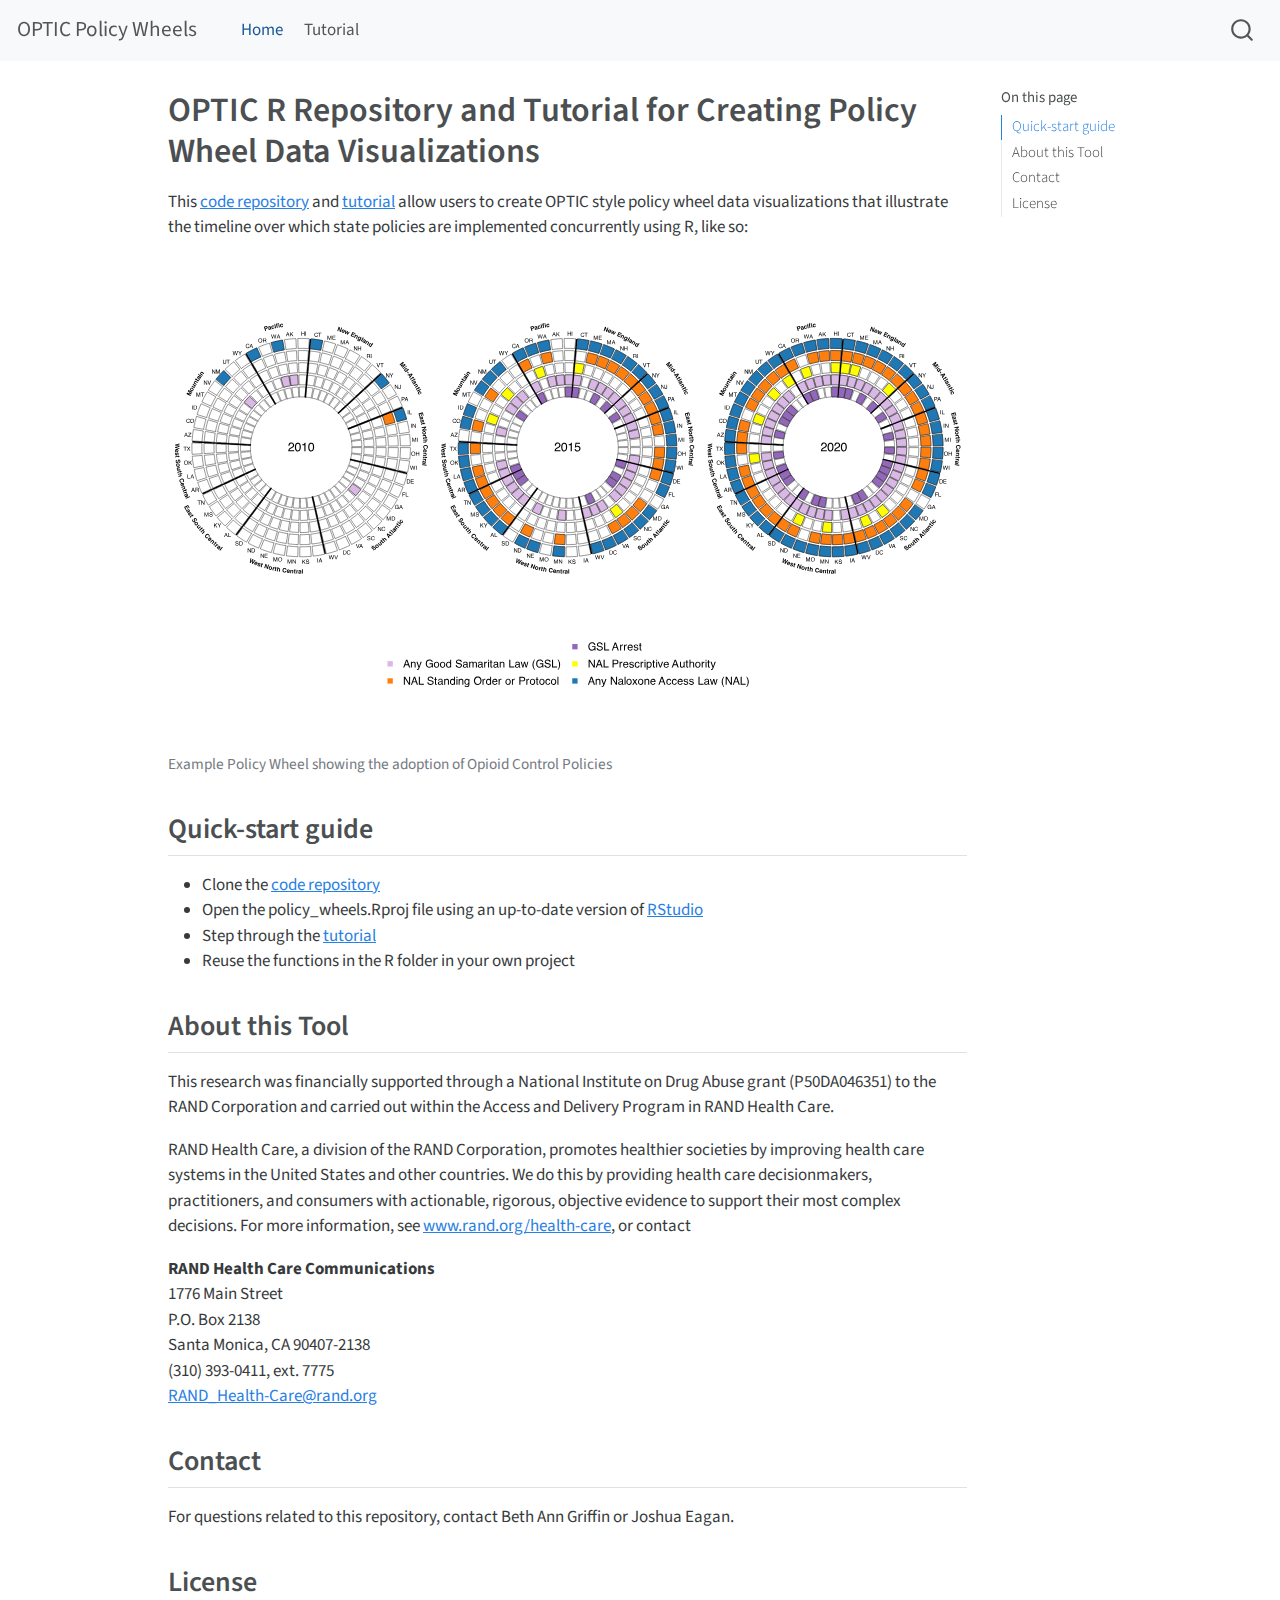
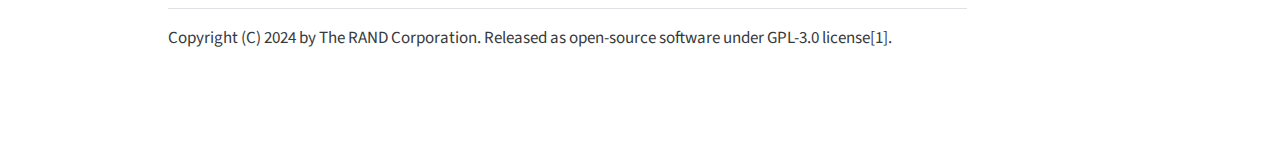
<file: index.html>
<!DOCTYPE html>
<html xmlns="http://www.w3.org/1999/xhtml" lang="en" xml:lang="en"><head>

<meta charset="utf-8">
<meta name="generator" content="quarto-1.4.37">

<meta name="viewport" content="width=device-width, initial-scale=1.0, user-scalable=yes">


<title>OPTIC Policy Wheels - OPTIC R Repository and Tutorial for Creating Policy Wheel Data Visualizations</title>
<style>
code{white-space: pre-wrap;}
span.smallcaps{font-variant: small-caps;}
div.columns{display: flex; gap: min(4vw, 1.5em);}
div.column{flex: auto; overflow-x: auto;}
div.hanging-indent{margin-left: 1.5em; text-indent: -1.5em;}
ul.task-list{list-style: none;}
ul.task-list li input[type="checkbox"] {
  width: 0.8em;
  margin: 0 0.8em 0.2em -1em; /* quarto-specific, see https://github.com/quarto-dev/quarto-cli/issues/4556 */ 
  vertical-align: middle;
}
</style>


<script src="site_libs/quarto-nav/quarto-nav.js"></script>
<script src="site_libs/quarto-nav/headroom.min.js"></script>
<script src="site_libs/clipboard/clipboard.min.js"></script>
<script src="site_libs/quarto-search/autocomplete.umd.js"></script>
<script src="site_libs/quarto-search/fuse.min.js"></script>
<script src="site_libs/quarto-search/quarto-search.js"></script>
<meta name="quarto:offset" content="./">
<script src="site_libs/quarto-html/quarto.js"></script>
<script src="site_libs/quarto-html/popper.min.js"></script>
<script src="site_libs/quarto-html/tippy.umd.min.js"></script>
<script src="site_libs/quarto-html/anchor.min.js"></script>
<link href="site_libs/quarto-html/tippy.css" rel="stylesheet">
<link href="site_libs/quarto-html/quarto-syntax-highlighting.css" rel="stylesheet" id="quarto-text-highlighting-styles">
<script src="site_libs/bootstrap/bootstrap.min.js"></script>
<link href="site_libs/bootstrap/bootstrap-icons.css" rel="stylesheet">
<link href="site_libs/bootstrap/bootstrap.min.css" rel="stylesheet" id="quarto-bootstrap" data-mode="light">
<script id="quarto-search-options" type="application/json">{
  "location": "navbar",
  "copy-button": false,
  "collapse-after": 3,
  "panel-placement": "end",
  "type": "overlay",
  "limit": 20,
  "language": {
    "search-no-results-text": "No results",
    "search-matching-documents-text": "matching documents",
    "search-copy-link-title": "Copy link to search",
    "search-hide-matches-text": "Hide additional matches",
    "search-more-match-text": "more match in this document",
    "search-more-matches-text": "more matches in this document",
    "search-clear-button-title": "Clear",
    "search-detached-cancel-button-title": "Cancel",
    "search-submit-button-title": "Submit"
  }
}</script>


<link rel="stylesheet" href="styles.css">
</head>

<body class="nav-fixed">

<div id="quarto-search-results"></div>
  <header id="quarto-header" class="headroom fixed-top">
    <nav class="navbar navbar-expand-lg navbar-dark ">
      <div class="navbar-container container-fluid">
      <div class="navbar-brand-container">
    <a class="navbar-brand" href="./index.html">
    <span class="navbar-title">OPTIC Policy Wheels</span>
    </a>
  </div>
            <div id="quarto-search" class="" title="Search"></div>
          <button class="navbar-toggler" type="button" data-bs-toggle="collapse" data-bs-target="#navbarCollapse" aria-controls="navbarCollapse" aria-expanded="false" aria-label="Toggle navigation" onclick="if (window.quartoToggleHeadroom) { window.quartoToggleHeadroom(); }">
  <span class="navbar-toggler-icon"></span>
</button>
          <div class="collapse navbar-collapse" id="navbarCollapse">
            <ul class="navbar-nav navbar-nav-scroll me-auto">
  <li class="nav-item">
    <a class="nav-link active" href="./index.html" rel="" target="" aria-current="page">
 <span class="menu-text">Home</span></a>
  </li>  
  <li class="nav-item">
    <a class="nav-link" href="./tutorial.html" rel="" target="">
 <span class="menu-text">Tutorial</span></a>
  </li>  
</ul>
            <div class="quarto-navbar-tools ms-auto">
</div>
          </div> <!-- /navcollapse -->
      </div> <!-- /container-fluid -->
    </nav>
</header>
<!-- content -->
<div id="quarto-content" class="quarto-container page-columns page-rows-contents page-layout-article page-navbar">
<!-- sidebar -->
<!-- margin-sidebar -->
    <div id="quarto-margin-sidebar" class="sidebar margin-sidebar">
        <nav id="TOC" role="doc-toc" class="toc-active">
    <h2 id="toc-title">On this page</h2>
   
  <ul>
  <li><a href="#quick-start-guide" id="toc-quick-start-guide" class="nav-link active" data-scroll-target="#quick-start-guide">Quick-start guide</a></li>
  <li><a href="#about-this-tool" id="toc-about-this-tool" class="nav-link" data-scroll-target="#about-this-tool">About this Tool</a></li>
  <li><a href="#contact" id="toc-contact" class="nav-link" data-scroll-target="#contact">Contact</a></li>
  <li><a href="#license" id="toc-license" class="nav-link" data-scroll-target="#license">License</a></li>
  </ul>
</nav>
    </div>
<!-- main -->
<main class="content" id="quarto-document-content">

<header id="title-block-header" class="quarto-title-block default">
<div class="quarto-title">
<h1 class="title">OPTIC R Repository and Tutorial for Creating Policy Wheel Data Visualizations</h1>
</div>



<div class="quarto-title-meta">

    
  
    
  </div>
  

</header>

<p>This <a href="https://github.com/RANDCorporation/optic-policy-wheels">code repository</a> and <a href="./tutorial.html">tutorial</a> allow users to create OPTIC style policy wheel data visualizations that illustrate the timeline over which state policies are implemented concurrently using R, like so:</p>
<div class="quarto-figure quarto-figure-center">
<figure class="figure">
<p><img src="www/policy_wheel_1.svg" class="img-fluid figure-img"></p>
<figcaption class="figure-caption">Example Policy Wheel showing the adoption of Opioid Control Policies</figcaption>
</figure>
</div>
<section id="quick-start-guide" class="level2">
<h2 class="anchored" data-anchor-id="quick-start-guide">Quick-start guide</h2>
<ul>
<li>Clone the <a href="https://github.com/RANDCorporation/optic-policy-wheels">code repository</a></li>
<li>Open the policy_wheels.Rproj file using an up-to-date version of <a href="https://posit.co/download/rstudio-desktop/">RStudio</a></li>
<li>Step through the <a href="./tutorial.html">tutorial</a></li>
<li>Reuse the functions in the R folder in your own project</li>
</ul>
</section>
<section id="about-this-tool" class="level2">
<h2 class="anchored" data-anchor-id="about-this-tool">About this Tool</h2>
<p>This research was financially supported through a National Institute on Drug Abuse grant (P50DA046351) to the RAND Corporation and carried out within the Access and Delivery Program in RAND Health Care.</p>
<p>RAND Health Care, a division of the RAND Corporation, promotes healthier societies by improving health care systems in the United States and other countries. We do this by providing health care decisionmakers, practitioners, and consumers with actionable, rigorous, objective evidence to support their most complex decisions. For more information, see <a href="https://www.rand.org/health-care">www.rand.org/health-care</a>, or contact</p>
<p><strong>RAND Health Care Communications</strong><br>
1776 Main Street<br>
P.O. Box 2138<br>
Santa Monica, CA 90407-2138<br>
(310) 393-0411, ext. 7775<br>
<a href="mailto:RAND_Health-Care@rand.org" class="email">RAND_Health-Care@rand.org</a></p>
</section>
<section id="contact" class="level2">
<h2 class="anchored" data-anchor-id="contact">Contact</h2>
<p>For questions related to this repository, contact Beth Ann Griffin or Joshua Eagan.</p>
</section>
<section id="license" class="level2">
<h2 class="anchored" data-anchor-id="license">License</h2>
<p>Copyright (C) 2024 by The RAND Corporation. Released as open-source software under GPL-3.0 license[1].</p>


</section>

</main> <!-- /main -->
<script id="quarto-html-after-body" type="application/javascript">
window.document.addEventListener("DOMContentLoaded", function (event) {
  const toggleBodyColorMode = (bsSheetEl) => {
    const mode = bsSheetEl.getAttribute("data-mode");
    const bodyEl = window.document.querySelector("body");
    if (mode === "dark") {
      bodyEl.classList.add("quarto-dark");
      bodyEl.classList.remove("quarto-light");
    } else {
      bodyEl.classList.add("quarto-light");
      bodyEl.classList.remove("quarto-dark");
    }
  }
  const toggleBodyColorPrimary = () => {
    const bsSheetEl = window.document.querySelector("link#quarto-bootstrap");
    if (bsSheetEl) {
      toggleBodyColorMode(bsSheetEl);
    }
  }
  toggleBodyColorPrimary();  
  const icon = "";
  const anchorJS = new window.AnchorJS();
  anchorJS.options = {
    placement: 'right',
    icon: icon
  };
  anchorJS.add('.anchored');
  const isCodeAnnotation = (el) => {
    for (const clz of el.classList) {
      if (clz.startsWith('code-annotation-')) {                     
        return true;
      }
    }
    return false;
  }
  const clipboard = new window.ClipboardJS('.code-copy-button', {
    text: function(trigger) {
      const codeEl = trigger.previousElementSibling.cloneNode(true);
      for (const childEl of codeEl.children) {
        if (isCodeAnnotation(childEl)) {
          childEl.remove();
        }
      }
      return codeEl.innerText;
    }
  });
  clipboard.on('success', function(e) {
    // button target
    const button = e.trigger;
    // don't keep focus
    button.blur();
    // flash "checked"
    button.classList.add('code-copy-button-checked');
    var currentTitle = button.getAttribute("title");
    button.setAttribute("title", "Copied!");
    let tooltip;
    if (window.bootstrap) {
      button.setAttribute("data-bs-toggle", "tooltip");
      button.setAttribute("data-bs-placement", "left");
      button.setAttribute("data-bs-title", "Copied!");
      tooltip = new bootstrap.Tooltip(button, 
        { trigger: "manual", 
          customClass: "code-copy-button-tooltip",
          offset: [0, -8]});
      tooltip.show();    
    }
    setTimeout(function() {
      if (tooltip) {
        tooltip.hide();
        button.removeAttribute("data-bs-title");
        button.removeAttribute("data-bs-toggle");
        button.removeAttribute("data-bs-placement");
      }
      button.setAttribute("title", currentTitle);
      button.classList.remove('code-copy-button-checked');
    }, 1000);
    // clear code selection
    e.clearSelection();
  });
  function tippyHover(el, contentFn) {
    const config = {
      allowHTML: true,
      content: contentFn,
      maxWidth: 500,
      delay: 100,
      arrow: false,
      appendTo: function(el) {
          return el.parentElement;
      },
      interactive: true,
      interactiveBorder: 10,
      theme: 'quarto',
      placement: 'bottom-start'
    };
    window.tippy(el, config); 
  }
  const noterefs = window.document.querySelectorAll('a[role="doc-noteref"]');
  for (var i=0; i<noterefs.length; i++) {
    const ref = noterefs[i];
    tippyHover(ref, function() {
      // use id or data attribute instead here
      let href = ref.getAttribute('data-footnote-href') || ref.getAttribute('href');
      try { href = new URL(href).hash; } catch {}
      const id = href.replace(/^#\/?/, "");
      const note = window.document.getElementById(id);
      return note.innerHTML;
    });
  }
  const xrefs = window.document.querySelectorAll('a.quarto-xref');
  for (var i=0; i<xrefs.length; i++) {
    const xref = xrefs[i];
    tippyHover(xref, function() {
      let href = xref.getAttribute('href');
      try { href = new URL(href).hash; } catch {}
      const id = href.replace(/^#\/?/, "");
      const note = window.document.getElementById(id);
      if (id.startsWith('sec-')) {
        // Special case sections, only their first couple elements
        const container = document.createElement("div");
        if (note.children.length > 2) {
          for (let i = 0; i < 2; i++) {
            container.appendChild(note.children[i].cloneNode(true));
          }
          return container.innerHTML
        } else {
          return note.innerHTML;
        }
      } else {
        return note.innerHTML;
      }
    });
  }
      let selectedAnnoteEl;
      const selectorForAnnotation = ( cell, annotation) => {
        let cellAttr = 'data-code-cell="' + cell + '"';
        let lineAttr = 'data-code-annotation="' +  annotation + '"';
        const selector = 'span[' + cellAttr + '][' + lineAttr + ']';
        return selector;
      }
      const selectCodeLines = (annoteEl) => {
        const doc = window.document;
        const targetCell = annoteEl.getAttribute("data-target-cell");
        const targetAnnotation = annoteEl.getAttribute("data-target-annotation");
        const annoteSpan = window.document.querySelector(selectorForAnnotation(targetCell, targetAnnotation));
        const lines = annoteSpan.getAttribute("data-code-lines").split(",");
        const lineIds = lines.map((line) => {
          return targetCell + "-" + line;
        })
        let top = null;
        let height = null;
        let parent = null;
        if (lineIds.length > 0) {
            //compute the position of the single el (top and bottom and make a div)
            const el = window.document.getElementById(lineIds[0]);
            top = el.offsetTop;
            height = el.offsetHeight;
            parent = el.parentElement.parentElement;
          if (lineIds.length > 1) {
            const lastEl = window.document.getElementById(lineIds[lineIds.length - 1]);
            const bottom = lastEl.offsetTop + lastEl.offsetHeight;
            height = bottom - top;
          }
          if (top !== null && height !== null && parent !== null) {
            // cook up a div (if necessary) and position it 
            let div = window.document.getElementById("code-annotation-line-highlight");
            if (div === null) {
              div = window.document.createElement("div");
              div.setAttribute("id", "code-annotation-line-highlight");
              div.style.position = 'absolute';
              parent.appendChild(div);
            }
            div.style.top = top - 2 + "px";
            div.style.height = height + 4 + "px";
            let gutterDiv = window.document.getElementById("code-annotation-line-highlight-gutter");
            if (gutterDiv === null) {
              gutterDiv = window.document.createElement("div");
              gutterDiv.setAttribute("id", "code-annotation-line-highlight-gutter");
              gutterDiv.style.position = 'absolute';
              const codeCell = window.document.getElementById(targetCell);
              const gutter = codeCell.querySelector('.code-annotation-gutter');
              gutter.appendChild(gutterDiv);
            }
            gutterDiv.style.top = top - 2 + "px";
            gutterDiv.style.height = height + 4 + "px";
          }
          selectedAnnoteEl = annoteEl;
        }
      };
      const unselectCodeLines = () => {
        const elementsIds = ["code-annotation-line-highlight", "code-annotation-line-highlight-gutter"];
        elementsIds.forEach((elId) => {
          const div = window.document.getElementById(elId);
          if (div) {
            div.remove();
          }
        });
        selectedAnnoteEl = undefined;
      };
      // Attach click handler to the DT
      const annoteDls = window.document.querySelectorAll('dt[data-target-cell]');
      for (const annoteDlNode of annoteDls) {
        annoteDlNode.addEventListener('click', (event) => {
          const clickedEl = event.target;
          if (clickedEl !== selectedAnnoteEl) {
            unselectCodeLines();
            const activeEl = window.document.querySelector('dt[data-target-cell].code-annotation-active');
            if (activeEl) {
              activeEl.classList.remove('code-annotation-active');
            }
            selectCodeLines(clickedEl);
            clickedEl.classList.add('code-annotation-active');
          } else {
            // Unselect the line
            unselectCodeLines();
            clickedEl.classList.remove('code-annotation-active');
          }
        });
      }
  const findCites = (el) => {
    const parentEl = el.parentElement;
    if (parentEl) {
      const cites = parentEl.dataset.cites;
      if (cites) {
        return {
          el,
          cites: cites.split(' ')
        };
      } else {
        return findCites(el.parentElement)
      }
    } else {
      return undefined;
    }
  };
  var bibliorefs = window.document.querySelectorAll('a[role="doc-biblioref"]');
  for (var i=0; i<bibliorefs.length; i++) {
    const ref = bibliorefs[i];
    const citeInfo = findCites(ref);
    if (citeInfo) {
      tippyHover(citeInfo.el, function() {
        var popup = window.document.createElement('div');
        citeInfo.cites.forEach(function(cite) {
          var citeDiv = window.document.createElement('div');
          citeDiv.classList.add('hanging-indent');
          citeDiv.classList.add('csl-entry');
          var biblioDiv = window.document.getElementById('ref-' + cite);
          if (biblioDiv) {
            citeDiv.innerHTML = biblioDiv.innerHTML;
          }
          popup.appendChild(citeDiv);
        });
        return popup.innerHTML;
      });
    }
  }
});
</script>
</div> <!-- /content -->



</body></html>
</file>
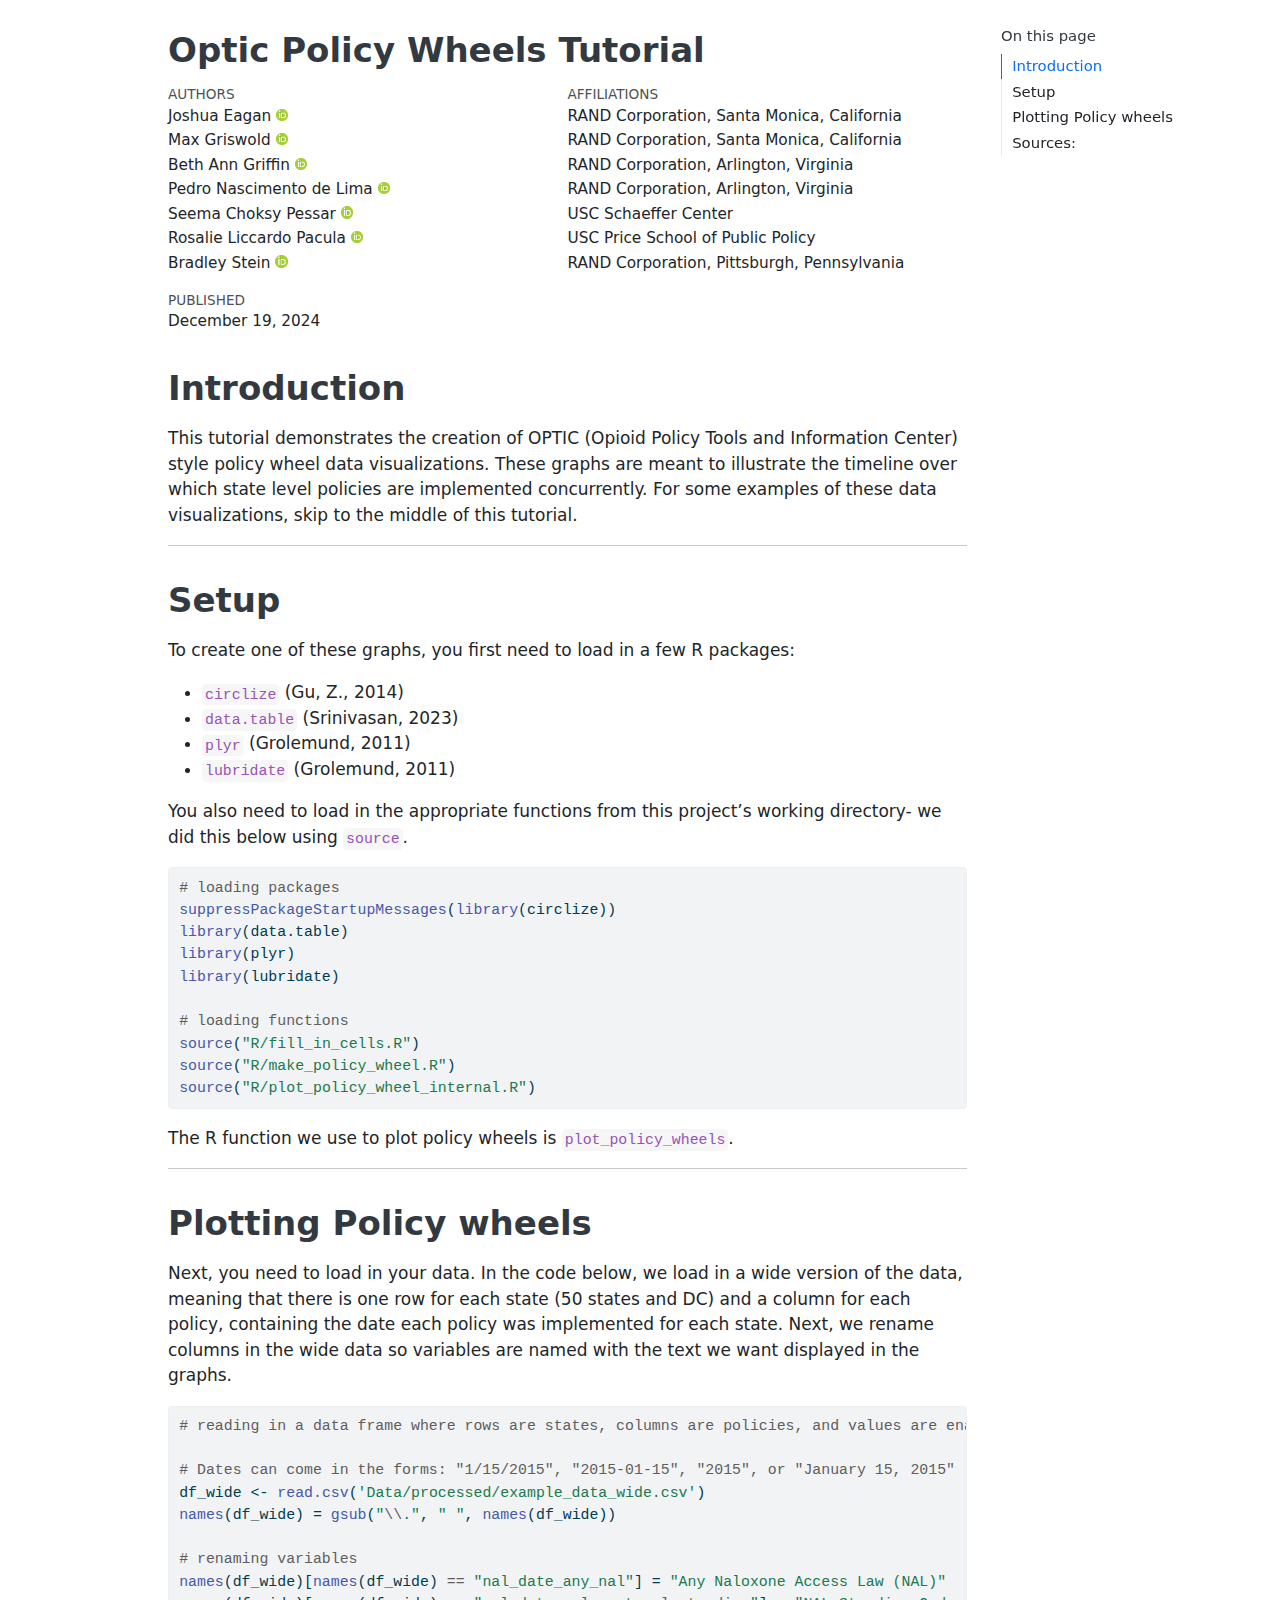
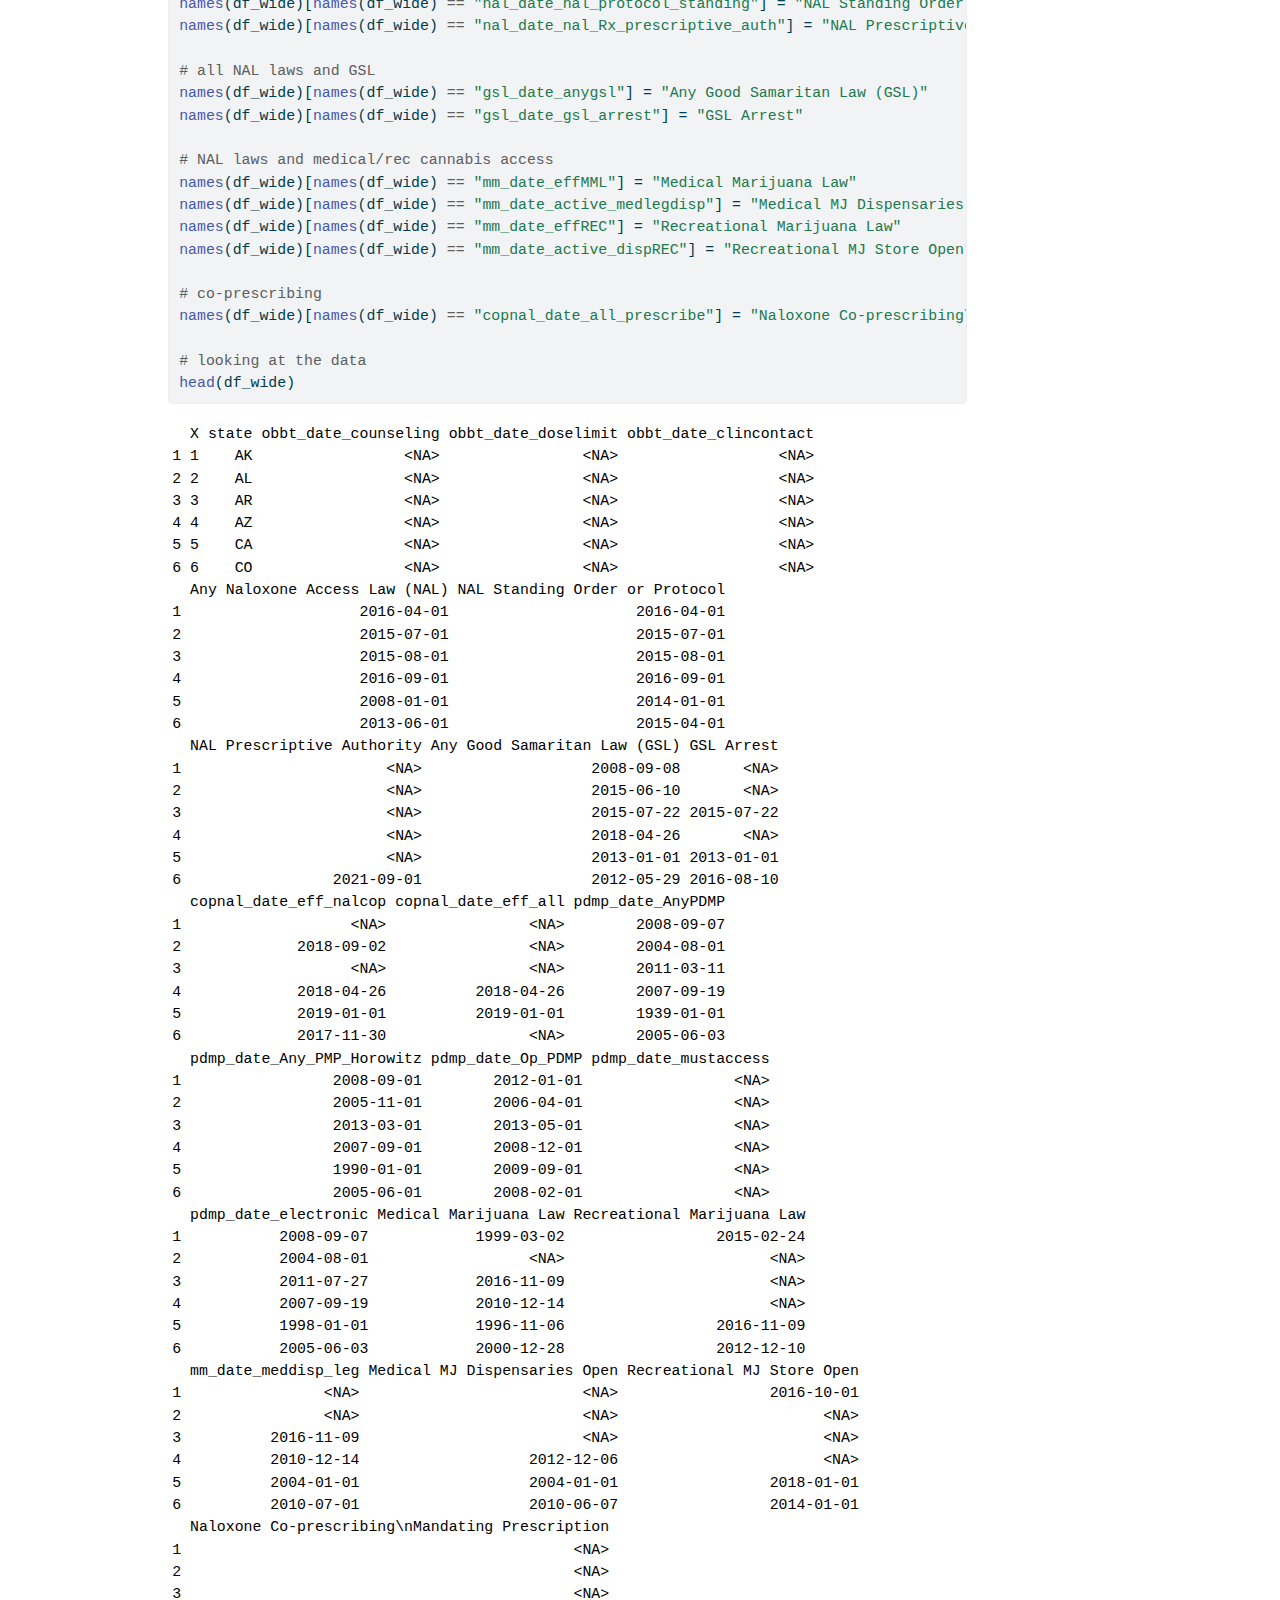
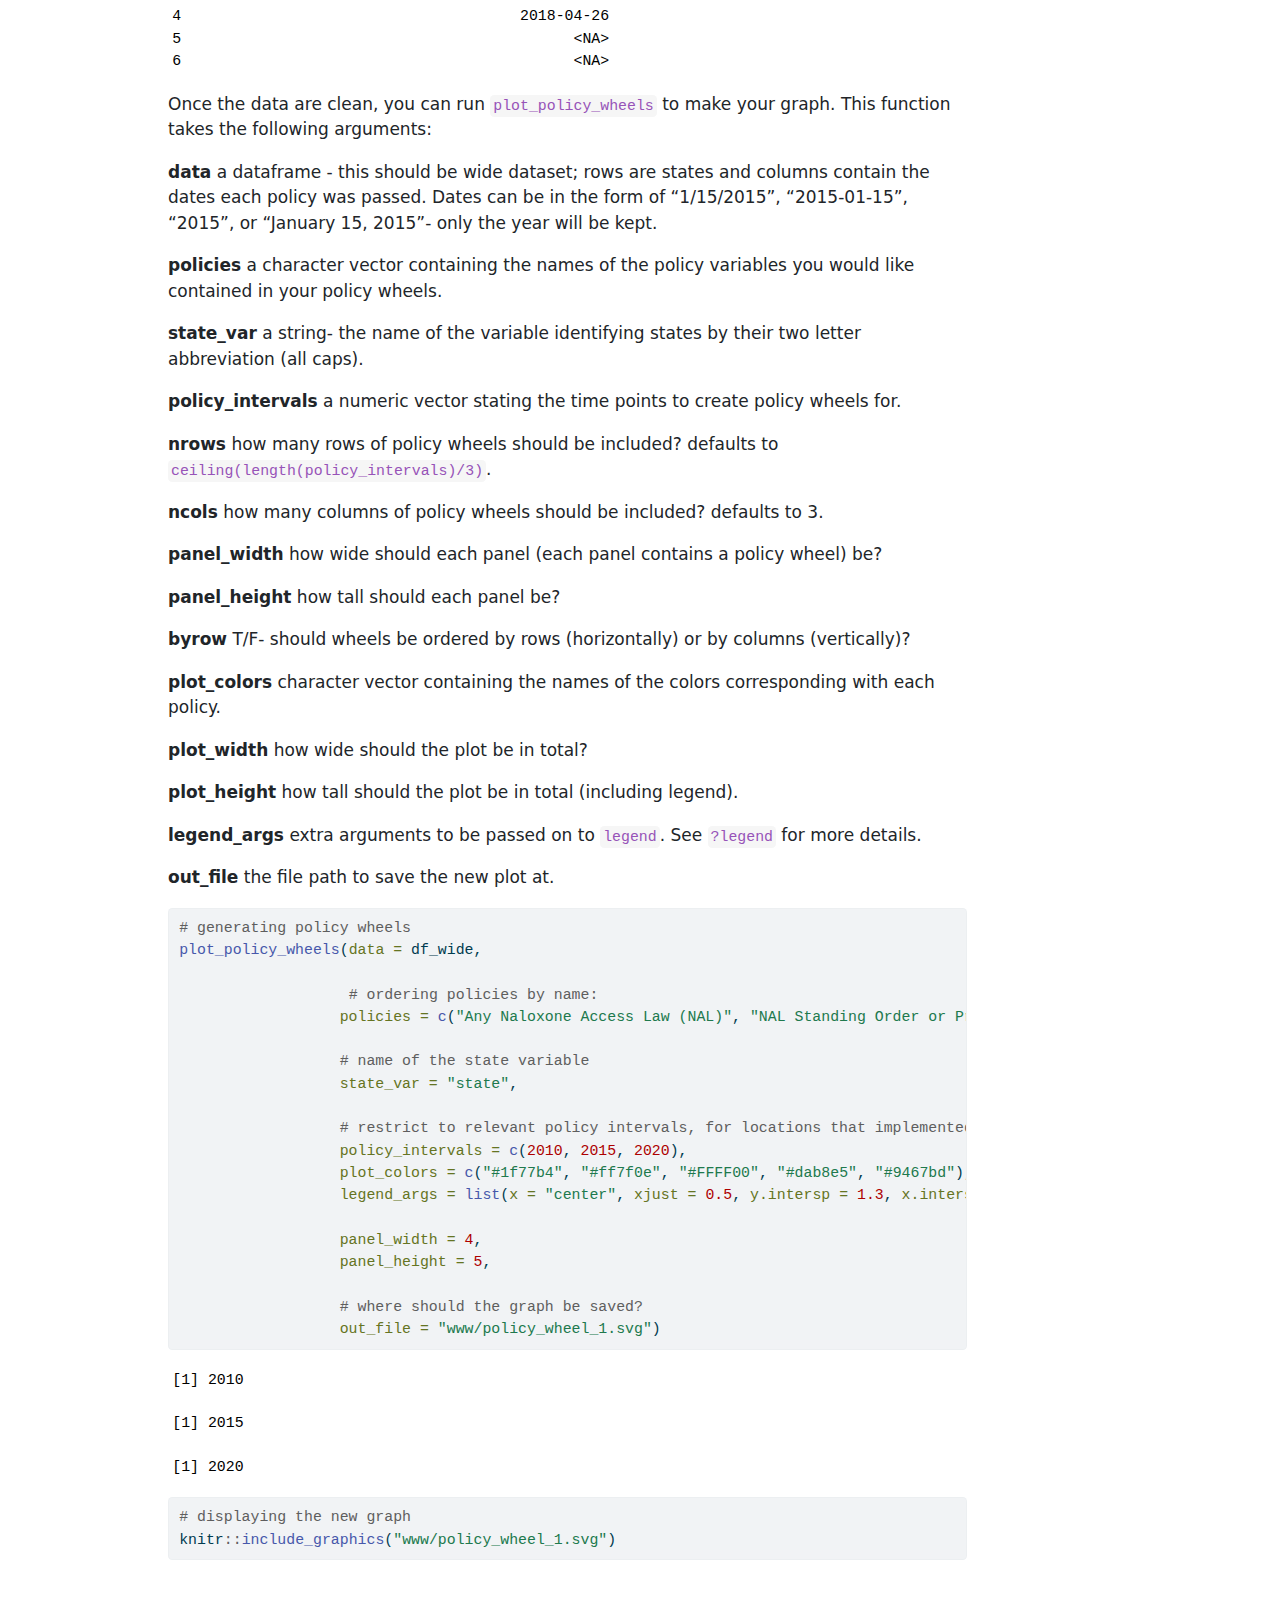
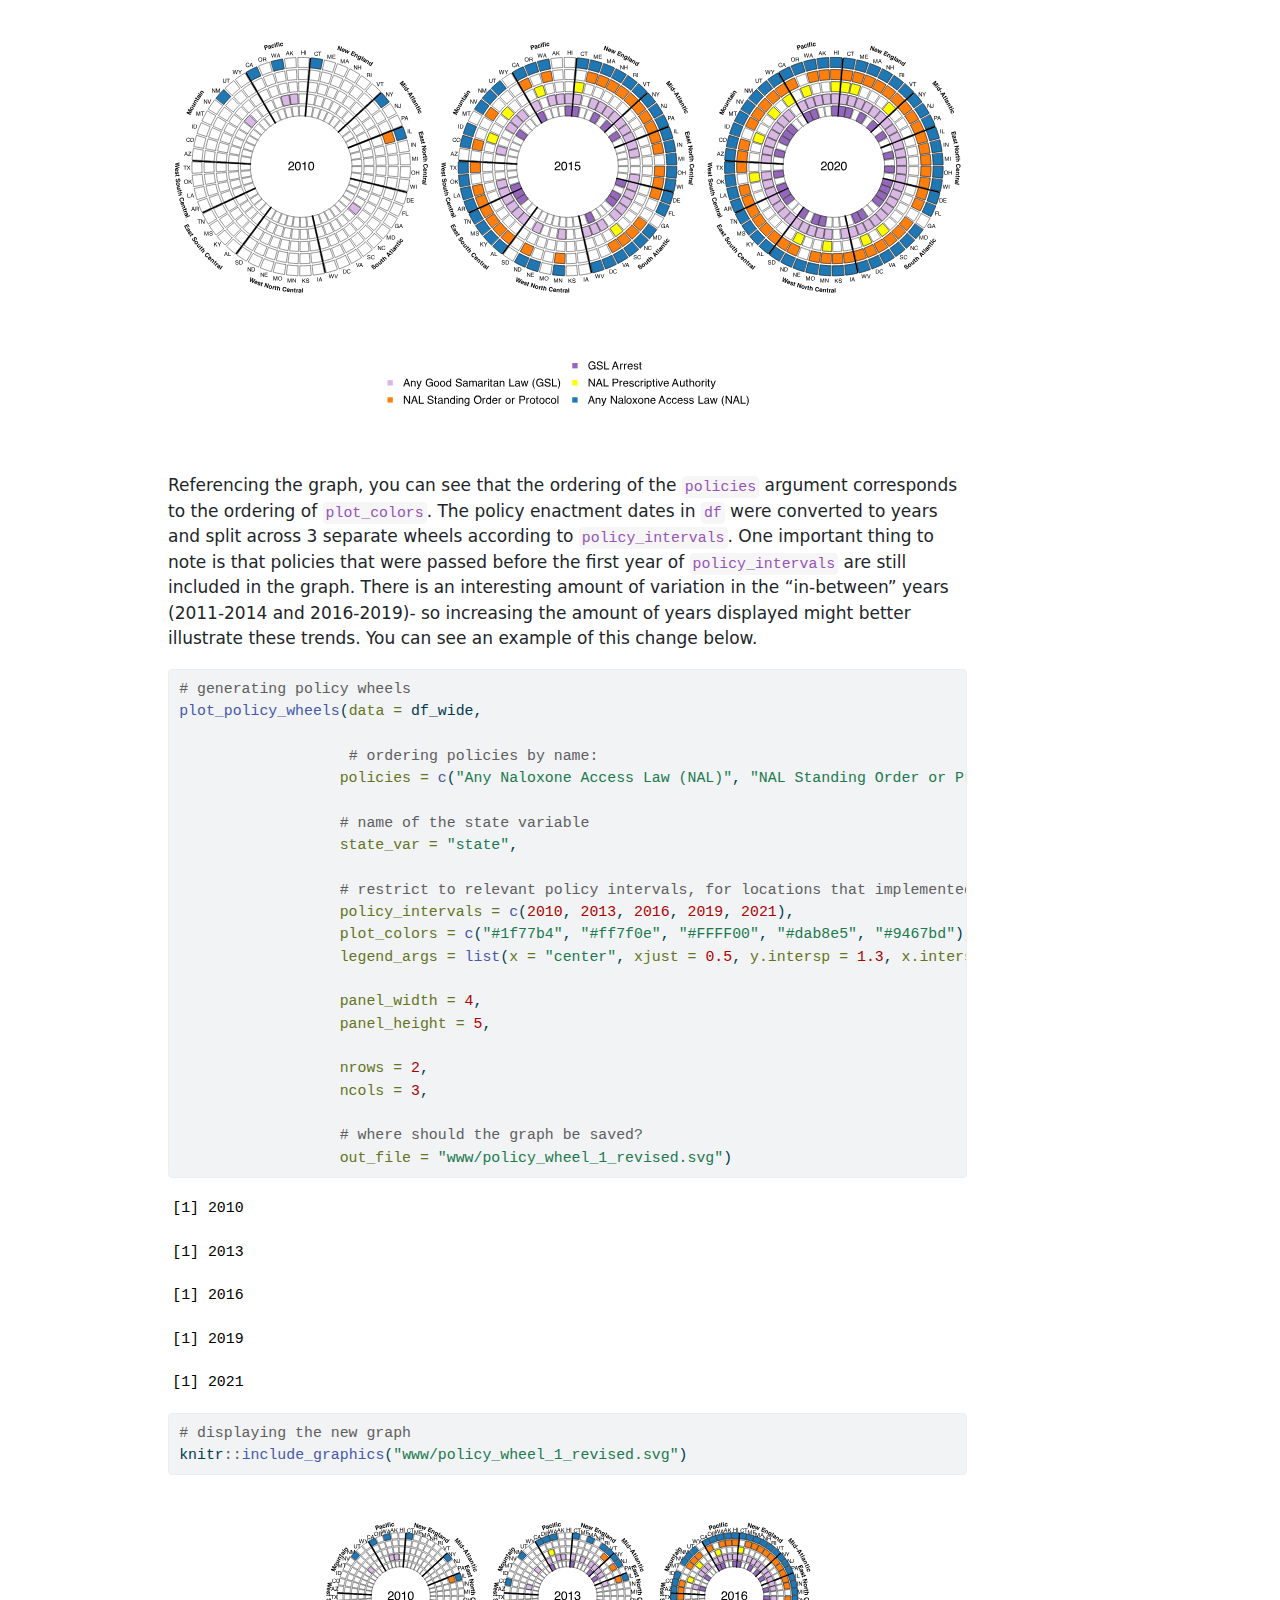
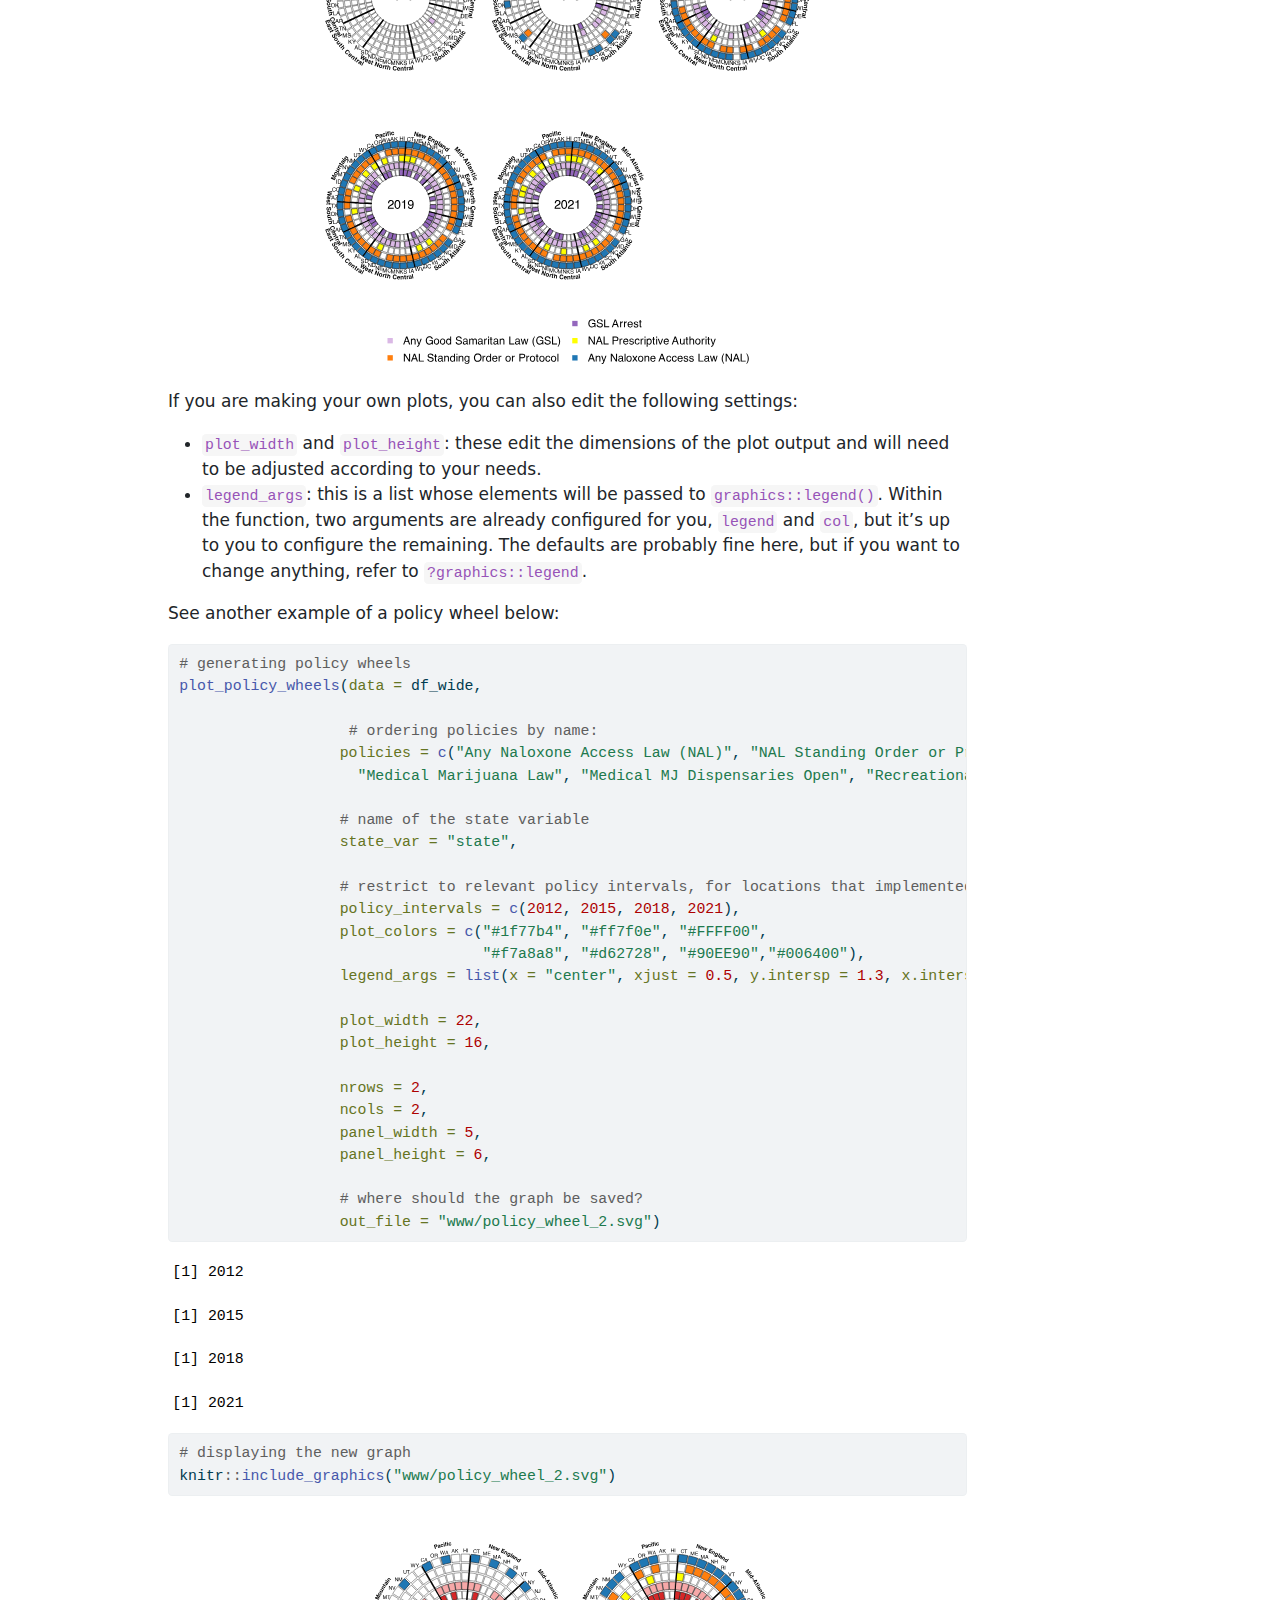
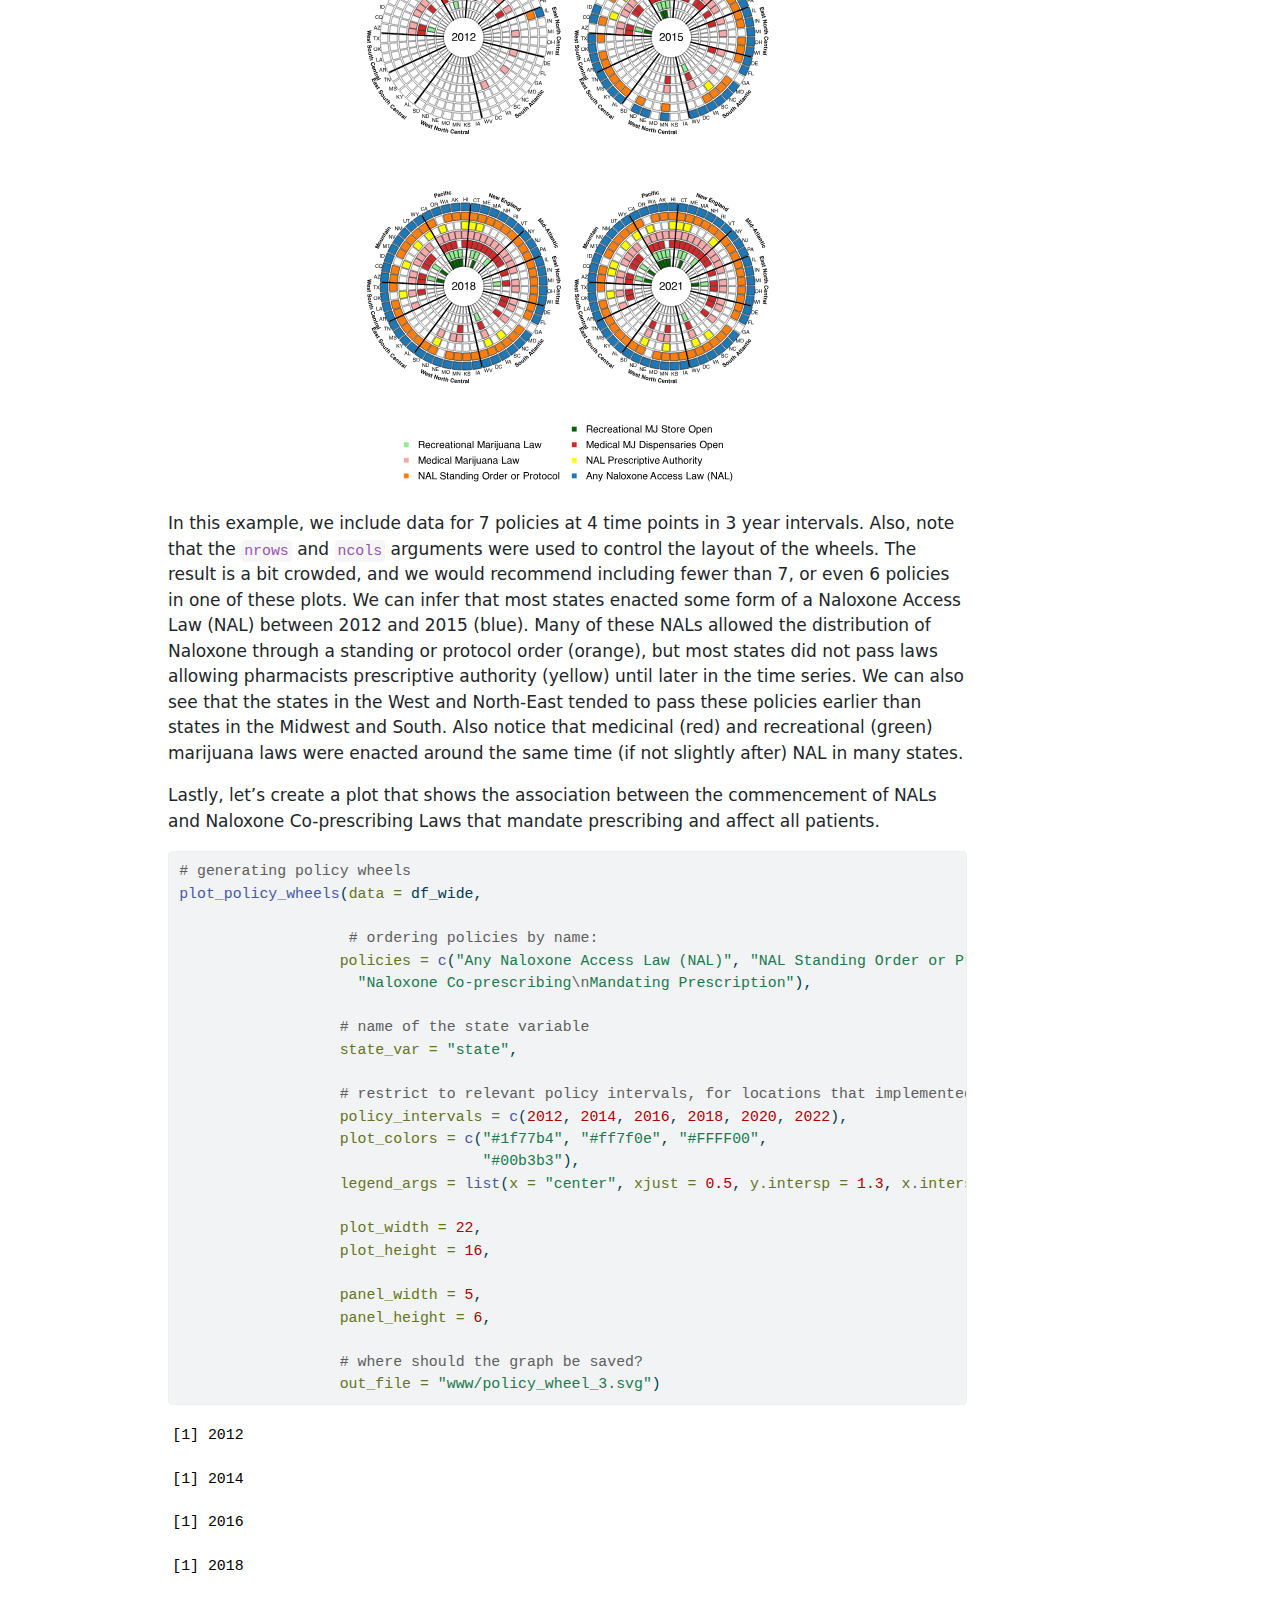
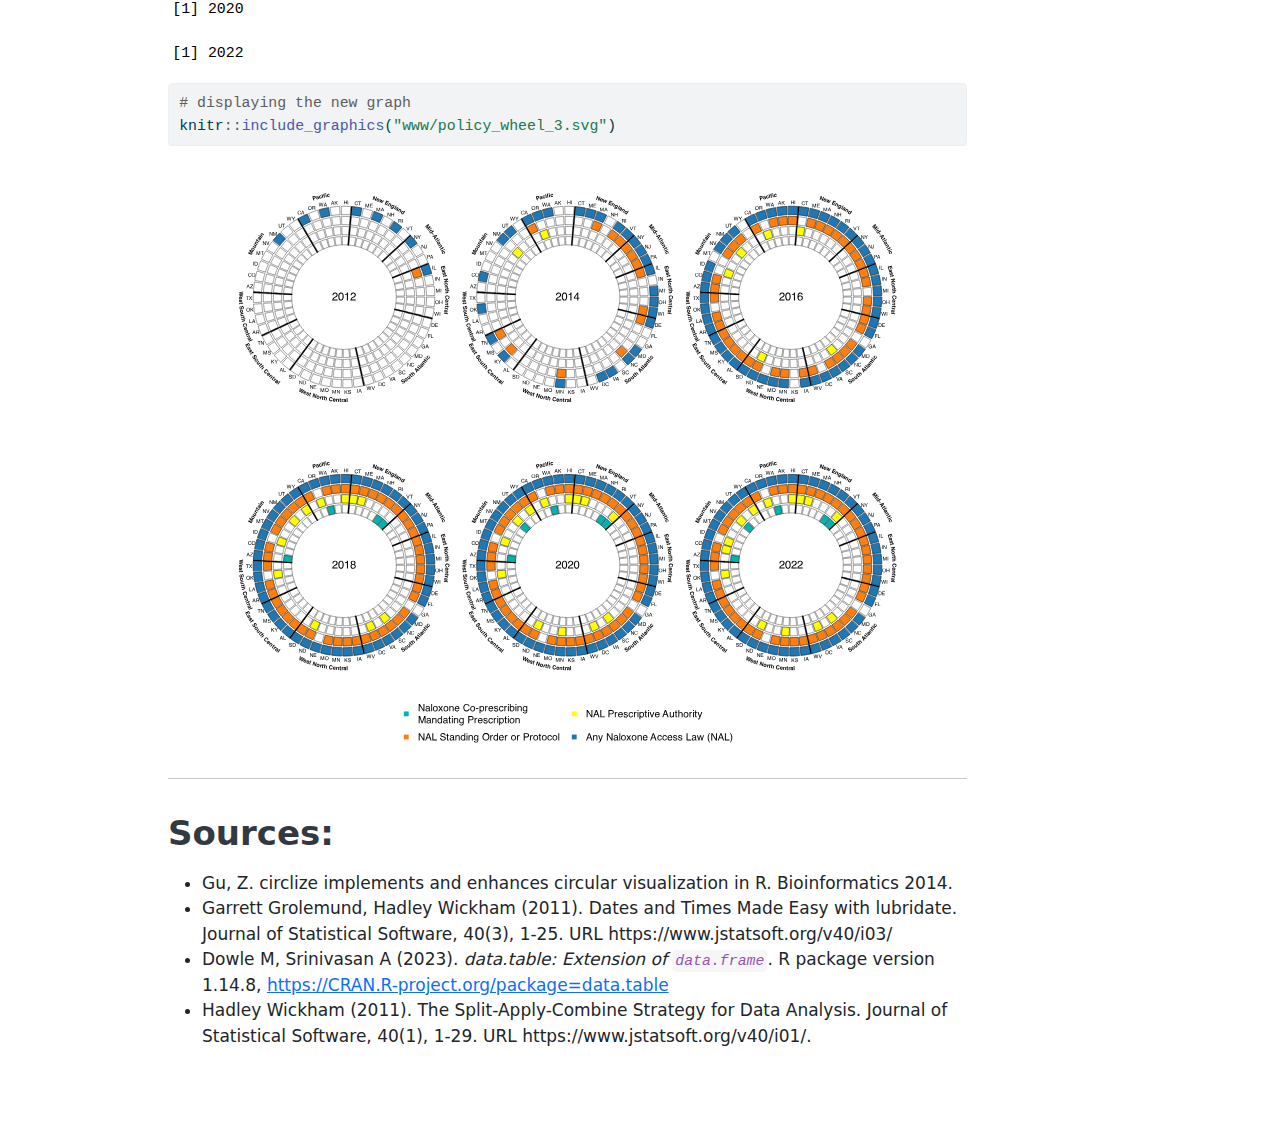
<file: docs/index.html>
<!DOCTYPE html>
<html xmlns="http://www.w3.org/1999/xhtml" lang="en" xml:lang="en"><head>

<meta charset="utf-8">
<meta name="generator" content="quarto-1.4.37">

<meta name="viewport" content="width=device-width, initial-scale=1.0, user-scalable=yes">

<meta name="author" content="Joshua Eagan">
<meta name="author" content="Max Griswold">
<meta name="author" content="Beth Ann Griffin">
<meta name="author" content="Pedro Nascimento de Lima">
<meta name="author" content="Seema Choksy Pessar">
<meta name="author" content="Rosalie Liccardo Pacula">
<meta name="author" content="Bradley Stein">
<meta name="dcterms.date" content="2024-12-19">

<title>Optic Policy Wheels Tutorial</title>
<style>
code{white-space: pre-wrap;}
span.smallcaps{font-variant: small-caps;}
div.columns{display: flex; gap: min(4vw, 1.5em);}
div.column{flex: auto; overflow-x: auto;}
div.hanging-indent{margin-left: 1.5em; text-indent: -1.5em;}
ul.task-list{list-style: none;}
ul.task-list li input[type="checkbox"] {
  width: 0.8em;
  margin: 0 0.8em 0.2em -1em; /* quarto-specific, see https://github.com/quarto-dev/quarto-cli/issues/4556 */ 
  vertical-align: middle;
}
/* CSS for syntax highlighting */
pre > code.sourceCode { white-space: pre; position: relative; }
pre > code.sourceCode > span { display: inline-block; line-height: 1.25; }
pre > code.sourceCode > span:empty { height: 1.2em; }
.sourceCode { overflow: visible; }
code.sourceCode > span { color: inherit; text-decoration: inherit; }
div.sourceCode { margin: 1em 0; }
pre.sourceCode { margin: 0; }
@media screen {
div.sourceCode { overflow: auto; }
}
@media print {
pre > code.sourceCode { white-space: pre-wrap; }
pre > code.sourceCode > span { text-indent: -5em; padding-left: 5em; }
}
pre.numberSource code
  { counter-reset: source-line 0; }
pre.numberSource code > span
  { position: relative; left: -4em; counter-increment: source-line; }
pre.numberSource code > span > a:first-child::before
  { content: counter(source-line);
    position: relative; left: -1em; text-align: right; vertical-align: baseline;
    border: none; display: inline-block;
    -webkit-touch-callout: none; -webkit-user-select: none;
    -khtml-user-select: none; -moz-user-select: none;
    -ms-user-select: none; user-select: none;
    padding: 0 4px; width: 4em;
  }
pre.numberSource { margin-left: 3em;  padding-left: 4px; }
div.sourceCode
  {   }
@media screen {
pre > code.sourceCode > span > a:first-child::before { text-decoration: underline; }
}
</style>


<script src="site_libs/quarto-nav/quarto-nav.js"></script>
<script src="site_libs/clipboard/clipboard.min.js"></script>
<script src="site_libs/quarto-search/autocomplete.umd.js"></script>
<script src="site_libs/quarto-search/fuse.min.js"></script>
<script src="site_libs/quarto-search/quarto-search.js"></script>
<meta name="quarto:offset" content="./">
<script src="site_libs/quarto-html/quarto.js"></script>
<script src="site_libs/quarto-html/popper.min.js"></script>
<script src="site_libs/quarto-html/tippy.umd.min.js"></script>
<script src="site_libs/quarto-html/anchor.min.js"></script>
<link href="site_libs/quarto-html/tippy.css" rel="stylesheet">
<link href="site_libs/quarto-html/quarto-syntax-highlighting.css" rel="stylesheet" id="quarto-text-highlighting-styles">
<script src="site_libs/bootstrap/bootstrap.min.js"></script>
<link href="site_libs/bootstrap/bootstrap-icons.css" rel="stylesheet">
<link href="site_libs/bootstrap/bootstrap.min.css" rel="stylesheet" id="quarto-bootstrap" data-mode="light">
<script id="quarto-search-options" type="application/json">{
  "location": "sidebar",
  "copy-button": false,
  "collapse-after": 3,
  "panel-placement": "start",
  "type": "textbox",
  "limit": 20,
  "language": {
    "search-no-results-text": "No results",
    "search-matching-documents-text": "matching documents",
    "search-copy-link-title": "Copy link to search",
    "search-hide-matches-text": "Hide additional matches",
    "search-more-match-text": "more match in this document",
    "search-more-matches-text": "more matches in this document",
    "search-clear-button-title": "Clear",
    "search-detached-cancel-button-title": "Cancel",
    "search-submit-button-title": "Submit"
  }
}</script>


</head>

<body>

<div id="quarto-search-results"></div>
<!-- content -->
<div id="quarto-content" class="quarto-container page-columns page-rows-contents page-layout-article">
<!-- sidebar -->
<!-- margin-sidebar -->
    <div id="quarto-margin-sidebar" class="sidebar margin-sidebar">
        <nav id="TOC" role="doc-toc" class="toc-active">
    <h2 id="toc-title">On this page</h2>
   
  <ul>
  <li><a href="#introduction" id="toc-introduction" class="nav-link active" data-scroll-target="#introduction">Introduction</a></li>
  <li><a href="#setup" id="toc-setup" class="nav-link" data-scroll-target="#setup">Setup</a></li>
  <li><a href="#plotting-policy-wheels" id="toc-plotting-policy-wheels" class="nav-link" data-scroll-target="#plotting-policy-wheels">Plotting Policy wheels</a></li>
  <li><a href="#sources" id="toc-sources" class="nav-link" data-scroll-target="#sources">Sources:</a></li>
  </ul>
</nav>
    </div>
<!-- main -->
<main class="content" id="quarto-document-content">

<header id="title-block-header" class="quarto-title-block default">
<div class="quarto-title">
<h1 class="title">Optic Policy Wheels Tutorial</h1>
</div>


<div class="quarto-title-meta-author">
  <div class="quarto-title-meta-heading">Authors</div>
  <div class="quarto-title-meta-heading">Affiliations</div>
  
    <div class="quarto-title-meta-contents">
    <p class="author">Joshua Eagan <a href="https://orcid.org/0000-0001-7058-1443" class="quarto-title-author-orcid"> <img src="[data-uri]"></a></p>
  </div>
    <div class="quarto-title-meta-contents">
        <p class="affiliation">
            RAND Corporation, Santa Monica, California
          </p>
      </div>
      <div class="quarto-title-meta-contents">
    <p class="author">Max Griswold <a href="https://orcid.org/0000-0002-6387-128X" class="quarto-title-author-orcid"> <img src="[data-uri]"></a></p>
  </div>
    <div class="quarto-title-meta-contents">
        <p class="affiliation">
            RAND Corporation, Santa Monica, California
          </p>
      </div>
      <div class="quarto-title-meta-contents">
    <p class="author">Beth Ann Griffin <a href="https://orcid.org/0000-0002-2391-4601" class="quarto-title-author-orcid"> <img src="[data-uri]"></a></p>
  </div>
    <div class="quarto-title-meta-contents">
        <p class="affiliation">
            RAND Corporation, Arlington, Virginia
          </p>
      </div>
      <div class="quarto-title-meta-contents">
    <p class="author">Pedro Nascimento de Lima <a href="https://orcid.org/0000-0001-9057-198X" class="quarto-title-author-orcid"> <img src="[data-uri]"></a></p>
  </div>
    <div class="quarto-title-meta-contents">
        <p class="affiliation">
            RAND Corporation, Arlington, Virginia
          </p>
      </div>
      <div class="quarto-title-meta-contents">
    <p class="author">Seema Choksy Pessar <a href="https://orcid.org/0000-0003-2942-3974" class="quarto-title-author-orcid"> <img src="[data-uri]"></a></p>
  </div>
    <div class="quarto-title-meta-contents">
        <p class="affiliation">
            USC Schaeffer Center
          </p>
      </div>
      <div class="quarto-title-meta-contents">
    <p class="author">Rosalie Liccardo Pacula <a href="https://orcid.org/0000-0002-6145-9865" class="quarto-title-author-orcid"> <img src="[data-uri]"></a></p>
  </div>
    <div class="quarto-title-meta-contents">
        <p class="affiliation">
            USC Price School of Public Policy
          </p>
      </div>
      <div class="quarto-title-meta-contents">
    <p class="author">Bradley Stein <a href="https://orcid.org/0000-0003-1544-458X" class="quarto-title-author-orcid"> <img src="[data-uri]"></a></p>
  </div>
    <div class="quarto-title-meta-contents">
        <p class="affiliation">
            RAND Corporation, Pittsburgh, Pennsylvania
          </p>
      </div>
    </div>

<div class="quarto-title-meta">

      
    <div>
    <div class="quarto-title-meta-heading">Published</div>
    <div class="quarto-title-meta-contents">
      <p class="date">December 19, 2024</p>
    </div>
  </div>
  
    
  </div>
  

</header>

<section id="introduction" class="level1">
<h1>Introduction</h1>
<p>This tutorial demonstrates the creation of OPTIC (Opioid Policy Tools and Information Center) style policy wheel data visualizations. These graphs are meant to illustrate the timeline over which state level policies are implemented concurrently. For some examples of these data visualizations, skip to the middle of this tutorial.</p>
<hr>
</section>
<section id="setup" class="level1">
<h1>Setup</h1>
<p>To create one of these graphs, you first need to load in a few R packages:</p>
<ul>
<li><code>circlize</code> (Gu, Z., 2014)</li>
<li><code>data.table</code> (Srinivasan, 2023)</li>
<li><code>plyr</code> (Grolemund, 2011)</li>
<li><code>lubridate</code> (Grolemund, 2011)</li>
</ul>
<p>You also need to load in the appropriate functions from this project’s working directory- we did this below using <code>source</code>.</p>
<div class="cell">
<div class="sourceCode cell-code" id="cb1"><pre class="sourceCode r code-with-copy"><code class="sourceCode r"><span id="cb1-1"><a href="#cb1-1" aria-hidden="true" tabindex="-1"></a><span class="co"># loading packages</span></span>
<span id="cb1-2"><a href="#cb1-2" aria-hidden="true" tabindex="-1"></a><span class="fu">suppressPackageStartupMessages</span>(<span class="fu">library</span>(circlize))</span>
<span id="cb1-3"><a href="#cb1-3" aria-hidden="true" tabindex="-1"></a><span class="fu">library</span>(data.table)</span>
<span id="cb1-4"><a href="#cb1-4" aria-hidden="true" tabindex="-1"></a><span class="fu">library</span>(plyr)</span>
<span id="cb1-5"><a href="#cb1-5" aria-hidden="true" tabindex="-1"></a><span class="fu">library</span>(lubridate)</span>
<span id="cb1-6"><a href="#cb1-6" aria-hidden="true" tabindex="-1"></a></span>
<span id="cb1-7"><a href="#cb1-7" aria-hidden="true" tabindex="-1"></a><span class="co"># loading functions</span></span>
<span id="cb1-8"><a href="#cb1-8" aria-hidden="true" tabindex="-1"></a><span class="fu">source</span>(<span class="st">"R/fill_in_cells.R"</span>)</span>
<span id="cb1-9"><a href="#cb1-9" aria-hidden="true" tabindex="-1"></a><span class="fu">source</span>(<span class="st">"R/make_policy_wheel.R"</span>)</span>
<span id="cb1-10"><a href="#cb1-10" aria-hidden="true" tabindex="-1"></a><span class="fu">source</span>(<span class="st">"R/plot_policy_wheel_internal.R"</span>)</span></code><button title="Copy to Clipboard" class="code-copy-button"><i class="bi"></i></button></pre></div>
</div>
<p>The R function we use to plot policy wheels is <code>plot_policy_wheels</code>.</p>
<hr>
</section>
<section id="plotting-policy-wheels" class="level1">
<h1>Plotting Policy wheels</h1>
<p>Next, you need to load in your data. In the code below, we load in a wide version of the data, meaning that there is one row for each state (50 states and DC) and a column for each policy, containing the date each policy was implemented for each state. Next, we rename columns in the wide data so variables are named with the text we want displayed in the graphs.</p>
<div class="cell">
<div class="sourceCode cell-code" id="cb2"><pre class="sourceCode r code-with-copy"><code class="sourceCode r"><span id="cb2-1"><a href="#cb2-1" aria-hidden="true" tabindex="-1"></a><span class="co"># reading in a data frame where rows are states, columns are policies, and values are enactment dates</span></span>
<span id="cb2-2"><a href="#cb2-2" aria-hidden="true" tabindex="-1"></a></span>
<span id="cb2-3"><a href="#cb2-3" aria-hidden="true" tabindex="-1"></a><span class="co"># Dates can come in the forms: "1/15/2015", "2015-01-15", "2015", or "January 15, 2015"</span></span>
<span id="cb2-4"><a href="#cb2-4" aria-hidden="true" tabindex="-1"></a>df_wide <span class="ot">&lt;-</span> <span class="fu">read.csv</span>(<span class="st">'Data/processed/example_data_wide.csv'</span>)</span>
<span id="cb2-5"><a href="#cb2-5" aria-hidden="true" tabindex="-1"></a><span class="fu">names</span>(df_wide) <span class="ot">=</span> <span class="fu">gsub</span>(<span class="st">"</span><span class="sc">\\</span><span class="st">."</span>, <span class="st">" "</span>, <span class="fu">names</span>(df_wide))</span>
<span id="cb2-6"><a href="#cb2-6" aria-hidden="true" tabindex="-1"></a></span>
<span id="cb2-7"><a href="#cb2-7" aria-hidden="true" tabindex="-1"></a><span class="co"># renaming variables</span></span>
<span id="cb2-8"><a href="#cb2-8" aria-hidden="true" tabindex="-1"></a><span class="fu">names</span>(df_wide)[<span class="fu">names</span>(df_wide) <span class="sc">==</span> <span class="st">"nal_date_any_nal"</span>] <span class="ot">=</span> <span class="st">"Any Naloxone Access Law (NAL)"</span></span>
<span id="cb2-9"><a href="#cb2-9" aria-hidden="true" tabindex="-1"></a><span class="fu">names</span>(df_wide)[<span class="fu">names</span>(df_wide) <span class="sc">==</span> <span class="st">"nal_date_nal_protocol_standing"</span>] <span class="ot">=</span> <span class="st">"NAL Standing Order or Protocol"</span></span>
<span id="cb2-10"><a href="#cb2-10" aria-hidden="true" tabindex="-1"></a><span class="fu">names</span>(df_wide)[<span class="fu">names</span>(df_wide) <span class="sc">==</span> <span class="st">"nal_date_nal_Rx_prescriptive_auth"</span>] <span class="ot">=</span> <span class="st">"NAL Prescriptive Authority"</span></span>
<span id="cb2-11"><a href="#cb2-11" aria-hidden="true" tabindex="-1"></a></span>
<span id="cb2-12"><a href="#cb2-12" aria-hidden="true" tabindex="-1"></a><span class="co"># all NAL laws and GSL</span></span>
<span id="cb2-13"><a href="#cb2-13" aria-hidden="true" tabindex="-1"></a><span class="fu">names</span>(df_wide)[<span class="fu">names</span>(df_wide) <span class="sc">==</span> <span class="st">"gsl_date_anygsl"</span>] <span class="ot">=</span> <span class="st">"Any Good Samaritan Law (GSL)"</span></span>
<span id="cb2-14"><a href="#cb2-14" aria-hidden="true" tabindex="-1"></a><span class="fu">names</span>(df_wide)[<span class="fu">names</span>(df_wide) <span class="sc">==</span> <span class="st">"gsl_date_gsl_arrest"</span>] <span class="ot">=</span> <span class="st">"GSL Arrest"</span></span>
<span id="cb2-15"><a href="#cb2-15" aria-hidden="true" tabindex="-1"></a></span>
<span id="cb2-16"><a href="#cb2-16" aria-hidden="true" tabindex="-1"></a><span class="co"># NAL laws and medical/rec cannabis access </span></span>
<span id="cb2-17"><a href="#cb2-17" aria-hidden="true" tabindex="-1"></a><span class="fu">names</span>(df_wide)[<span class="fu">names</span>(df_wide) <span class="sc">==</span> <span class="st">"mm_date_effMML"</span>] <span class="ot">=</span> <span class="st">"Medical Marijuana Law"</span></span>
<span id="cb2-18"><a href="#cb2-18" aria-hidden="true" tabindex="-1"></a><span class="fu">names</span>(df_wide)[<span class="fu">names</span>(df_wide) <span class="sc">==</span> <span class="st">"mm_date_active_medlegdisp"</span>] <span class="ot">=</span> <span class="st">"Medical MJ Dispensaries Open"</span></span>
<span id="cb2-19"><a href="#cb2-19" aria-hidden="true" tabindex="-1"></a><span class="fu">names</span>(df_wide)[<span class="fu">names</span>(df_wide) <span class="sc">==</span> <span class="st">"mm_date_effREC"</span>] <span class="ot">=</span> <span class="st">"Recreational Marijuana Law"</span></span>
<span id="cb2-20"><a href="#cb2-20" aria-hidden="true" tabindex="-1"></a><span class="fu">names</span>(df_wide)[<span class="fu">names</span>(df_wide) <span class="sc">==</span> <span class="st">"mm_date_active_dispREC"</span>] <span class="ot">=</span> <span class="st">"Recreational MJ Store Open"</span></span>
<span id="cb2-21"><a href="#cb2-21" aria-hidden="true" tabindex="-1"></a></span>
<span id="cb2-22"><a href="#cb2-22" aria-hidden="true" tabindex="-1"></a><span class="co"># co-prescribing</span></span>
<span id="cb2-23"><a href="#cb2-23" aria-hidden="true" tabindex="-1"></a><span class="fu">names</span>(df_wide)[<span class="fu">names</span>(df_wide) <span class="sc">==</span> <span class="st">"copnal_date_all_prescribe"</span>] <span class="ot">=</span> <span class="st">"Naloxone Co-prescribing</span><span class="sc">\n</span><span class="st">Mandating Prescription"</span></span>
<span id="cb2-24"><a href="#cb2-24" aria-hidden="true" tabindex="-1"></a></span>
<span id="cb2-25"><a href="#cb2-25" aria-hidden="true" tabindex="-1"></a><span class="co"># looking at the data</span></span>
<span id="cb2-26"><a href="#cb2-26" aria-hidden="true" tabindex="-1"></a><span class="fu">head</span>(df_wide)</span></code><button title="Copy to Clipboard" class="code-copy-button"><i class="bi"></i></button></pre></div>
<div class="cell-output cell-output-stdout">
<pre><code>  X state obbt_date_counseling obbt_date_doselimit obbt_date_clincontact
1 1    AK                 &lt;NA&gt;                &lt;NA&gt;                  &lt;NA&gt;
2 2    AL                 &lt;NA&gt;                &lt;NA&gt;                  &lt;NA&gt;
3 3    AR                 &lt;NA&gt;                &lt;NA&gt;                  &lt;NA&gt;
4 4    AZ                 &lt;NA&gt;                &lt;NA&gt;                  &lt;NA&gt;
5 5    CA                 &lt;NA&gt;                &lt;NA&gt;                  &lt;NA&gt;
6 6    CO                 &lt;NA&gt;                &lt;NA&gt;                  &lt;NA&gt;
  Any Naloxone Access Law (NAL) NAL Standing Order or Protocol
1                    2016-04-01                     2016-04-01
2                    2015-07-01                     2015-07-01
3                    2015-08-01                     2015-08-01
4                    2016-09-01                     2016-09-01
5                    2008-01-01                     2014-01-01
6                    2013-06-01                     2015-04-01
  NAL Prescriptive Authority Any Good Samaritan Law (GSL) GSL Arrest
1                       &lt;NA&gt;                   2008-09-08       &lt;NA&gt;
2                       &lt;NA&gt;                   2015-06-10       &lt;NA&gt;
3                       &lt;NA&gt;                   2015-07-22 2015-07-22
4                       &lt;NA&gt;                   2018-04-26       &lt;NA&gt;
5                       &lt;NA&gt;                   2013-01-01 2013-01-01
6                 2021-09-01                   2012-05-29 2016-08-10
  copnal_date_eff_nalcop copnal_date_eff_all pdmp_date_AnyPDMP
1                   &lt;NA&gt;                &lt;NA&gt;        2008-09-07
2             2018-09-02                &lt;NA&gt;        2004-08-01
3                   &lt;NA&gt;                &lt;NA&gt;        2011-03-11
4             2018-04-26          2018-04-26        2007-09-19
5             2019-01-01          2019-01-01        1939-01-01
6             2017-11-30                &lt;NA&gt;        2005-06-03
  pdmp_date_Any_PMP_Horowitz pdmp_date_Op_PDMP pdmp_date_mustaccess
1                 2008-09-01        2012-01-01                 &lt;NA&gt;
2                 2005-11-01        2006-04-01                 &lt;NA&gt;
3                 2013-03-01        2013-05-01                 &lt;NA&gt;
4                 2007-09-01        2008-12-01                 &lt;NA&gt;
5                 1990-01-01        2009-09-01                 &lt;NA&gt;
6                 2005-06-01        2008-02-01                 &lt;NA&gt;
  pdmp_date_electronic Medical Marijuana Law Recreational Marijuana Law
1           2008-09-07            1999-03-02                 2015-02-24
2           2004-08-01                  &lt;NA&gt;                       &lt;NA&gt;
3           2011-07-27            2016-11-09                       &lt;NA&gt;
4           2007-09-19            2010-12-14                       &lt;NA&gt;
5           1998-01-01            1996-11-06                 2016-11-09
6           2005-06-03            2000-12-28                 2012-12-10
  mm_date_meddisp_leg Medical MJ Dispensaries Open Recreational MJ Store Open
1                &lt;NA&gt;                         &lt;NA&gt;                 2016-10-01
2                &lt;NA&gt;                         &lt;NA&gt;                       &lt;NA&gt;
3          2016-11-09                         &lt;NA&gt;                       &lt;NA&gt;
4          2010-12-14                   2012-12-06                       &lt;NA&gt;
5          2004-01-01                   2004-01-01                 2018-01-01
6          2010-07-01                   2010-06-07                 2014-01-01
  Naloxone Co-prescribing\nMandating Prescription
1                                            &lt;NA&gt;
2                                            &lt;NA&gt;
3                                            &lt;NA&gt;
4                                      2018-04-26
5                                            &lt;NA&gt;
6                                            &lt;NA&gt;</code></pre>
</div>
</div>
<p>Once the data are clean, you can run <code>plot_policy_wheels</code> to make your graph. This function takes the following arguments:</p>
<p><strong>data</strong> a dataframe - this should be wide dataset; rows are states and columns contain the dates each policy was passed. Dates can be in the form of “1/15/2015”, “2015-01-15”, “2015”, or “January 15, 2015”- only the year will be kept.</p>
<p><strong>policies</strong> a character vector containing the names of the policy variables you would like contained in your policy wheels.</p>
<p><strong>state_var</strong> a string- the name of the variable identifying states by their two letter abbreviation (all caps).</p>
<p><strong>policy_intervals</strong> a numeric vector stating the time points to create policy wheels for.</p>
<p><strong>nrows</strong> how many rows of policy wheels should be included? defaults to <code>ceiling(length(policy_intervals)/3)</code>.</p>
<p><strong>ncols</strong> how many columns of policy wheels should be included? defaults to 3.</p>
<p><strong>panel_width</strong> how wide should each panel (each panel contains a policy wheel) be?</p>
<p><strong>panel_height</strong> how tall should each panel be?</p>
<p><strong>byrow</strong> T/F- should wheels be ordered by rows (horizontally) or by columns (vertically)?</p>
<p><strong>plot_colors</strong> character vector containing the names of the colors corresponding with each policy.</p>
<p><strong>plot_width</strong> how wide should the plot be in total?</p>
<p><strong>plot_height</strong> how tall should the plot be in total (including legend).</p>
<p><strong>legend_args</strong> extra arguments to be passed on to <code>legend</code>. See <code>?legend</code> for more details.</p>
<p><strong>out_file</strong> the file path to save the new plot at.</p>
<div class="cell">
<div class="sourceCode cell-code" id="cb4"><pre class="sourceCode r code-with-copy"><code class="sourceCode r"><span id="cb4-1"><a href="#cb4-1" aria-hidden="true" tabindex="-1"></a><span class="co"># generating policy wheels</span></span>
<span id="cb4-2"><a href="#cb4-2" aria-hidden="true" tabindex="-1"></a><span class="fu">plot_policy_wheels</span>(<span class="at">data =</span> df_wide,</span>
<span id="cb4-3"><a href="#cb4-3" aria-hidden="true" tabindex="-1"></a>                   </span>
<span id="cb4-4"><a href="#cb4-4" aria-hidden="true" tabindex="-1"></a>                   <span class="co"># ordering policies by name:</span></span>
<span id="cb4-5"><a href="#cb4-5" aria-hidden="true" tabindex="-1"></a>                  <span class="at">policies =</span> <span class="fu">c</span>(<span class="st">"Any Naloxone Access Law (NAL)"</span>, <span class="st">"NAL Standing Order or Protocol"</span>, <span class="st">"NAL Prescriptive Authority"</span>, <span class="st">"Any Good Samaritan Law (GSL)"</span>, <span class="st">"GSL Arrest"</span>),</span>
<span id="cb4-6"><a href="#cb4-6" aria-hidden="true" tabindex="-1"></a>                  </span>
<span id="cb4-7"><a href="#cb4-7" aria-hidden="true" tabindex="-1"></a>                  <span class="co"># name of the state variable</span></span>
<span id="cb4-8"><a href="#cb4-8" aria-hidden="true" tabindex="-1"></a>                  <span class="at">state_var =</span> <span class="st">"state"</span>,</span>
<span id="cb4-9"><a href="#cb4-9" aria-hidden="true" tabindex="-1"></a>                  </span>
<span id="cb4-10"><a href="#cb4-10" aria-hidden="true" tabindex="-1"></a>                  <span class="co"># restrict to relevant policy intervals, for locations that implemented the policy</span></span>
<span id="cb4-11"><a href="#cb4-11" aria-hidden="true" tabindex="-1"></a>                  <span class="at">policy_intervals =</span> <span class="fu">c</span>(<span class="dv">2010</span>, <span class="dv">2015</span>, <span class="dv">2020</span>),</span>
<span id="cb4-12"><a href="#cb4-12" aria-hidden="true" tabindex="-1"></a>                  <span class="at">plot_colors =</span> <span class="fu">c</span>(<span class="st">"#1f77b4"</span>, <span class="st">"#ff7f0e"</span>, <span class="st">"#FFFF00"</span>, <span class="st">"#dab8e5"</span>, <span class="st">"#9467bd"</span>),</span>
<span id="cb4-13"><a href="#cb4-13" aria-hidden="true" tabindex="-1"></a>                  <span class="at">legend_args =</span> <span class="fu">list</span>(<span class="at">x =</span> <span class="st">"center"</span>, <span class="at">xjust =</span> <span class="fl">0.5</span>, <span class="at">y.intersp =</span> <span class="fl">1.3</span>, <span class="at">x.intersp =</span> <span class="fl">1.3</span>, <span class="at">cex =</span> <span class="fl">2.5</span>, <span class="at">pt.cex =</span> <span class="fl">2.7</span>, <span class="at">bty =</span> <span class="st">"n"</span>, <span class="at">ncol =</span> <span class="dv">2</span>),</span>
<span id="cb4-14"><a href="#cb4-14" aria-hidden="true" tabindex="-1"></a>                  </span>
<span id="cb4-15"><a href="#cb4-15" aria-hidden="true" tabindex="-1"></a>                  <span class="at">panel_width =</span> <span class="dv">4</span>,</span>
<span id="cb4-16"><a href="#cb4-16" aria-hidden="true" tabindex="-1"></a>                  <span class="at">panel_height =</span> <span class="dv">5</span>,</span>
<span id="cb4-17"><a href="#cb4-17" aria-hidden="true" tabindex="-1"></a>                  </span>
<span id="cb4-18"><a href="#cb4-18" aria-hidden="true" tabindex="-1"></a>                  <span class="co"># where should the graph be saved?</span></span>
<span id="cb4-19"><a href="#cb4-19" aria-hidden="true" tabindex="-1"></a>                  <span class="at">out_file =</span> <span class="st">"www/policy_wheel_1.svg"</span>)</span></code><button title="Copy to Clipboard" class="code-copy-button"><i class="bi"></i></button></pre></div>
<div class="cell-output cell-output-stdout">
<pre><code>[1] 2010</code></pre>
</div>
<div class="cell-output cell-output-stdout">
<pre><code>[1] 2015</code></pre>
</div>
<div class="cell-output cell-output-stdout">
<pre><code>[1] 2020</code></pre>
</div>
<div class="sourceCode cell-code" id="cb8"><pre class="sourceCode r code-with-copy"><code class="sourceCode r"><span id="cb8-1"><a href="#cb8-1" aria-hidden="true" tabindex="-1"></a><span class="co"># displaying the new graph</span></span>
<span id="cb8-2"><a href="#cb8-2" aria-hidden="true" tabindex="-1"></a>knitr<span class="sc">::</span><span class="fu">include_graphics</span>(<span class="st">"www/policy_wheel_1.svg"</span>)</span></code><button title="Copy to Clipboard" class="code-copy-button"><i class="bi"></i></button></pre></div>
<div class="cell-output-display">
<p><img src="www/policy_wheel_1.svg" class="img-fluid"></p>
</div>
</div>
<p>Referencing the graph, you can see that the ordering of the <code>policies</code> argument corresponds to the ordering of <code>plot_colors</code>. The policy enactment dates in <code>df</code> were converted to years and split across 3 separate wheels according to <code>policy_intervals</code>. One important thing to note is that policies that were passed before the first year of <code>policy_intervals</code> are still included in the graph. There is an interesting amount of variation in the “in-between” years (2011-2014 and 2016-2019)- so increasing the amount of years displayed might better illustrate these trends. You can see an example of this change below.</p>
<div class="cell">
<div class="sourceCode cell-code" id="cb9"><pre class="sourceCode r code-with-copy"><code class="sourceCode r"><span id="cb9-1"><a href="#cb9-1" aria-hidden="true" tabindex="-1"></a><span class="co"># generating policy wheels</span></span>
<span id="cb9-2"><a href="#cb9-2" aria-hidden="true" tabindex="-1"></a><span class="fu">plot_policy_wheels</span>(<span class="at">data =</span> df_wide,</span>
<span id="cb9-3"><a href="#cb9-3" aria-hidden="true" tabindex="-1"></a>                   </span>
<span id="cb9-4"><a href="#cb9-4" aria-hidden="true" tabindex="-1"></a>                   <span class="co"># ordering policies by name:</span></span>
<span id="cb9-5"><a href="#cb9-5" aria-hidden="true" tabindex="-1"></a>                  <span class="at">policies =</span> <span class="fu">c</span>(<span class="st">"Any Naloxone Access Law (NAL)"</span>, <span class="st">"NAL Standing Order or Protocol"</span>, <span class="st">"NAL Prescriptive Authority"</span>, <span class="st">"Any Good Samaritan Law (GSL)"</span>, <span class="st">"GSL Arrest"</span>),</span>
<span id="cb9-6"><a href="#cb9-6" aria-hidden="true" tabindex="-1"></a>                  </span>
<span id="cb9-7"><a href="#cb9-7" aria-hidden="true" tabindex="-1"></a>                  <span class="co"># name of the state variable</span></span>
<span id="cb9-8"><a href="#cb9-8" aria-hidden="true" tabindex="-1"></a>                  <span class="at">state_var =</span> <span class="st">"state"</span>,</span>
<span id="cb9-9"><a href="#cb9-9" aria-hidden="true" tabindex="-1"></a>                  </span>
<span id="cb9-10"><a href="#cb9-10" aria-hidden="true" tabindex="-1"></a>                  <span class="co"># restrict to relevant policy intervals, for locations that implemented the policy</span></span>
<span id="cb9-11"><a href="#cb9-11" aria-hidden="true" tabindex="-1"></a>                  <span class="at">policy_intervals =</span> <span class="fu">c</span>(<span class="dv">2010</span>, <span class="dv">2013</span>, <span class="dv">2016</span>, <span class="dv">2019</span>, <span class="dv">2021</span>),</span>
<span id="cb9-12"><a href="#cb9-12" aria-hidden="true" tabindex="-1"></a>                  <span class="at">plot_colors =</span> <span class="fu">c</span>(<span class="st">"#1f77b4"</span>, <span class="st">"#ff7f0e"</span>, <span class="st">"#FFFF00"</span>, <span class="st">"#dab8e5"</span>, <span class="st">"#9467bd"</span>),</span>
<span id="cb9-13"><a href="#cb9-13" aria-hidden="true" tabindex="-1"></a>                  <span class="at">legend_args =</span> <span class="fu">list</span>(<span class="at">x =</span> <span class="st">"center"</span>, <span class="at">xjust =</span> <span class="fl">0.5</span>, <span class="at">y.intersp =</span> <span class="fl">1.3</span>, <span class="at">x.intersp =</span> <span class="fl">1.3</span>, <span class="at">cex =</span> <span class="fl">2.5</span>, <span class="at">pt.cex =</span> <span class="fl">2.7</span>, <span class="at">bty =</span> <span class="st">"n"</span>, <span class="at">ncol =</span> <span class="dv">2</span>),</span>
<span id="cb9-14"><a href="#cb9-14" aria-hidden="true" tabindex="-1"></a>                  </span>
<span id="cb9-15"><a href="#cb9-15" aria-hidden="true" tabindex="-1"></a>                  <span class="at">panel_width =</span> <span class="dv">4</span>,</span>
<span id="cb9-16"><a href="#cb9-16" aria-hidden="true" tabindex="-1"></a>                  <span class="at">panel_height =</span> <span class="dv">5</span>,</span>
<span id="cb9-17"><a href="#cb9-17" aria-hidden="true" tabindex="-1"></a>                  </span>
<span id="cb9-18"><a href="#cb9-18" aria-hidden="true" tabindex="-1"></a>                  <span class="at">nrows =</span> <span class="dv">2</span>,</span>
<span id="cb9-19"><a href="#cb9-19" aria-hidden="true" tabindex="-1"></a>                  <span class="at">ncols =</span> <span class="dv">3</span>,</span>
<span id="cb9-20"><a href="#cb9-20" aria-hidden="true" tabindex="-1"></a>                  </span>
<span id="cb9-21"><a href="#cb9-21" aria-hidden="true" tabindex="-1"></a>                  <span class="co"># where should the graph be saved?</span></span>
<span id="cb9-22"><a href="#cb9-22" aria-hidden="true" tabindex="-1"></a>                  <span class="at">out_file =</span> <span class="st">"www/policy_wheel_1_revised.svg"</span>)</span></code><button title="Copy to Clipboard" class="code-copy-button"><i class="bi"></i></button></pre></div>
<div class="cell-output cell-output-stdout">
<pre><code>[1] 2010</code></pre>
</div>
<div class="cell-output cell-output-stdout">
<pre><code>[1] 2013</code></pre>
</div>
<div class="cell-output cell-output-stdout">
<pre><code>[1] 2016</code></pre>
</div>
<div class="cell-output cell-output-stdout">
<pre><code>[1] 2019</code></pre>
</div>
<div class="cell-output cell-output-stdout">
<pre><code>[1] 2021</code></pre>
</div>
<div class="sourceCode cell-code" id="cb15"><pre class="sourceCode r code-with-copy"><code class="sourceCode r"><span id="cb15-1"><a href="#cb15-1" aria-hidden="true" tabindex="-1"></a><span class="co"># displaying the new graph</span></span>
<span id="cb15-2"><a href="#cb15-2" aria-hidden="true" tabindex="-1"></a>knitr<span class="sc">::</span><span class="fu">include_graphics</span>(<span class="st">"www/policy_wheel_1_revised.svg"</span>)</span></code><button title="Copy to Clipboard" class="code-copy-button"><i class="bi"></i></button></pre></div>
<div class="cell-output-display">
<p><img src="www/policy_wheel_1_revised.svg" class="img-fluid"></p>
</div>
</div>
<p>If you are making your own plots, you can also edit the following settings:</p>
<ul>
<li><code>plot_width</code> and <code>plot_height</code>: these edit the dimensions of the plot output and will need to be adjusted according to your needs.</li>
<li><code>legend_args</code>: this is a list whose elements will be passed to <code>graphics::legend()</code>. Within the function, two arguments are already configured for you, <code>legend</code> and <code>col</code>, but it’s up to you to configure the remaining. The defaults are probably fine here, but if you want to change anything, refer to <code>?graphics::legend</code>.</li>
</ul>
<p>See another example of a policy wheel below:</p>
<div class="cell">
<div class="sourceCode cell-code" id="cb16"><pre class="sourceCode r code-with-copy"><code class="sourceCode r"><span id="cb16-1"><a href="#cb16-1" aria-hidden="true" tabindex="-1"></a><span class="co"># generating policy wheels</span></span>
<span id="cb16-2"><a href="#cb16-2" aria-hidden="true" tabindex="-1"></a><span class="fu">plot_policy_wheels</span>(<span class="at">data =</span> df_wide,</span>
<span id="cb16-3"><a href="#cb16-3" aria-hidden="true" tabindex="-1"></a>                   </span>
<span id="cb16-4"><a href="#cb16-4" aria-hidden="true" tabindex="-1"></a>                   <span class="co"># ordering policies by name:</span></span>
<span id="cb16-5"><a href="#cb16-5" aria-hidden="true" tabindex="-1"></a>                  <span class="at">policies =</span> <span class="fu">c</span>(<span class="st">"Any Naloxone Access Law (NAL)"</span>, <span class="st">"NAL Standing Order or Protocol"</span>, <span class="st">"NAL Prescriptive Authority"</span>,</span>
<span id="cb16-6"><a href="#cb16-6" aria-hidden="true" tabindex="-1"></a>                    <span class="st">"Medical Marijuana Law"</span>, <span class="st">"Medical MJ Dispensaries Open"</span>, <span class="st">"Recreational Marijuana Law"</span>, <span class="st">"Recreational MJ Store Open"</span>),</span>
<span id="cb16-7"><a href="#cb16-7" aria-hidden="true" tabindex="-1"></a>                  </span>
<span id="cb16-8"><a href="#cb16-8" aria-hidden="true" tabindex="-1"></a>                  <span class="co"># name of the state variable</span></span>
<span id="cb16-9"><a href="#cb16-9" aria-hidden="true" tabindex="-1"></a>                  <span class="at">state_var =</span> <span class="st">"state"</span>,</span>
<span id="cb16-10"><a href="#cb16-10" aria-hidden="true" tabindex="-1"></a>                  </span>
<span id="cb16-11"><a href="#cb16-11" aria-hidden="true" tabindex="-1"></a>                  <span class="co"># restrict to relevant policy intervals, for locations that implemented the policy</span></span>
<span id="cb16-12"><a href="#cb16-12" aria-hidden="true" tabindex="-1"></a>                  <span class="at">policy_intervals =</span> <span class="fu">c</span>(<span class="dv">2012</span>, <span class="dv">2015</span>, <span class="dv">2018</span>, <span class="dv">2021</span>),</span>
<span id="cb16-13"><a href="#cb16-13" aria-hidden="true" tabindex="-1"></a>                  <span class="at">plot_colors =</span> <span class="fu">c</span>(<span class="st">"#1f77b4"</span>, <span class="st">"#ff7f0e"</span>, <span class="st">"#FFFF00"</span>, </span>
<span id="cb16-14"><a href="#cb16-14" aria-hidden="true" tabindex="-1"></a>                                  <span class="st">"#f7a8a8"</span>, <span class="st">"#d62728"</span>, <span class="st">"#90EE90"</span>,<span class="st">"#006400"</span>),</span>
<span id="cb16-15"><a href="#cb16-15" aria-hidden="true" tabindex="-1"></a>                  <span class="at">legend_args =</span> <span class="fu">list</span>(<span class="at">x =</span> <span class="st">"center"</span>, <span class="at">xjust =</span> <span class="fl">0.5</span>, <span class="at">y.intersp =</span> <span class="fl">1.3</span>, <span class="at">x.intersp =</span> <span class="fl">1.3</span>, <span class="at">cex =</span> <span class="fl">2.5</span>, <span class="at">pt.cex =</span> <span class="fl">2.7</span>, <span class="at">bty =</span> <span class="st">"n"</span>, <span class="at">ncol =</span> <span class="dv">2</span>),</span>
<span id="cb16-16"><a href="#cb16-16" aria-hidden="true" tabindex="-1"></a>                  </span>
<span id="cb16-17"><a href="#cb16-17" aria-hidden="true" tabindex="-1"></a>                  <span class="at">plot_width =</span> <span class="dv">22</span>, </span>
<span id="cb16-18"><a href="#cb16-18" aria-hidden="true" tabindex="-1"></a>                  <span class="at">plot_height =</span> <span class="dv">16</span>,</span>
<span id="cb16-19"><a href="#cb16-19" aria-hidden="true" tabindex="-1"></a>                  </span>
<span id="cb16-20"><a href="#cb16-20" aria-hidden="true" tabindex="-1"></a>                  <span class="at">nrows =</span> <span class="dv">2</span>,</span>
<span id="cb16-21"><a href="#cb16-21" aria-hidden="true" tabindex="-1"></a>                  <span class="at">ncols =</span> <span class="dv">2</span>,</span>
<span id="cb16-22"><a href="#cb16-22" aria-hidden="true" tabindex="-1"></a>                  <span class="at">panel_width =</span> <span class="dv">5</span>,</span>
<span id="cb16-23"><a href="#cb16-23" aria-hidden="true" tabindex="-1"></a>                  <span class="at">panel_height =</span> <span class="dv">6</span>,</span>
<span id="cb16-24"><a href="#cb16-24" aria-hidden="true" tabindex="-1"></a>                  </span>
<span id="cb16-25"><a href="#cb16-25" aria-hidden="true" tabindex="-1"></a>                  <span class="co"># where should the graph be saved?</span></span>
<span id="cb16-26"><a href="#cb16-26" aria-hidden="true" tabindex="-1"></a>                  <span class="at">out_file =</span> <span class="st">"www/policy_wheel_2.svg"</span>)</span></code><button title="Copy to Clipboard" class="code-copy-button"><i class="bi"></i></button></pre></div>
<div class="cell-output cell-output-stdout">
<pre><code>[1] 2012</code></pre>
</div>
<div class="cell-output cell-output-stdout">
<pre><code>[1] 2015</code></pre>
</div>
<div class="cell-output cell-output-stdout">
<pre><code>[1] 2018</code></pre>
</div>
<div class="cell-output cell-output-stdout">
<pre><code>[1] 2021</code></pre>
</div>
<div class="sourceCode cell-code" id="cb21"><pre class="sourceCode r code-with-copy"><code class="sourceCode r"><span id="cb21-1"><a href="#cb21-1" aria-hidden="true" tabindex="-1"></a><span class="co"># displaying the new graph</span></span>
<span id="cb21-2"><a href="#cb21-2" aria-hidden="true" tabindex="-1"></a>knitr<span class="sc">::</span><span class="fu">include_graphics</span>(<span class="st">"www/policy_wheel_2.svg"</span>)</span></code><button title="Copy to Clipboard" class="code-copy-button"><i class="bi"></i></button></pre></div>
<div class="cell-output-display">
<p><img src="www/policy_wheel_2.svg" class="img-fluid"></p>
</div>
</div>
<p>In this example, we include data for 7 policies at 4 time points in 3 year intervals. Also, note that the <code>nrows</code> and <code>ncols</code> arguments were used to control the layout of the wheels. The result is a bit crowded, and we would recommend including fewer than 7, or even 6 policies in one of these plots. We can infer that most states enacted some form of a Naloxone Access Law (NAL) between 2012 and 2015 (blue). Many of these NALs allowed the distribution of Naloxone through a standing or protocol order (orange), but most states did not pass laws allowing pharmacists prescriptive authority (yellow) until later in the time series. We can also see that the states in the West and North-East tended to pass these policies earlier than states in the Midwest and South. Also notice that medicinal (red) and recreational (green) marijuana laws were enacted around the same time (if not slightly after) NAL in many states.</p>
<p>Lastly, let’s create a plot that shows the association between the commencement of NALs and Naloxone Co-prescribing Laws that mandate prescribing and affect all patients.</p>
<div class="cell">
<div class="sourceCode cell-code" id="cb22"><pre class="sourceCode r code-with-copy"><code class="sourceCode r"><span id="cb22-1"><a href="#cb22-1" aria-hidden="true" tabindex="-1"></a><span class="co"># generating policy wheels</span></span>
<span id="cb22-2"><a href="#cb22-2" aria-hidden="true" tabindex="-1"></a><span class="fu">plot_policy_wheels</span>(<span class="at">data =</span> df_wide,</span>
<span id="cb22-3"><a href="#cb22-3" aria-hidden="true" tabindex="-1"></a>                   </span>
<span id="cb22-4"><a href="#cb22-4" aria-hidden="true" tabindex="-1"></a>                   <span class="co"># ordering policies by name:</span></span>
<span id="cb22-5"><a href="#cb22-5" aria-hidden="true" tabindex="-1"></a>                  <span class="at">policies =</span> <span class="fu">c</span>(<span class="st">"Any Naloxone Access Law (NAL)"</span>, <span class="st">"NAL Standing Order or Protocol"</span>, <span class="st">"NAL Prescriptive Authority"</span>,</span>
<span id="cb22-6"><a href="#cb22-6" aria-hidden="true" tabindex="-1"></a>                    <span class="st">"Naloxone Co-prescribing</span><span class="sc">\n</span><span class="st">Mandating Prescription"</span>),</span>
<span id="cb22-7"><a href="#cb22-7" aria-hidden="true" tabindex="-1"></a>                  </span>
<span id="cb22-8"><a href="#cb22-8" aria-hidden="true" tabindex="-1"></a>                  <span class="co"># name of the state variable</span></span>
<span id="cb22-9"><a href="#cb22-9" aria-hidden="true" tabindex="-1"></a>                  <span class="at">state_var =</span> <span class="st">"state"</span>,</span>
<span id="cb22-10"><a href="#cb22-10" aria-hidden="true" tabindex="-1"></a>                  </span>
<span id="cb22-11"><a href="#cb22-11" aria-hidden="true" tabindex="-1"></a>                  <span class="co"># restrict to relevant policy intervals, for locations that implemented the policy</span></span>
<span id="cb22-12"><a href="#cb22-12" aria-hidden="true" tabindex="-1"></a>                  <span class="at">policy_intervals =</span> <span class="fu">c</span>(<span class="dv">2012</span>, <span class="dv">2014</span>, <span class="dv">2016</span>, <span class="dv">2018</span>, <span class="dv">2020</span>, <span class="dv">2022</span>),</span>
<span id="cb22-13"><a href="#cb22-13" aria-hidden="true" tabindex="-1"></a>                  <span class="at">plot_colors =</span> <span class="fu">c</span>(<span class="st">"#1f77b4"</span>, <span class="st">"#ff7f0e"</span>, <span class="st">"#FFFF00"</span>, </span>
<span id="cb22-14"><a href="#cb22-14" aria-hidden="true" tabindex="-1"></a>                                  <span class="st">"#00b3b3"</span>),</span>
<span id="cb22-15"><a href="#cb22-15" aria-hidden="true" tabindex="-1"></a>                  <span class="at">legend_args =</span> <span class="fu">list</span>(<span class="at">x =</span> <span class="st">"center"</span>, <span class="at">xjust =</span> <span class="fl">0.5</span>, <span class="at">y.intersp =</span> <span class="fl">1.3</span>, <span class="at">x.intersp =</span> <span class="fl">1.3</span>, <span class="at">cex =</span> <span class="fl">2.5</span>, <span class="at">pt.cex =</span> <span class="fl">2.7</span>, <span class="at">bty =</span> <span class="st">"n"</span>, <span class="at">ncol =</span> <span class="dv">2</span>),</span>
<span id="cb22-16"><a href="#cb22-16" aria-hidden="true" tabindex="-1"></a>                  </span>
<span id="cb22-17"><a href="#cb22-17" aria-hidden="true" tabindex="-1"></a>                  <span class="at">plot_width =</span> <span class="dv">22</span>, </span>
<span id="cb22-18"><a href="#cb22-18" aria-hidden="true" tabindex="-1"></a>                  <span class="at">plot_height =</span> <span class="dv">16</span>,</span>
<span id="cb22-19"><a href="#cb22-19" aria-hidden="true" tabindex="-1"></a>                  </span>
<span id="cb22-20"><a href="#cb22-20" aria-hidden="true" tabindex="-1"></a>                  <span class="at">panel_width =</span> <span class="dv">5</span>,</span>
<span id="cb22-21"><a href="#cb22-21" aria-hidden="true" tabindex="-1"></a>                  <span class="at">panel_height =</span> <span class="dv">6</span>,</span>
<span id="cb22-22"><a href="#cb22-22" aria-hidden="true" tabindex="-1"></a>                  </span>
<span id="cb22-23"><a href="#cb22-23" aria-hidden="true" tabindex="-1"></a>                  <span class="co"># where should the graph be saved?</span></span>
<span id="cb22-24"><a href="#cb22-24" aria-hidden="true" tabindex="-1"></a>                  <span class="at">out_file =</span> <span class="st">"www/policy_wheel_3.svg"</span>)</span></code><button title="Copy to Clipboard" class="code-copy-button"><i class="bi"></i></button></pre></div>
<div class="cell-output cell-output-stdout">
<pre><code>[1] 2012</code></pre>
</div>
<div class="cell-output cell-output-stdout">
<pre><code>[1] 2014</code></pre>
</div>
<div class="cell-output cell-output-stdout">
<pre><code>[1] 2016</code></pre>
</div>
<div class="cell-output cell-output-stdout">
<pre><code>[1] 2018</code></pre>
</div>
<div class="cell-output cell-output-stdout">
<pre><code>[1] 2020</code></pre>
</div>
<div class="cell-output cell-output-stdout">
<pre><code>[1] 2022</code></pre>
</div>
<div class="sourceCode cell-code" id="cb29"><pre class="sourceCode r code-with-copy"><code class="sourceCode r"><span id="cb29-1"><a href="#cb29-1" aria-hidden="true" tabindex="-1"></a><span class="co"># displaying the new graph</span></span>
<span id="cb29-2"><a href="#cb29-2" aria-hidden="true" tabindex="-1"></a>knitr<span class="sc">::</span><span class="fu">include_graphics</span>(<span class="st">"www/policy_wheel_3.svg"</span>)</span></code><button title="Copy to Clipboard" class="code-copy-button"><i class="bi"></i></button></pre></div>
<div class="cell-output-display">
<p><img src="www/policy_wheel_3.svg" class="img-fluid"></p>
</div>
</div>
<hr>
</section>
<section id="sources" class="level1">
<h1>Sources:</h1>
<ul>
<li>Gu, Z. circlize implements and enhances circular visualization in R. Bioinformatics 2014.</li>
<li>Garrett Grolemund, Hadley Wickham (2011). Dates and Times Made Easy with lubridate. Journal of Statistical Software, 40(3), 1-25. URL https://www.jstatsoft.org/v40/i03/</li>
<li>Dowle M, Srinivasan A (2023). <em>data.table: Extension of <code>data.frame</code></em>. R package version 1.14.8, <a href="https://CRAN.R-project.org/package=data.table" class="uri">https://CRAN.R-project.org/package=data.table</a></li>
<li>Hadley Wickham (2011). The Split-Apply-Combine Strategy for Data Analysis. Journal of Statistical Software, 40(1), 1-29. URL https://www.jstatsoft.org/v40/i01/.</li>
</ul>


</section>

</main> <!-- /main -->
<script id="quarto-html-after-body" type="application/javascript">
window.document.addEventListener("DOMContentLoaded", function (event) {
  const toggleBodyColorMode = (bsSheetEl) => {
    const mode = bsSheetEl.getAttribute("data-mode");
    const bodyEl = window.document.querySelector("body");
    if (mode === "dark") {
      bodyEl.classList.add("quarto-dark");
      bodyEl.classList.remove("quarto-light");
    } else {
      bodyEl.classList.add("quarto-light");
      bodyEl.classList.remove("quarto-dark");
    }
  }
  const toggleBodyColorPrimary = () => {
    const bsSheetEl = window.document.querySelector("link#quarto-bootstrap");
    if (bsSheetEl) {
      toggleBodyColorMode(bsSheetEl);
    }
  }
  toggleBodyColorPrimary();  
  const icon = "";
  const anchorJS = new window.AnchorJS();
  anchorJS.options = {
    placement: 'right',
    icon: icon
  };
  anchorJS.add('.anchored');
  const isCodeAnnotation = (el) => {
    for (const clz of el.classList) {
      if (clz.startsWith('code-annotation-')) {                     
        return true;
      }
    }
    return false;
  }
  const clipboard = new window.ClipboardJS('.code-copy-button', {
    text: function(trigger) {
      const codeEl = trigger.previousElementSibling.cloneNode(true);
      for (const childEl of codeEl.children) {
        if (isCodeAnnotation(childEl)) {
          childEl.remove();
        }
      }
      return codeEl.innerText;
    }
  });
  clipboard.on('success', function(e) {
    // button target
    const button = e.trigger;
    // don't keep focus
    button.blur();
    // flash "checked"
    button.classList.add('code-copy-button-checked');
    var currentTitle = button.getAttribute("title");
    button.setAttribute("title", "Copied!");
    let tooltip;
    if (window.bootstrap) {
      button.setAttribute("data-bs-toggle", "tooltip");
      button.setAttribute("data-bs-placement", "left");
      button.setAttribute("data-bs-title", "Copied!");
      tooltip = new bootstrap.Tooltip(button, 
        { trigger: "manual", 
          customClass: "code-copy-button-tooltip",
          offset: [0, -8]});
      tooltip.show();    
    }
    setTimeout(function() {
      if (tooltip) {
        tooltip.hide();
        button.removeAttribute("data-bs-title");
        button.removeAttribute("data-bs-toggle");
        button.removeAttribute("data-bs-placement");
      }
      button.setAttribute("title", currentTitle);
      button.classList.remove('code-copy-button-checked');
    }, 1000);
    // clear code selection
    e.clearSelection();
  });
  function tippyHover(el, contentFn) {
    const config = {
      allowHTML: true,
      content: contentFn,
      maxWidth: 500,
      delay: 100,
      arrow: false,
      appendTo: function(el) {
          return el.parentElement;
      },
      interactive: true,
      interactiveBorder: 10,
      theme: 'quarto',
      placement: 'bottom-start'
    };
    window.tippy(el, config); 
  }
  const noterefs = window.document.querySelectorAll('a[role="doc-noteref"]');
  for (var i=0; i<noterefs.length; i++) {
    const ref = noterefs[i];
    tippyHover(ref, function() {
      // use id or data attribute instead here
      let href = ref.getAttribute('data-footnote-href') || ref.getAttribute('href');
      try { href = new URL(href).hash; } catch {}
      const id = href.replace(/^#\/?/, "");
      const note = window.document.getElementById(id);
      return note.innerHTML;
    });
  }
  const xrefs = window.document.querySelectorAll('a.quarto-xref');
  for (var i=0; i<xrefs.length; i++) {
    const xref = xrefs[i];
    tippyHover(xref, function() {
      let href = xref.getAttribute('href');
      try { href = new URL(href).hash; } catch {}
      const id = href.replace(/^#\/?/, "");
      const note = window.document.getElementById(id);
      if (id.startsWith('sec-')) {
        // Special case sections, only their first couple elements
        const container = document.createElement("div");
        if (note.children.length > 2) {
          for (let i = 0; i < 2; i++) {
            container.appendChild(note.children[i].cloneNode(true));
          }
          return container.innerHTML
        } else {
          return note.innerHTML;
        }
      } else {
        return note.innerHTML;
      }
    });
  }
      let selectedAnnoteEl;
      const selectorForAnnotation = ( cell, annotation) => {
        let cellAttr = 'data-code-cell="' + cell + '"';
        let lineAttr = 'data-code-annotation="' +  annotation + '"';
        const selector = 'span[' + cellAttr + '][' + lineAttr + ']';
        return selector;
      }
      const selectCodeLines = (annoteEl) => {
        const doc = window.document;
        const targetCell = annoteEl.getAttribute("data-target-cell");
        const targetAnnotation = annoteEl.getAttribute("data-target-annotation");
        const annoteSpan = window.document.querySelector(selectorForAnnotation(targetCell, targetAnnotation));
        const lines = annoteSpan.getAttribute("data-code-lines").split(",");
        const lineIds = lines.map((line) => {
          return targetCell + "-" + line;
        })
        let top = null;
        let height = null;
        let parent = null;
        if (lineIds.length > 0) {
            //compute the position of the single el (top and bottom and make a div)
            const el = window.document.getElementById(lineIds[0]);
            top = el.offsetTop;
            height = el.offsetHeight;
            parent = el.parentElement.parentElement;
          if (lineIds.length > 1) {
            const lastEl = window.document.getElementById(lineIds[lineIds.length - 1]);
            const bottom = lastEl.offsetTop + lastEl.offsetHeight;
            height = bottom - top;
          }
          if (top !== null && height !== null && parent !== null) {
            // cook up a div (if necessary) and position it 
            let div = window.document.getElementById("code-annotation-line-highlight");
            if (div === null) {
              div = window.document.createElement("div");
              div.setAttribute("id", "code-annotation-line-highlight");
              div.style.position = 'absolute';
              parent.appendChild(div);
            }
            div.style.top = top - 2 + "px";
            div.style.height = height + 4 + "px";
            let gutterDiv = window.document.getElementById("code-annotation-line-highlight-gutter");
            if (gutterDiv === null) {
              gutterDiv = window.document.createElement("div");
              gutterDiv.setAttribute("id", "code-annotation-line-highlight-gutter");
              gutterDiv.style.position = 'absolute';
              const codeCell = window.document.getElementById(targetCell);
              const gutter = codeCell.querySelector('.code-annotation-gutter');
              gutter.appendChild(gutterDiv);
            }
            gutterDiv.style.top = top - 2 + "px";
            gutterDiv.style.height = height + 4 + "px";
          }
          selectedAnnoteEl = annoteEl;
        }
      };
      const unselectCodeLines = () => {
        const elementsIds = ["code-annotation-line-highlight", "code-annotation-line-highlight-gutter"];
        elementsIds.forEach((elId) => {
          const div = window.document.getElementById(elId);
          if (div) {
            div.remove();
          }
        });
        selectedAnnoteEl = undefined;
      };
      // Attach click handler to the DT
      const annoteDls = window.document.querySelectorAll('dt[data-target-cell]');
      for (const annoteDlNode of annoteDls) {
        annoteDlNode.addEventListener('click', (event) => {
          const clickedEl = event.target;
          if (clickedEl !== selectedAnnoteEl) {
            unselectCodeLines();
            const activeEl = window.document.querySelector('dt[data-target-cell].code-annotation-active');
            if (activeEl) {
              activeEl.classList.remove('code-annotation-active');
            }
            selectCodeLines(clickedEl);
            clickedEl.classList.add('code-annotation-active');
          } else {
            // Unselect the line
            unselectCodeLines();
            clickedEl.classList.remove('code-annotation-active');
          }
        });
      }
  const findCites = (el) => {
    const parentEl = el.parentElement;
    if (parentEl) {
      const cites = parentEl.dataset.cites;
      if (cites) {
        return {
          el,
          cites: cites.split(' ')
        };
      } else {
        return findCites(el.parentElement)
      }
    } else {
      return undefined;
    }
  };
  var bibliorefs = window.document.querySelectorAll('a[role="doc-biblioref"]');
  for (var i=0; i<bibliorefs.length; i++) {
    const ref = bibliorefs[i];
    const citeInfo = findCites(ref);
    if (citeInfo) {
      tippyHover(citeInfo.el, function() {
        var popup = window.document.createElement('div');
        citeInfo.cites.forEach(function(cite) {
          var citeDiv = window.document.createElement('div');
          citeDiv.classList.add('hanging-indent');
          citeDiv.classList.add('csl-entry');
          var biblioDiv = window.document.getElementById('ref-' + cite);
          if (biblioDiv) {
            citeDiv.innerHTML = biblioDiv.innerHTML;
          }
          popup.appendChild(citeDiv);
        });
        return popup.innerHTML;
      });
    }
  }
});
</script>
</div> <!-- /content -->



</body></html>
</file>
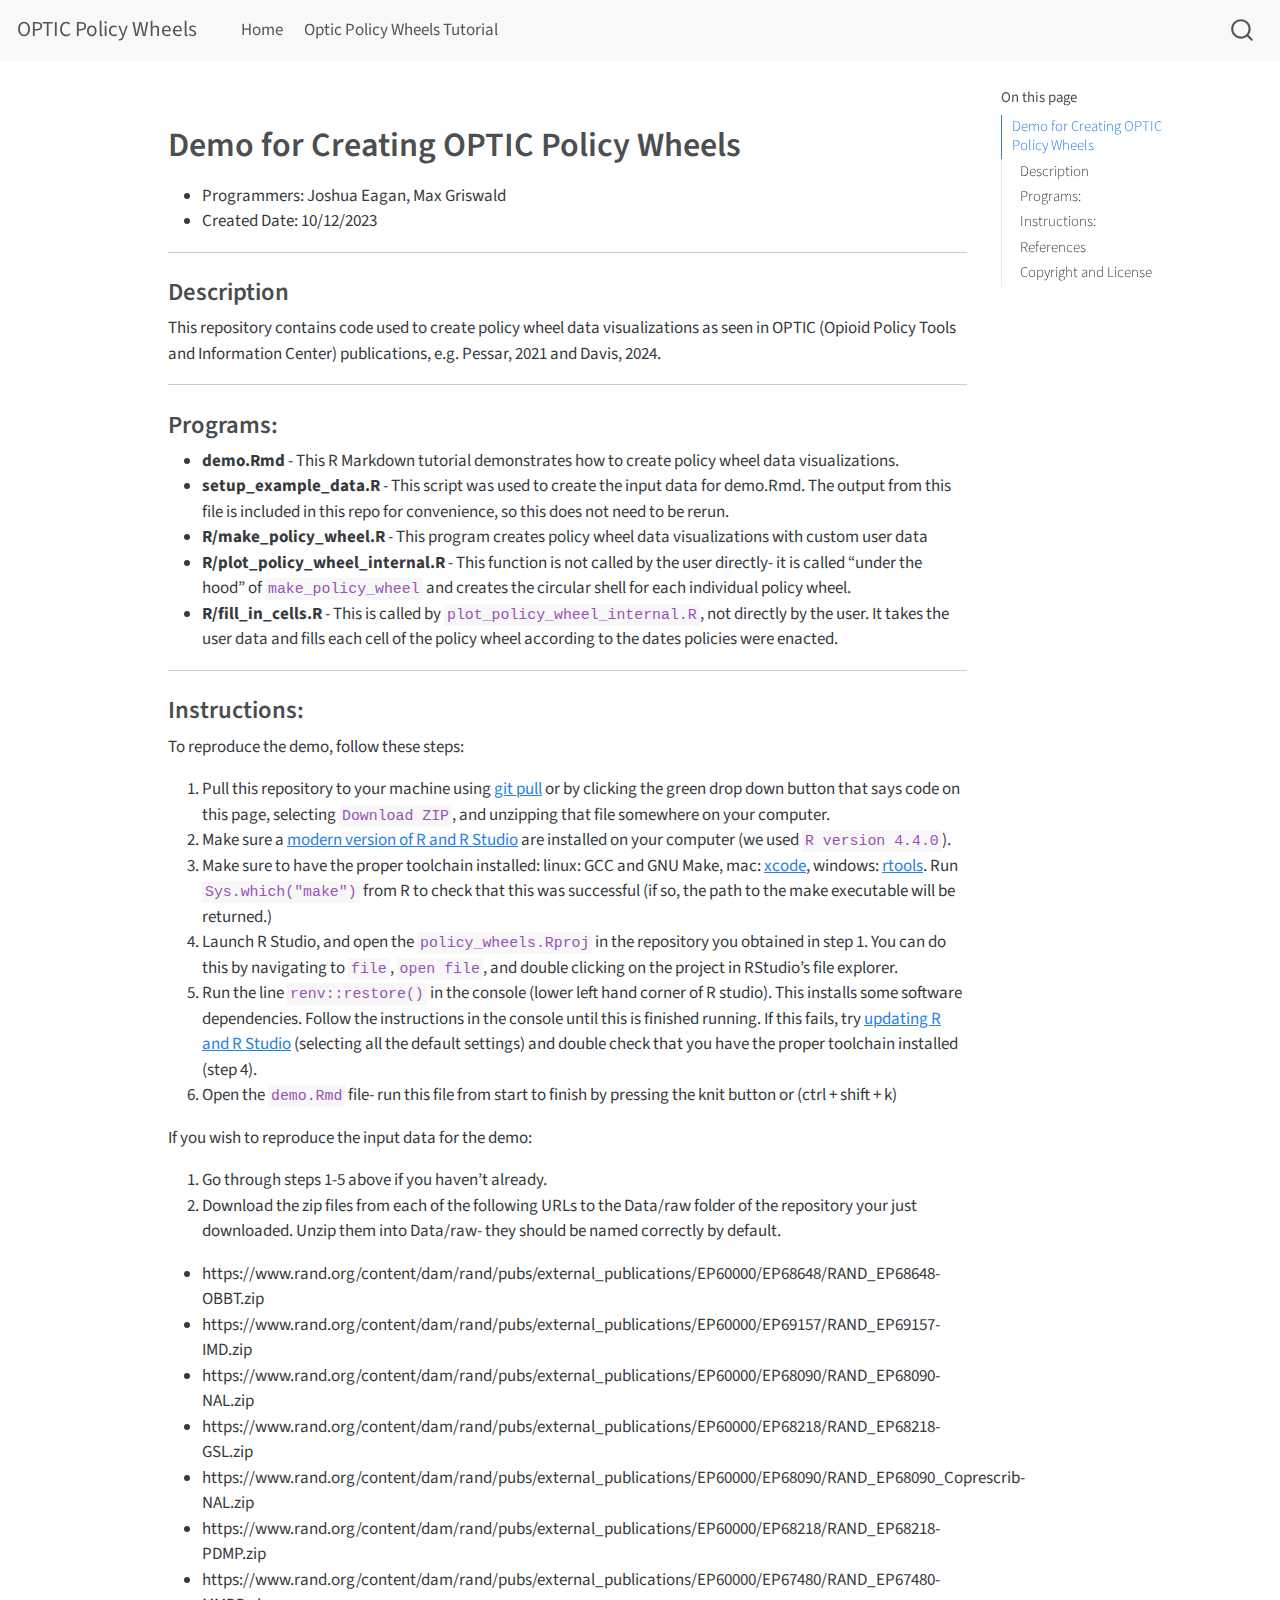
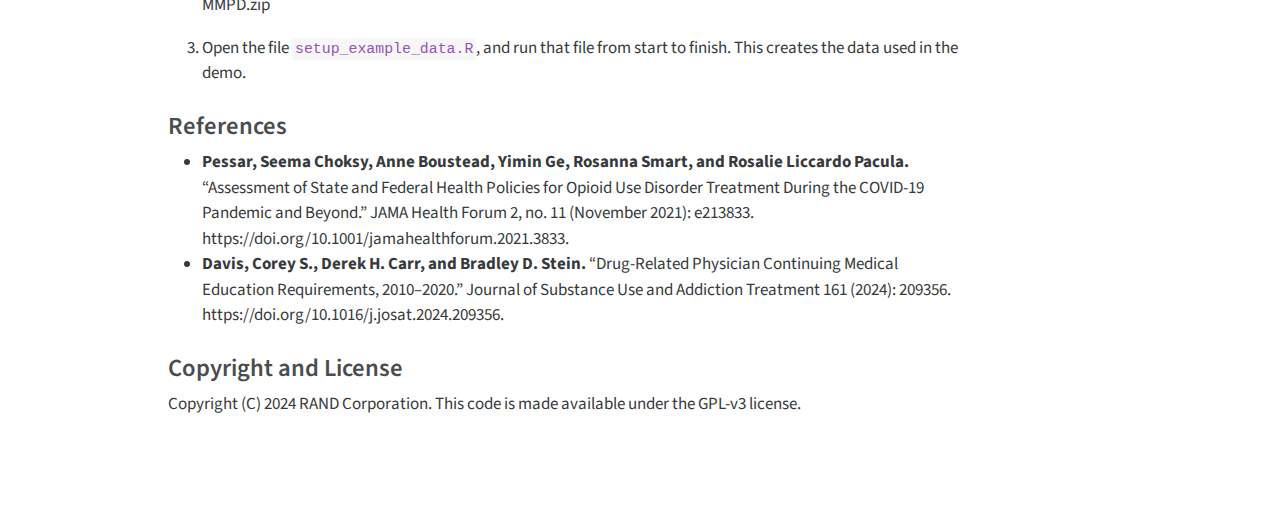
<file: readme.html>
<!DOCTYPE html>
<html xmlns="http://www.w3.org/1999/xhtml" lang="en" xml:lang="en"><head>

<meta charset="utf-8">
<meta name="generator" content="quarto-1.4.37">

<meta name="viewport" content="width=device-width, initial-scale=1.0, user-scalable=yes">


<title>OPTIC Policy Wheels – readme</title>
<style>
code{white-space: pre-wrap;}
span.smallcaps{font-variant: small-caps;}
div.columns{display: flex; gap: min(4vw, 1.5em);}
div.column{flex: auto; overflow-x: auto;}
div.hanging-indent{margin-left: 1.5em; text-indent: -1.5em;}
ul.task-list{list-style: none;}
ul.task-list li input[type="checkbox"] {
  width: 0.8em;
  margin: 0 0.8em 0.2em -1em; /* quarto-specific, see https://github.com/quarto-dev/quarto-cli/issues/4556 */ 
  vertical-align: middle;
}
</style>


<script src="site_libs/quarto-nav/quarto-nav.js"></script>
<script src="site_libs/quarto-nav/headroom.min.js"></script>
<script src="site_libs/clipboard/clipboard.min.js"></script>
<script src="site_libs/quarto-search/autocomplete.umd.js"></script>
<script src="site_libs/quarto-search/fuse.min.js"></script>
<script src="site_libs/quarto-search/quarto-search.js"></script>
<meta name="quarto:offset" content="./">
<script src="site_libs/quarto-html/quarto.js"></script>
<script src="site_libs/quarto-html/popper.min.js"></script>
<script src="site_libs/quarto-html/tippy.umd.min.js"></script>
<script src="site_libs/quarto-html/anchor.min.js"></script>
<link href="site_libs/quarto-html/tippy.css" rel="stylesheet">
<link href="site_libs/quarto-html/quarto-syntax-highlighting.css" rel="stylesheet" id="quarto-text-highlighting-styles">
<script src="site_libs/bootstrap/bootstrap.min.js"></script>
<link href="site_libs/bootstrap/bootstrap-icons.css" rel="stylesheet">
<link href="site_libs/bootstrap/bootstrap.min.css" rel="stylesheet" id="quarto-bootstrap" data-mode="light">
<script id="quarto-search-options" type="application/json">{
  "location": "navbar",
  "copy-button": false,
  "collapse-after": 3,
  "panel-placement": "end",
  "type": "overlay",
  "limit": 20,
  "language": {
    "search-no-results-text": "No results",
    "search-matching-documents-text": "matching documents",
    "search-copy-link-title": "Copy link to search",
    "search-hide-matches-text": "Hide additional matches",
    "search-more-match-text": "more match in this document",
    "search-more-matches-text": "more matches in this document",
    "search-clear-button-title": "Clear",
    "search-detached-cancel-button-title": "Cancel",
    "search-submit-button-title": "Submit"
  }
}</script>


<link rel="stylesheet" href="styles.css">
</head>

<body class="nav-fixed">

<div id="quarto-search-results"></div>
  <header id="quarto-header" class="headroom fixed-top">
    <nav class="navbar navbar-expand-lg navbar-dark ">
      <div class="navbar-container container-fluid">
      <div class="navbar-brand-container">
    <a class="navbar-brand" href="./index.html">
    <span class="navbar-title">OPTIC Policy Wheels</span>
    </a>
  </div>
            <div id="quarto-search" class="" title="Search"></div>
          <button class="navbar-toggler" type="button" data-bs-toggle="collapse" data-bs-target="#navbarCollapse" aria-controls="navbarCollapse" aria-expanded="false" aria-label="Toggle navigation" onclick="if (window.quartoToggleHeadroom) { window.quartoToggleHeadroom(); }">
  <span class="navbar-toggler-icon"></span>
</button>
          <div class="collapse navbar-collapse" id="navbarCollapse">
            <ul class="navbar-nav navbar-nav-scroll me-auto">
  <li class="nav-item">
    <a class="nav-link" href="./index.html" rel="" target="">
 <span class="menu-text">Home</span></a>
  </li>  
  <li class="nav-item">
    <a class="nav-link" href="./tutorial.html" rel="" target="">
 <span class="menu-text">Optic Policy Wheels Tutorial</span></a>
  </li>  
</ul>
            <div class="quarto-navbar-tools ms-auto">
</div>
          </div> <!-- /navcollapse -->
      </div> <!-- /container-fluid -->
    </nav>
</header>
<!-- content -->
<div id="quarto-content" class="quarto-container page-columns page-rows-contents page-layout-article page-navbar">
<!-- sidebar -->
<!-- margin-sidebar -->
    <div id="quarto-margin-sidebar" class="sidebar margin-sidebar">
        <nav id="TOC" role="doc-toc" class="toc-active">
    <h2 id="toc-title">On this page</h2>
   
  <ul>
  <li><a href="#demo-for-creating-optic-policy-wheels" id="toc-demo-for-creating-optic-policy-wheels" class="nav-link active" data-scroll-target="#demo-for-creating-optic-policy-wheels">Demo for Creating OPTIC Policy Wheels</a>
  <ul class="collapse">
  <li><a href="#description" id="toc-description" class="nav-link" data-scroll-target="#description">Description</a></li>
  <li><a href="#programs" id="toc-programs" class="nav-link" data-scroll-target="#programs">Programs:</a></li>
  <li><a href="#instructions" id="toc-instructions" class="nav-link" data-scroll-target="#instructions">Instructions:</a></li>
  <li><a href="#references" id="toc-references" class="nav-link" data-scroll-target="#references">References</a></li>
  <li><a href="#copyright-and-license" id="toc-copyright-and-license" class="nav-link" data-scroll-target="#copyright-and-license">Copyright and License</a></li>
  </ul></li>
  </ul>
</nav>
    </div>
<!-- main -->
<main class="content" id="quarto-document-content">



<section id="demo-for-creating-optic-policy-wheels" class="level1">
<h1>Demo for Creating OPTIC Policy Wheels</h1>
<ul>
<li>Programmers: Joshua Eagan, Max Griswald</li>
<li>Created Date: 10/12/2023</li>
</ul>
<hr>
<section id="description" class="level3">
<h3 class="anchored" data-anchor-id="description">Description</h3>
<p>This repository contains code used to create policy wheel data visualizations as seen in OPTIC (Opioid Policy Tools and Information Center) publications, e.g.&nbsp;Pessar, 2021 and Davis, 2024.</p>
<hr>
</section>
<section id="programs" class="level3">
<h3 class="anchored" data-anchor-id="programs">Programs:</h3>
<ul>
<li><strong>demo.Rmd</strong> - This R Markdown tutorial demonstrates how to create policy wheel data visualizations.</li>
<li><strong>setup_example_data.R</strong> - This script was used to create the input data for demo.Rmd. The output from this file is included in this repo for convenience, so this does not need to be rerun.</li>
<li><strong>R/make_policy_wheel.R</strong> - This program creates policy wheel data visualizations with custom user data</li>
<li><strong>R/plot_policy_wheel_internal.R</strong> - This function is not called by the user directly- it is called “under the hood” of <code>make_policy_wheel</code> and creates the circular shell for each individual policy wheel.</li>
<li><strong>R/fill_in_cells.R</strong> - This is called by <code>plot_policy_wheel_internal.R</code>, not directly by the user. It takes the user data and fills each cell of the policy wheel according to the dates policies were enacted.</li>
</ul>
<hr>
</section>
<section id="instructions" class="level3">
<h3 class="anchored" data-anchor-id="instructions">Instructions:</h3>
<p>To reproduce the demo, follow these steps:</p>
<ol type="1">
<li>Pull this repository to your machine using <a href="https://github.com/git-guides/git-pull">git pull</a> or by clicking the green drop down button that says code on this page, selecting <code>Download ZIP</code>, and unzipping that file somewhere on your computer.</li>
<li>Make sure a <a href="https://posit.co/download/rstudio-desktop/">modern version of R and R Studio</a> are installed on your computer (we used <code>R version 4.4.0</code>).</li>
<li>Make sure to have the proper toolchain installed: linux: GCC and GNU Make, mac: <a href="https://developer.apple.com/xcode/resources/">xcode</a>, windows: <a href="https://cran.r-project.org/bin/windows/Rtools/rtools43/files/">rtools</a>. Run <code>Sys.which("make")</code> from R to check that this was successful (if so, the path to the make executable will be returned.)</li>
<li>Launch R Studio, and open the <code>policy_wheels.Rproj</code> in the repository you obtained in step 1. You can do this by navigating to <code>file</code>, <code>open file</code>, and double clicking on the project in RStudio’s file explorer.</li>
<li>Run the line <code>renv::restore()</code> in the console (lower left hand corner of R studio). This installs some software dependencies. Follow the instructions in the console until this is finished running. If this fails, try <a href="https://posit.co/download/rstudio-desktop/">updating R and R Studio</a> (selecting all the default settings) and double check that you have the proper toolchain installed (step 4).</li>
<li>Open the <code>demo.Rmd</code> file- run this file from start to finish by pressing the knit button or (ctrl + shift + k)</li>
</ol>
<p>If you wish to reproduce the input data for the demo:</p>
<ol type="1">
<li>Go through steps 1-5 above if you haven’t already.</li>
<li>Download the zip files from each of the following URLs to the Data/raw folder of the repository your just downloaded. Unzip them into Data/raw- they should be named correctly by default.</li>
</ol>
<ul>
<li>https://www.rand.org/content/dam/rand/pubs/external_publications/EP60000/EP68648/RAND_EP68648-OBBT.zip</li>
<li>https://www.rand.org/content/dam/rand/pubs/external_publications/EP60000/EP69157/RAND_EP69157-IMD.zip</li>
<li>https://www.rand.org/content/dam/rand/pubs/external_publications/EP60000/EP68090/RAND_EP68090-NAL.zip</li>
<li>https://www.rand.org/content/dam/rand/pubs/external_publications/EP60000/EP68218/RAND_EP68218-GSL.zip</li>
<li>https://www.rand.org/content/dam/rand/pubs/external_publications/EP60000/EP68090/RAND_EP68090_Coprescrib-NAL.zip</li>
<li>https://www.rand.org/content/dam/rand/pubs/external_publications/EP60000/EP68218/RAND_EP68218-PDMP.zip</li>
<li>https://www.rand.org/content/dam/rand/pubs/external_publications/EP60000/EP67480/RAND_EP67480-MMPD.zip</li>
</ul>
<ol start="3" type="1">
<li>Open the file <code>setup_example_data.R</code>, and run that file from start to finish. This creates the data used in the demo.</li>
</ol>
</section>
<section id="references" class="level3">
<h3 class="anchored" data-anchor-id="references">References</h3>
<ul>
<li><strong>Pessar, Seema Choksy, Anne Boustead, Yimin Ge, Rosanna Smart, and Rosalie Liccardo Pacula.</strong> “Assessment of State and Federal Health Policies for Opioid Use Disorder Treatment During the COVID-19 Pandemic and Beyond.” JAMA Health Forum 2, no. 11 (November 2021): e213833. https://doi.org/10.1001/jamahealthforum.2021.3833.</li>
<li><strong>Davis, Corey S., Derek H. Carr, and Bradley D. Stein.</strong> “Drug-Related Physician Continuing Medical Education Requirements, 2010–2020.” Journal of Substance Use and Addiction Treatment 161 (2024): 209356. https://doi.org/10.1016/j.josat.2024.209356.</li>
</ul>
</section>
<section id="copyright-and-license" class="level3">
<h3 class="anchored" data-anchor-id="copyright-and-license">Copyright and License</h3>
<p>Copyright (C) 2024 RAND Corporation. This code is made available under the GPL-v3 license.</p>


</section>
</section>

</main> <!-- /main -->
<script id="quarto-html-after-body" type="application/javascript">
window.document.addEventListener("DOMContentLoaded", function (event) {
  const toggleBodyColorMode = (bsSheetEl) => {
    const mode = bsSheetEl.getAttribute("data-mode");
    const bodyEl = window.document.querySelector("body");
    if (mode === "dark") {
      bodyEl.classList.add("quarto-dark");
      bodyEl.classList.remove("quarto-light");
    } else {
      bodyEl.classList.add("quarto-light");
      bodyEl.classList.remove("quarto-dark");
    }
  }
  const toggleBodyColorPrimary = () => {
    const bsSheetEl = window.document.querySelector("link#quarto-bootstrap");
    if (bsSheetEl) {
      toggleBodyColorMode(bsSheetEl);
    }
  }
  toggleBodyColorPrimary();  
  const icon = "";
  const anchorJS = new window.AnchorJS();
  anchorJS.options = {
    placement: 'right',
    icon: icon
  };
  anchorJS.add('.anchored');
  const isCodeAnnotation = (el) => {
    for (const clz of el.classList) {
      if (clz.startsWith('code-annotation-')) {                     
        return true;
      }
    }
    return false;
  }
  const clipboard = new window.ClipboardJS('.code-copy-button', {
    text: function(trigger) {
      const codeEl = trigger.previousElementSibling.cloneNode(true);
      for (const childEl of codeEl.children) {
        if (isCodeAnnotation(childEl)) {
          childEl.remove();
        }
      }
      return codeEl.innerText;
    }
  });
  clipboard.on('success', function(e) {
    // button target
    const button = e.trigger;
    // don't keep focus
    button.blur();
    // flash "checked"
    button.classList.add('code-copy-button-checked');
    var currentTitle = button.getAttribute("title");
    button.setAttribute("title", "Copied!");
    let tooltip;
    if (window.bootstrap) {
      button.setAttribute("data-bs-toggle", "tooltip");
      button.setAttribute("data-bs-placement", "left");
      button.setAttribute("data-bs-title", "Copied!");
      tooltip = new bootstrap.Tooltip(button, 
        { trigger: "manual", 
          customClass: "code-copy-button-tooltip",
          offset: [0, -8]});
      tooltip.show();    
    }
    setTimeout(function() {
      if (tooltip) {
        tooltip.hide();
        button.removeAttribute("data-bs-title");
        button.removeAttribute("data-bs-toggle");
        button.removeAttribute("data-bs-placement");
      }
      button.setAttribute("title", currentTitle);
      button.classList.remove('code-copy-button-checked');
    }, 1000);
    // clear code selection
    e.clearSelection();
  });
  function tippyHover(el, contentFn) {
    const config = {
      allowHTML: true,
      content: contentFn,
      maxWidth: 500,
      delay: 100,
      arrow: false,
      appendTo: function(el) {
          return el.parentElement;
      },
      interactive: true,
      interactiveBorder: 10,
      theme: 'quarto',
      placement: 'bottom-start'
    };
    window.tippy(el, config); 
  }
  const noterefs = window.document.querySelectorAll('a[role="doc-noteref"]');
  for (var i=0; i<noterefs.length; i++) {
    const ref = noterefs[i];
    tippyHover(ref, function() {
      // use id or data attribute instead here
      let href = ref.getAttribute('data-footnote-href') || ref.getAttribute('href');
      try { href = new URL(href).hash; } catch {}
      const id = href.replace(/^#\/?/, "");
      const note = window.document.getElementById(id);
      return note.innerHTML;
    });
  }
  const xrefs = window.document.querySelectorAll('a.quarto-xref');
  for (var i=0; i<xrefs.length; i++) {
    const xref = xrefs[i];
    tippyHover(xref, function() {
      let href = xref.getAttribute('href');
      try { href = new URL(href).hash; } catch {}
      const id = href.replace(/^#\/?/, "");
      const note = window.document.getElementById(id);
      if (id.startsWith('sec-')) {
        // Special case sections, only their first couple elements
        const container = document.createElement("div");
        if (note.children.length > 2) {
          for (let i = 0; i < 2; i++) {
            container.appendChild(note.children[i].cloneNode(true));
          }
          return container.innerHTML
        } else {
          return note.innerHTML;
        }
      } else {
        return note.innerHTML;
      }
    });
  }
      let selectedAnnoteEl;
      const selectorForAnnotation = ( cell, annotation) => {
        let cellAttr = 'data-code-cell="' + cell + '"';
        let lineAttr = 'data-code-annotation="' +  annotation + '"';
        const selector = 'span[' + cellAttr + '][' + lineAttr + ']';
        return selector;
      }
      const selectCodeLines = (annoteEl) => {
        const doc = window.document;
        const targetCell = annoteEl.getAttribute("data-target-cell");
        const targetAnnotation = annoteEl.getAttribute("data-target-annotation");
        const annoteSpan = window.document.querySelector(selectorForAnnotation(targetCell, targetAnnotation));
        const lines = annoteSpan.getAttribute("data-code-lines").split(",");
        const lineIds = lines.map((line) => {
          return targetCell + "-" + line;
        })
        let top = null;
        let height = null;
        let parent = null;
        if (lineIds.length > 0) {
            //compute the position of the single el (top and bottom and make a div)
            const el = window.document.getElementById(lineIds[0]);
            top = el.offsetTop;
            height = el.offsetHeight;
            parent = el.parentElement.parentElement;
          if (lineIds.length > 1) {
            const lastEl = window.document.getElementById(lineIds[lineIds.length - 1]);
            const bottom = lastEl.offsetTop + lastEl.offsetHeight;
            height = bottom - top;
          }
          if (top !== null && height !== null && parent !== null) {
            // cook up a div (if necessary) and position it 
            let div = window.document.getElementById("code-annotation-line-highlight");
            if (div === null) {
              div = window.document.createElement("div");
              div.setAttribute("id", "code-annotation-line-highlight");
              div.style.position = 'absolute';
              parent.appendChild(div);
            }
            div.style.top = top - 2 + "px";
            div.style.height = height + 4 + "px";
            let gutterDiv = window.document.getElementById("code-annotation-line-highlight-gutter");
            if (gutterDiv === null) {
              gutterDiv = window.document.createElement("div");
              gutterDiv.setAttribute("id", "code-annotation-line-highlight-gutter");
              gutterDiv.style.position = 'absolute';
              const codeCell = window.document.getElementById(targetCell);
              const gutter = codeCell.querySelector('.code-annotation-gutter');
              gutter.appendChild(gutterDiv);
            }
            gutterDiv.style.top = top - 2 + "px";
            gutterDiv.style.height = height + 4 + "px";
          }
          selectedAnnoteEl = annoteEl;
        }
      };
      const unselectCodeLines = () => {
        const elementsIds = ["code-annotation-line-highlight", "code-annotation-line-highlight-gutter"];
        elementsIds.forEach((elId) => {
          const div = window.document.getElementById(elId);
          if (div) {
            div.remove();
          }
        });
        selectedAnnoteEl = undefined;
      };
      // Attach click handler to the DT
      const annoteDls = window.document.querySelectorAll('dt[data-target-cell]');
      for (const annoteDlNode of annoteDls) {
        annoteDlNode.addEventListener('click', (event) => {
          const clickedEl = event.target;
          if (clickedEl !== selectedAnnoteEl) {
            unselectCodeLines();
            const activeEl = window.document.querySelector('dt[data-target-cell].code-annotation-active');
            if (activeEl) {
              activeEl.classList.remove('code-annotation-active');
            }
            selectCodeLines(clickedEl);
            clickedEl.classList.add('code-annotation-active');
          } else {
            // Unselect the line
            unselectCodeLines();
            clickedEl.classList.remove('code-annotation-active');
          }
        });
      }
  const findCites = (el) => {
    const parentEl = el.parentElement;
    if (parentEl) {
      const cites = parentEl.dataset.cites;
      if (cites) {
        return {
          el,
          cites: cites.split(' ')
        };
      } else {
        return findCites(el.parentElement)
      }
    } else {
      return undefined;
    }
  };
  var bibliorefs = window.document.querySelectorAll('a[role="doc-biblioref"]');
  for (var i=0; i<bibliorefs.length; i++) {
    const ref = bibliorefs[i];
    const citeInfo = findCites(ref);
    if (citeInfo) {
      tippyHover(citeInfo.el, function() {
        var popup = window.document.createElement('div');
        citeInfo.cites.forEach(function(cite) {
          var citeDiv = window.document.createElement('div');
          citeDiv.classList.add('hanging-indent');
          citeDiv.classList.add('csl-entry');
          var biblioDiv = window.document.getElementById('ref-' + cite);
          if (biblioDiv) {
            citeDiv.innerHTML = biblioDiv.innerHTML;
          }
          popup.appendChild(citeDiv);
        });
        return popup.innerHTML;
      });
    }
  }
});
</script>
</div> <!-- /content -->



</body></html>
</file>
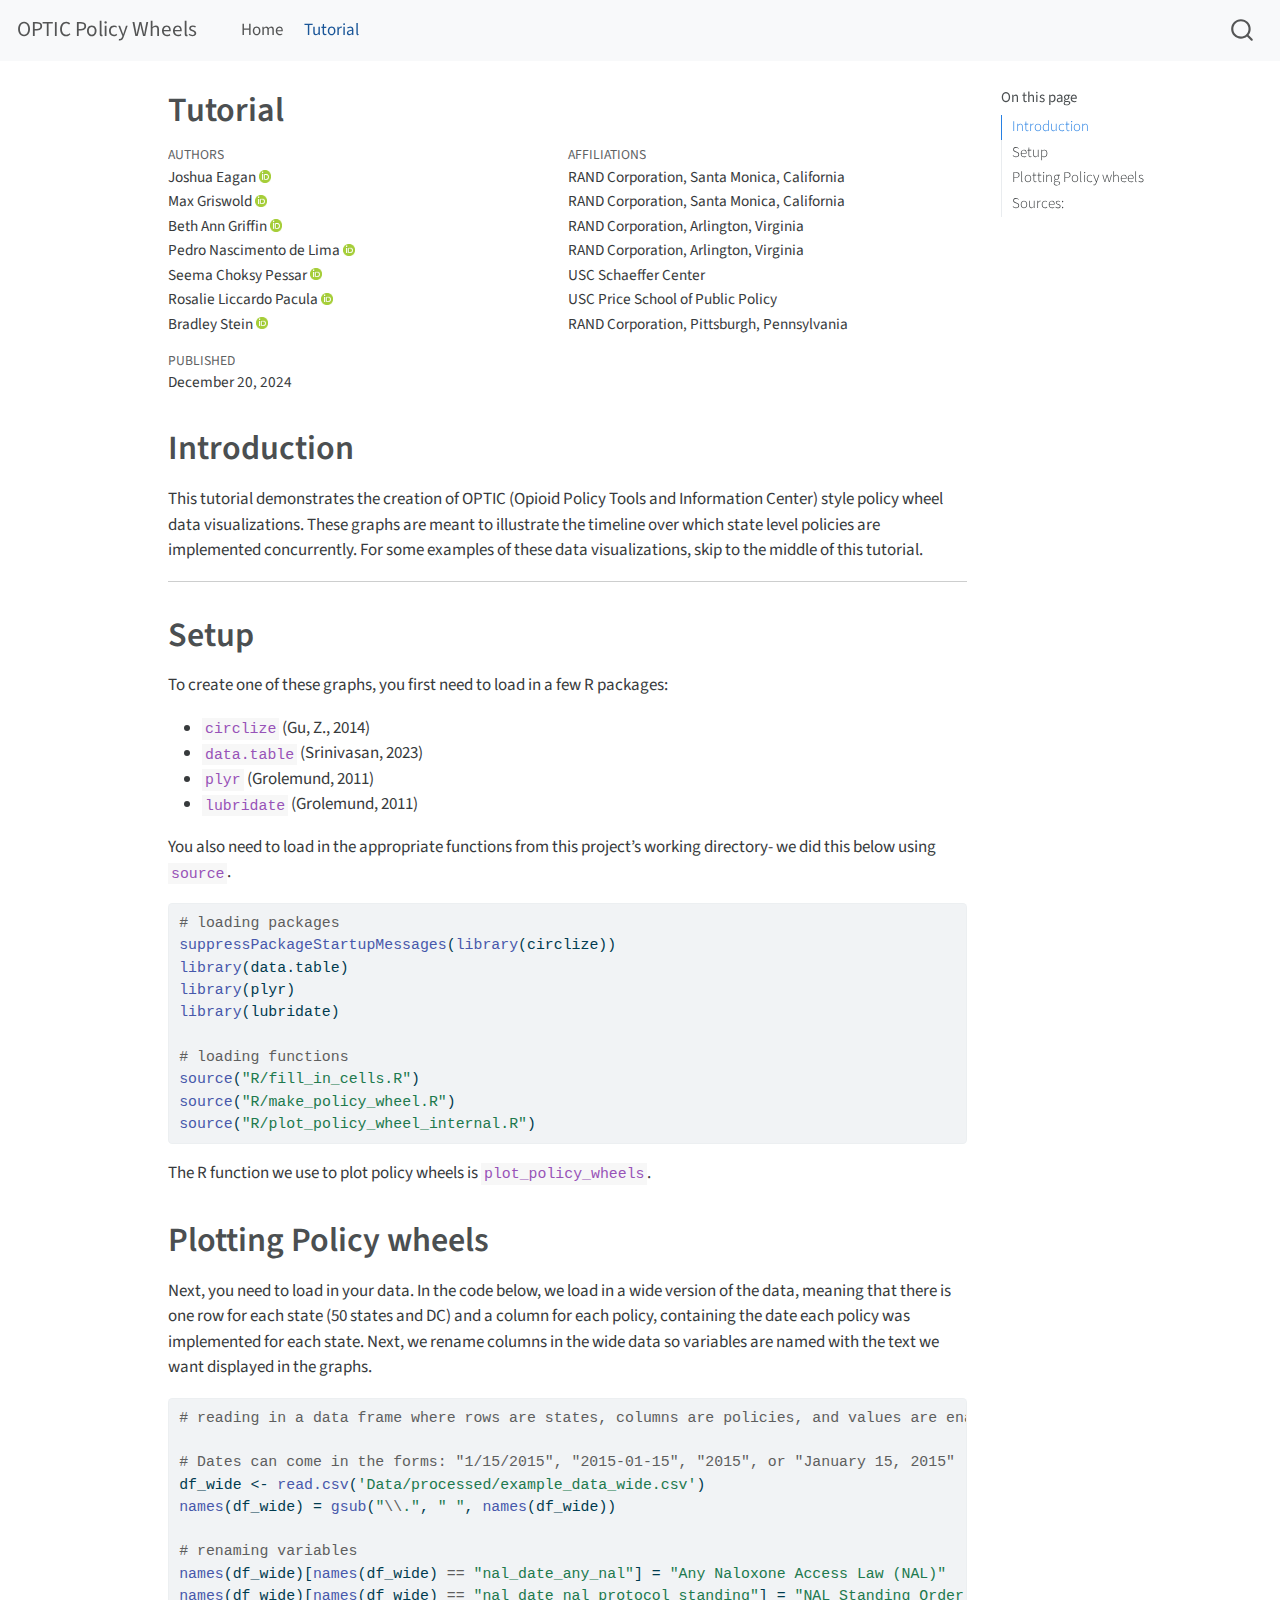
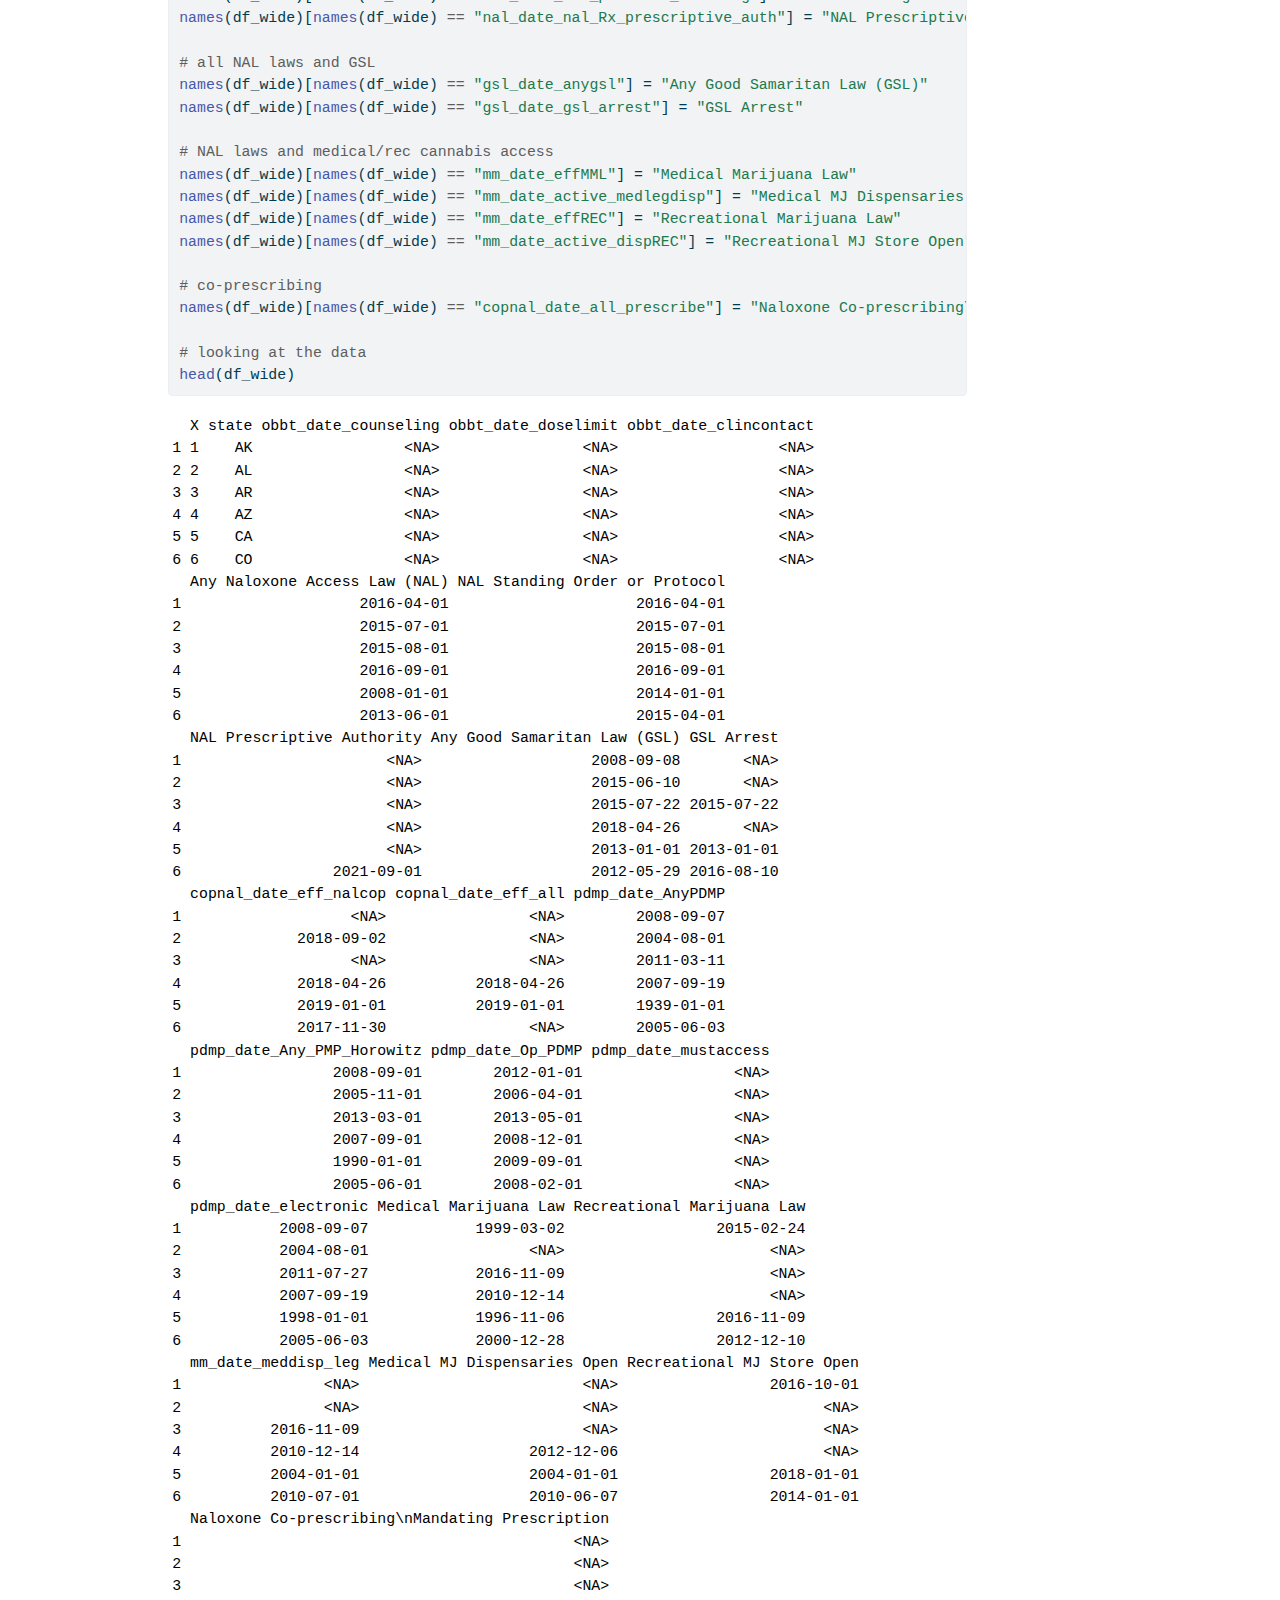
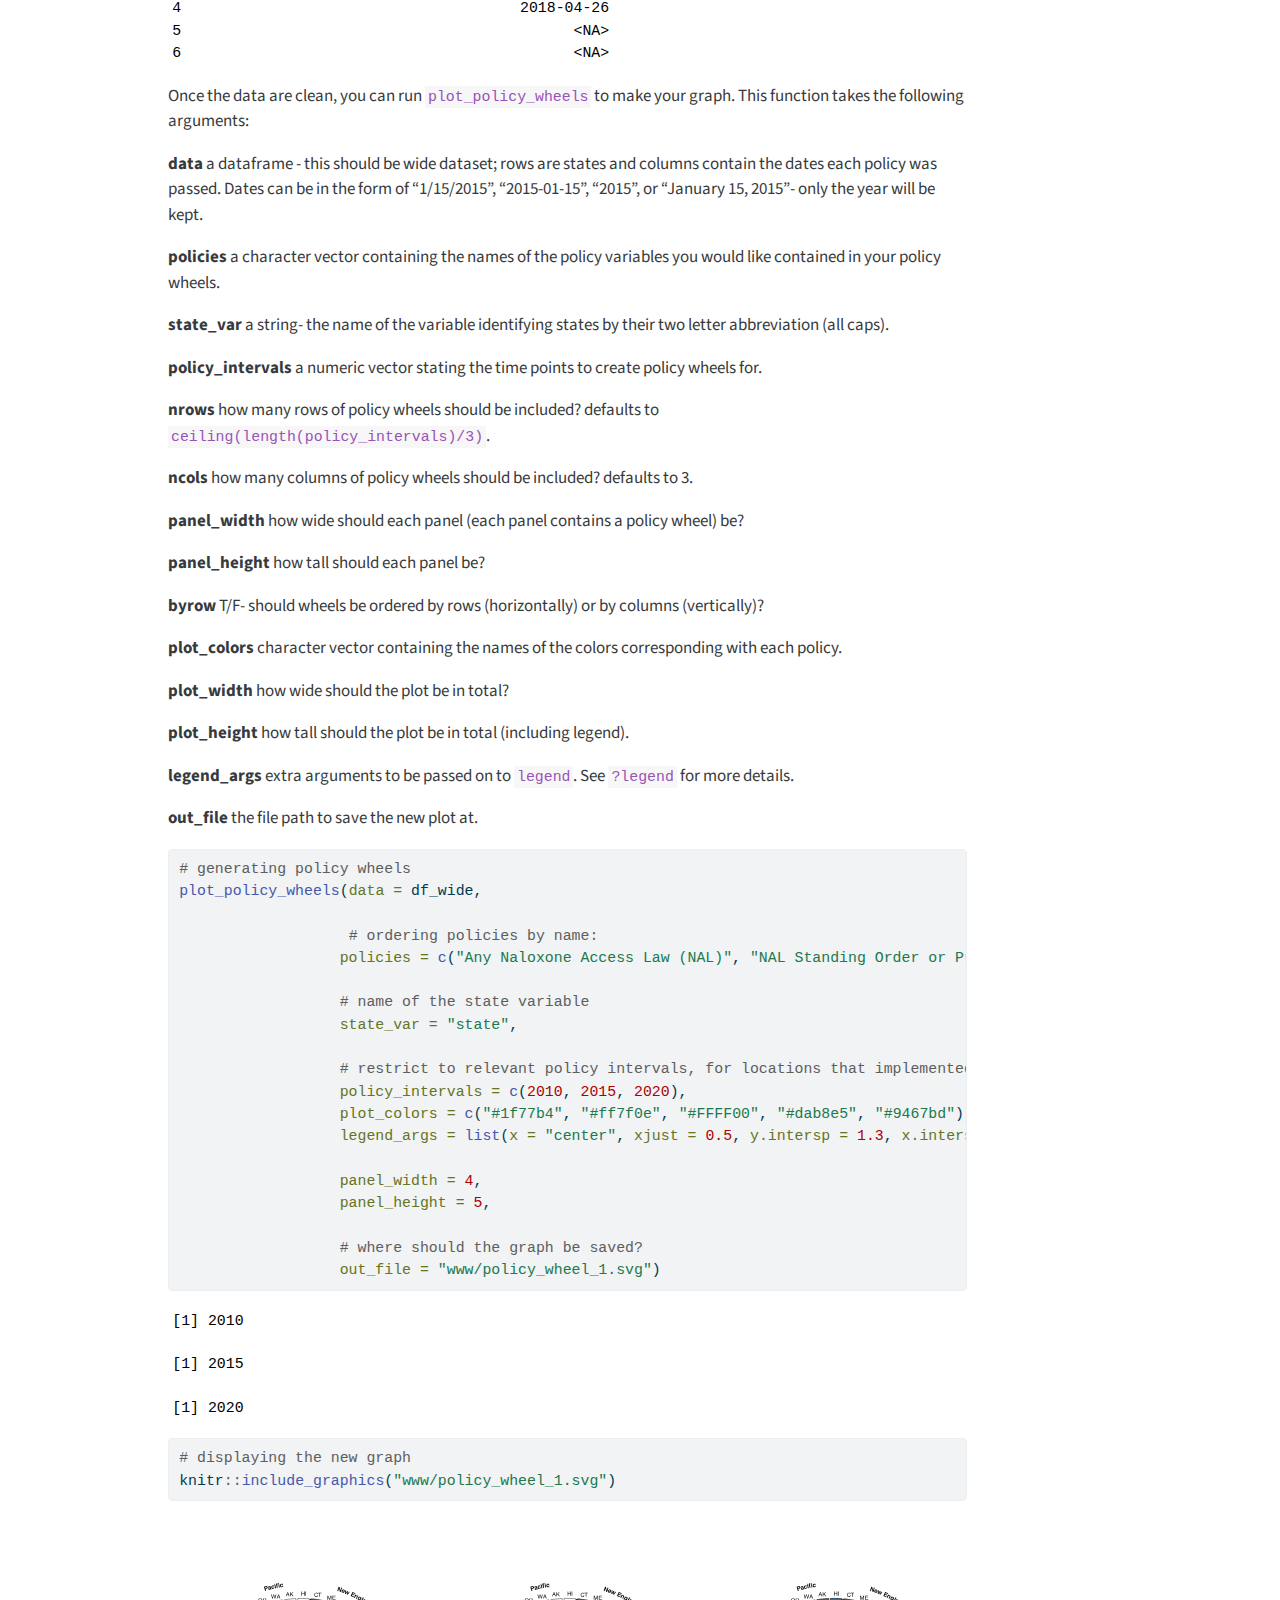
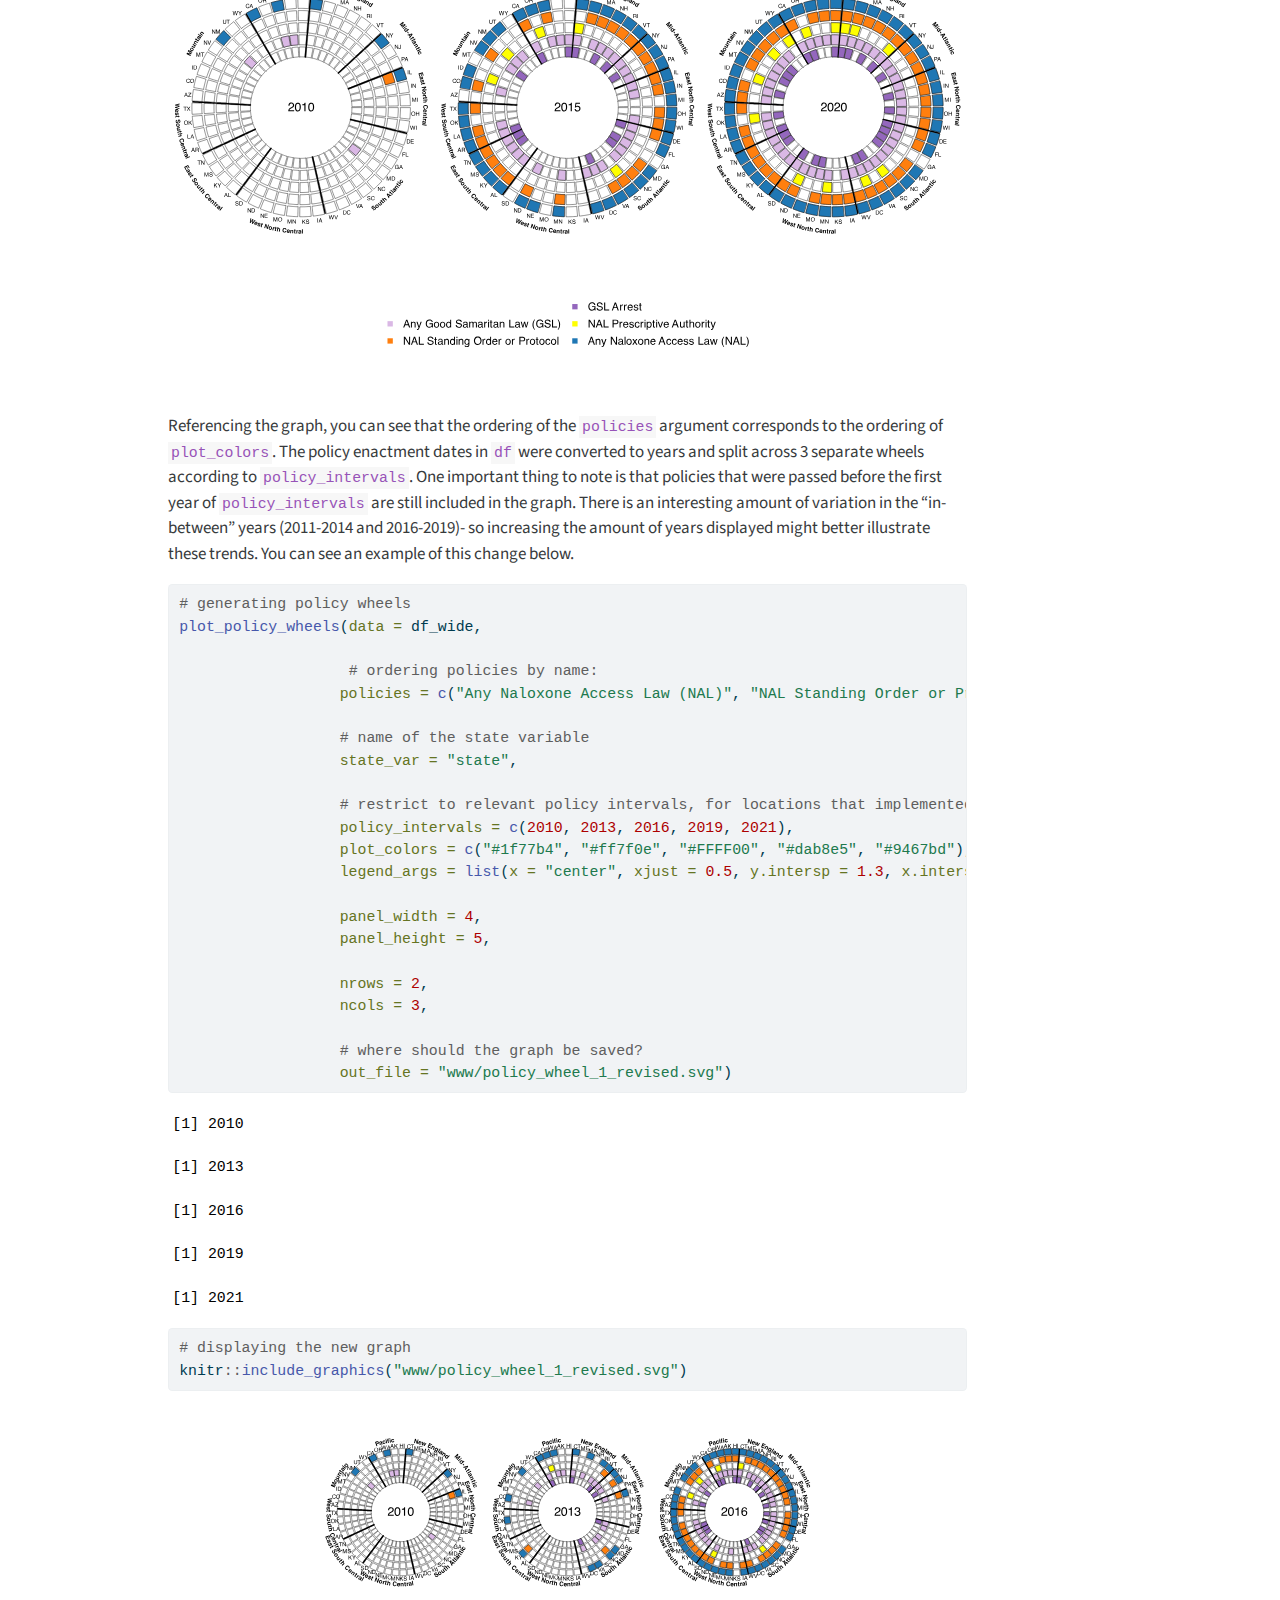
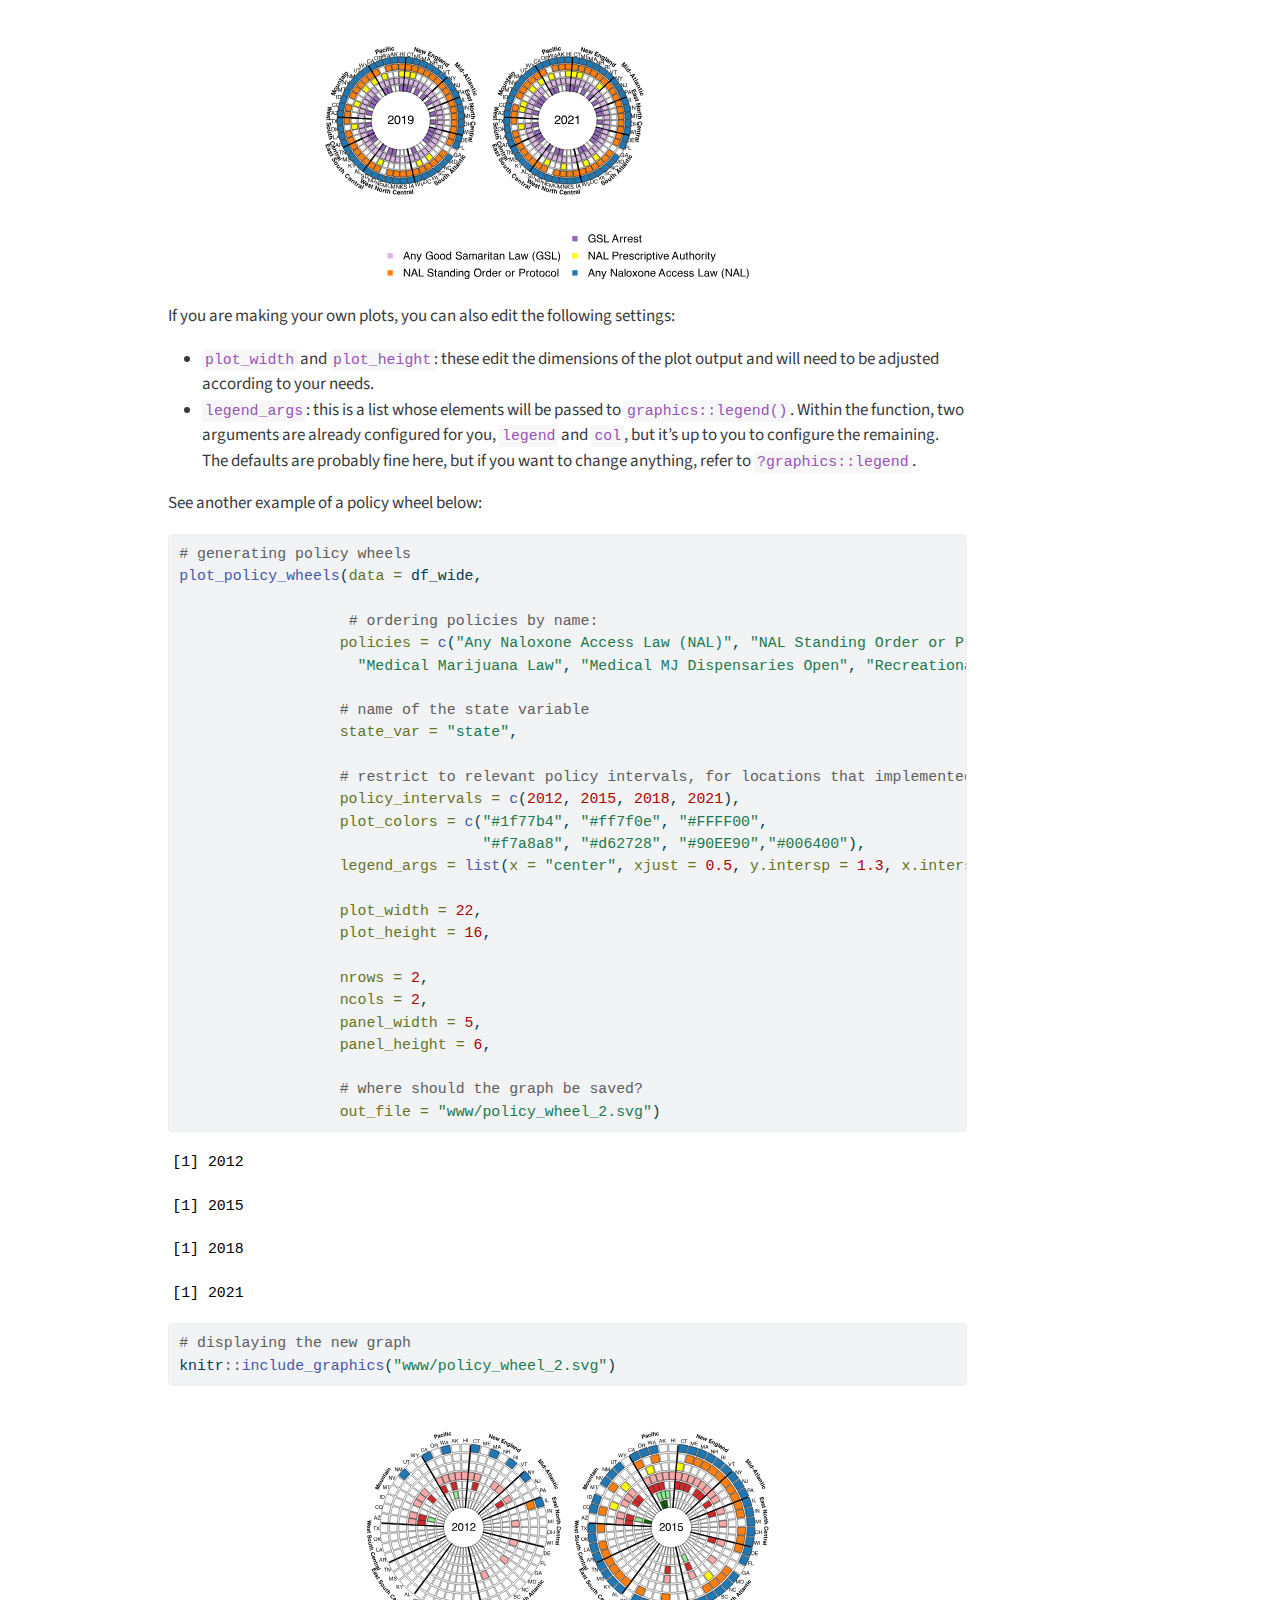
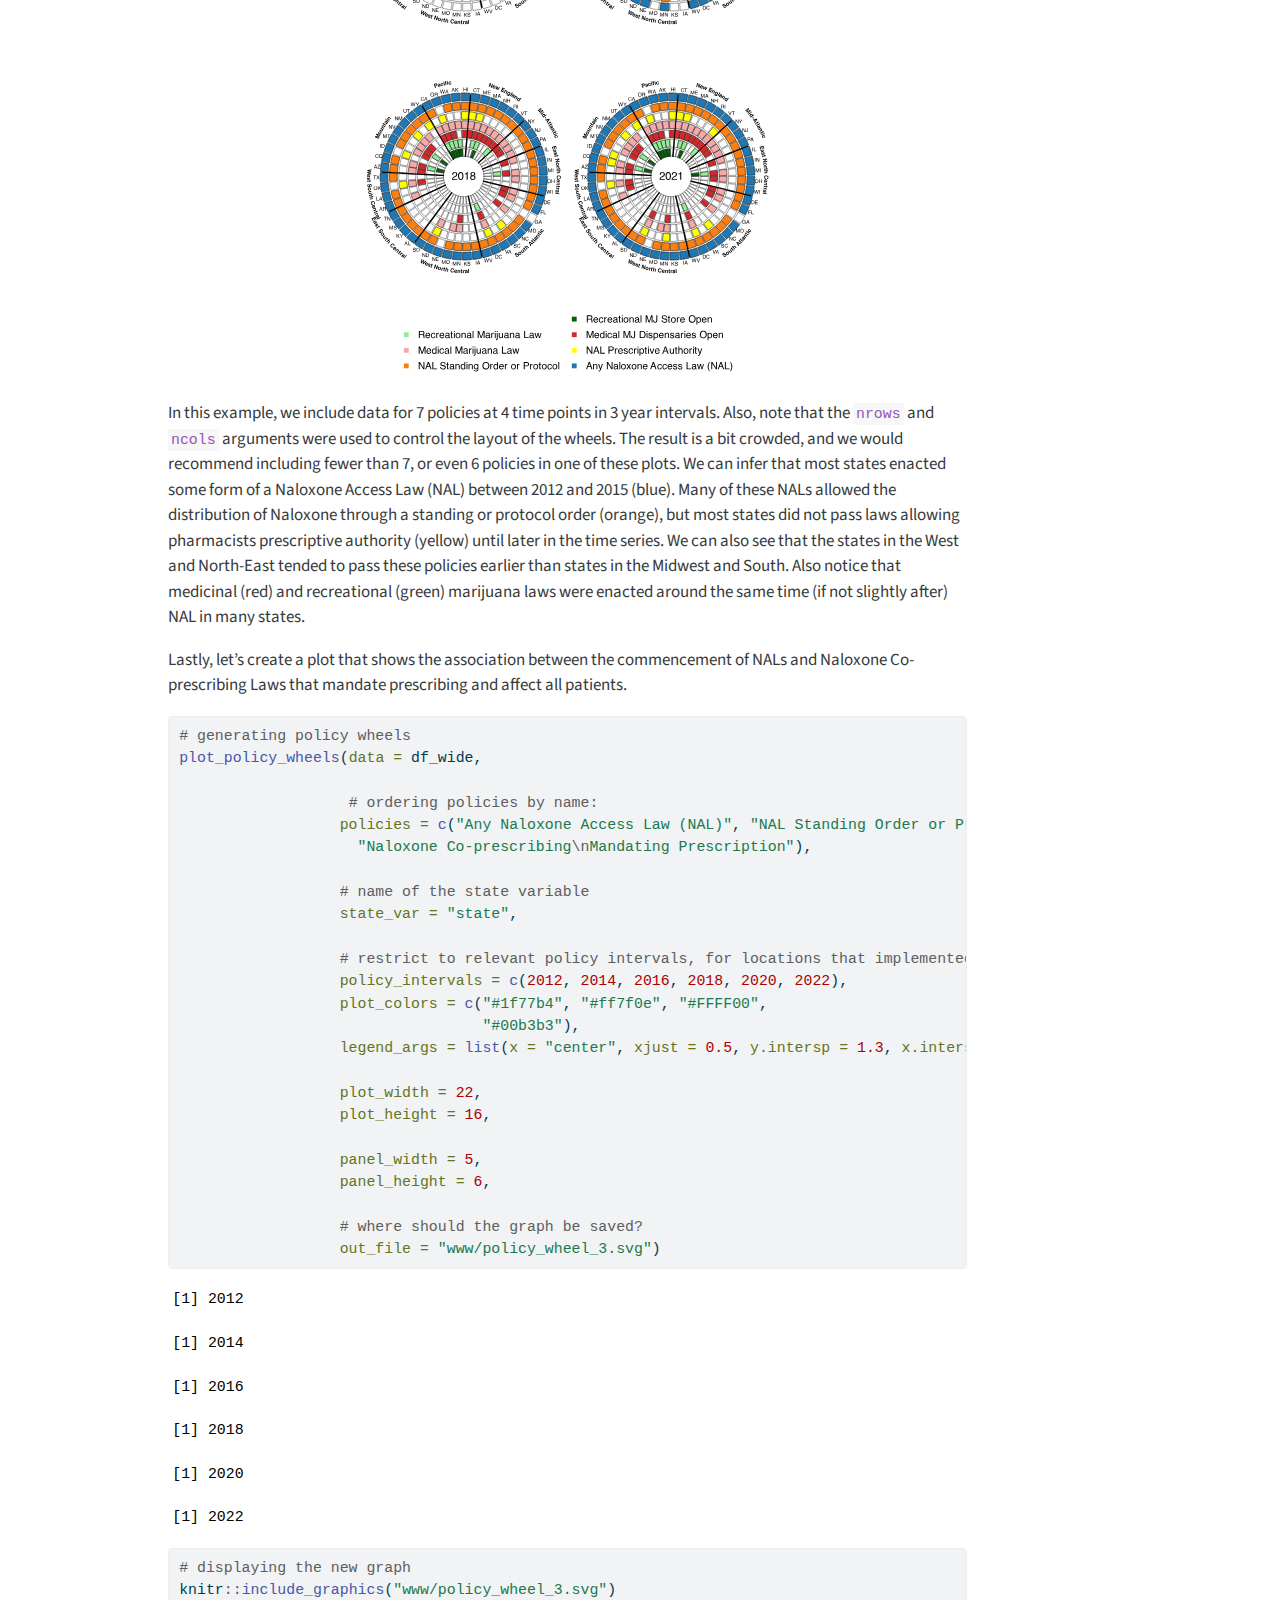
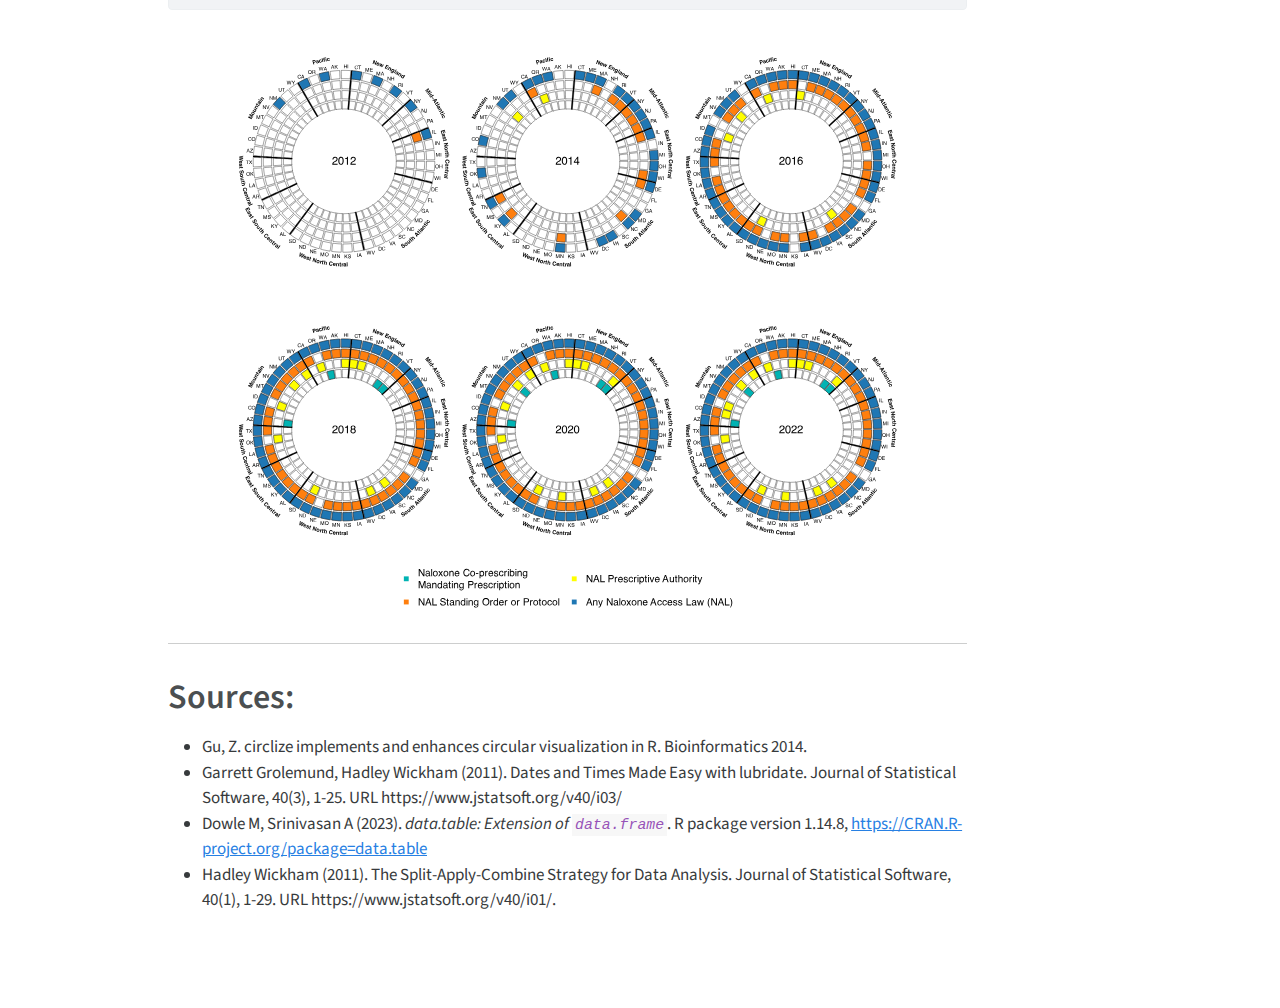
<file: tutorial.html>
<!DOCTYPE html>
<html xmlns="http://www.w3.org/1999/xhtml" lang="en" xml:lang="en"><head>

<meta charset="utf-8">
<meta name="generator" content="quarto-1.4.37">

<meta name="viewport" content="width=device-width, initial-scale=1.0, user-scalable=yes">

<meta name="author" content="Joshua Eagan">
<meta name="author" content="Max Griswold">
<meta name="author" content="Beth Ann Griffin">
<meta name="author" content="Pedro Nascimento de Lima">
<meta name="author" content="Seema Choksy Pessar">
<meta name="author" content="Rosalie Liccardo Pacula">
<meta name="author" content="Bradley Stein">
<meta name="dcterms.date" content="2024-12-20">

<title>OPTIC Policy Wheels - Tutorial</title>
<style>
code{white-space: pre-wrap;}
span.smallcaps{font-variant: small-caps;}
div.columns{display: flex; gap: min(4vw, 1.5em);}
div.column{flex: auto; overflow-x: auto;}
div.hanging-indent{margin-left: 1.5em; text-indent: -1.5em;}
ul.task-list{list-style: none;}
ul.task-list li input[type="checkbox"] {
  width: 0.8em;
  margin: 0 0.8em 0.2em -1em; /* quarto-specific, see https://github.com/quarto-dev/quarto-cli/issues/4556 */ 
  vertical-align: middle;
}
/* CSS for syntax highlighting */
pre > code.sourceCode { white-space: pre; position: relative; }
pre > code.sourceCode > span { display: inline-block; line-height: 1.25; }
pre > code.sourceCode > span:empty { height: 1.2em; }
.sourceCode { overflow: visible; }
code.sourceCode > span { color: inherit; text-decoration: inherit; }
div.sourceCode { margin: 1em 0; }
pre.sourceCode { margin: 0; }
@media screen {
div.sourceCode { overflow: auto; }
}
@media print {
pre > code.sourceCode { white-space: pre-wrap; }
pre > code.sourceCode > span { text-indent: -5em; padding-left: 5em; }
}
pre.numberSource code
  { counter-reset: source-line 0; }
pre.numberSource code > span
  { position: relative; left: -4em; counter-increment: source-line; }
pre.numberSource code > span > a:first-child::before
  { content: counter(source-line);
    position: relative; left: -1em; text-align: right; vertical-align: baseline;
    border: none; display: inline-block;
    -webkit-touch-callout: none; -webkit-user-select: none;
    -khtml-user-select: none; -moz-user-select: none;
    -ms-user-select: none; user-select: none;
    padding: 0 4px; width: 4em;
  }
pre.numberSource { margin-left: 3em;  padding-left: 4px; }
div.sourceCode
  {   }
@media screen {
pre > code.sourceCode > span > a:first-child::before { text-decoration: underline; }
}
</style>


<script src="site_libs/quarto-nav/quarto-nav.js"></script>
<script src="site_libs/quarto-nav/headroom.min.js"></script>
<script src="site_libs/clipboard/clipboard.min.js"></script>
<script src="site_libs/quarto-search/autocomplete.umd.js"></script>
<script src="site_libs/quarto-search/fuse.min.js"></script>
<script src="site_libs/quarto-search/quarto-search.js"></script>
<meta name="quarto:offset" content="./">
<script src="site_libs/quarto-html/quarto.js"></script>
<script src="site_libs/quarto-html/popper.min.js"></script>
<script src="site_libs/quarto-html/tippy.umd.min.js"></script>
<script src="site_libs/quarto-html/anchor.min.js"></script>
<link href="site_libs/quarto-html/tippy.css" rel="stylesheet">
<link href="site_libs/quarto-html/quarto-syntax-highlighting.css" rel="stylesheet" id="quarto-text-highlighting-styles">
<script src="site_libs/bootstrap/bootstrap.min.js"></script>
<link href="site_libs/bootstrap/bootstrap-icons.css" rel="stylesheet">
<link href="site_libs/bootstrap/bootstrap.min.css" rel="stylesheet" id="quarto-bootstrap" data-mode="light">
<script id="quarto-search-options" type="application/json">{
  "location": "navbar",
  "copy-button": false,
  "collapse-after": 3,
  "panel-placement": "end",
  "type": "overlay",
  "limit": 20,
  "language": {
    "search-no-results-text": "No results",
    "search-matching-documents-text": "matching documents",
    "search-copy-link-title": "Copy link to search",
    "search-hide-matches-text": "Hide additional matches",
    "search-more-match-text": "more match in this document",
    "search-more-matches-text": "more matches in this document",
    "search-clear-button-title": "Clear",
    "search-detached-cancel-button-title": "Cancel",
    "search-submit-button-title": "Submit"
  }
}</script>


<link rel="stylesheet" href="styles.css">
</head>

<body class="nav-fixed">

<div id="quarto-search-results"></div>
  <header id="quarto-header" class="headroom fixed-top">
    <nav class="navbar navbar-expand-lg navbar-dark ">
      <div class="navbar-container container-fluid">
      <div class="navbar-brand-container">
    <a class="navbar-brand" href="./index.html">
    <span class="navbar-title">OPTIC Policy Wheels</span>
    </a>
  </div>
            <div id="quarto-search" class="" title="Search"></div>
          <button class="navbar-toggler" type="button" data-bs-toggle="collapse" data-bs-target="#navbarCollapse" aria-controls="navbarCollapse" aria-expanded="false" aria-label="Toggle navigation" onclick="if (window.quartoToggleHeadroom) { window.quartoToggleHeadroom(); }">
  <span class="navbar-toggler-icon"></span>
</button>
          <div class="collapse navbar-collapse" id="navbarCollapse">
            <ul class="navbar-nav navbar-nav-scroll me-auto">
  <li class="nav-item">
    <a class="nav-link" href="./index.html" rel="" target="">
 <span class="menu-text">Home</span></a>
  </li>  
  <li class="nav-item">
    <a class="nav-link active" href="./tutorial.html" rel="" target="" aria-current="page">
 <span class="menu-text">Tutorial</span></a>
  </li>  
</ul>
            <div class="quarto-navbar-tools ms-auto">
</div>
          </div> <!-- /navcollapse -->
      </div> <!-- /container-fluid -->
    </nav>
</header>
<!-- content -->
<div id="quarto-content" class="quarto-container page-columns page-rows-contents page-layout-article page-navbar">
<!-- sidebar -->
<!-- margin-sidebar -->
    <div id="quarto-margin-sidebar" class="sidebar margin-sidebar">
        <nav id="TOC" role="doc-toc" class="toc-active">
    <h2 id="toc-title">On this page</h2>
   
  <ul>
  <li><a href="#introduction" id="toc-introduction" class="nav-link active" data-scroll-target="#introduction">Introduction</a></li>
  <li><a href="#setup" id="toc-setup" class="nav-link" data-scroll-target="#setup">Setup</a></li>
  <li><a href="#plotting-policy-wheels" id="toc-plotting-policy-wheels" class="nav-link" data-scroll-target="#plotting-policy-wheels">Plotting Policy wheels</a></li>
  <li><a href="#sources" id="toc-sources" class="nav-link" data-scroll-target="#sources">Sources:</a></li>
  </ul>
</nav>
    </div>
<!-- main -->
<main class="content" id="quarto-document-content">

<header id="title-block-header" class="quarto-title-block default">
<div class="quarto-title">
<h1 class="title">Tutorial</h1>
</div>


<div class="quarto-title-meta-author">
  <div class="quarto-title-meta-heading">Authors</div>
  <div class="quarto-title-meta-heading">Affiliations</div>
  
    <div class="quarto-title-meta-contents">
    <p class="author">Joshua Eagan <a href="https://orcid.org/0000-0001-7058-1443" class="quarto-title-author-orcid"> <img src="[data-uri]"></a></p>
  </div>
    <div class="quarto-title-meta-contents">
        <p class="affiliation">
            RAND Corporation, Santa Monica, California
          </p>
      </div>
      <div class="quarto-title-meta-contents">
    <p class="author">Max Griswold <a href="https://orcid.org/0000-0002-6387-128X" class="quarto-title-author-orcid"> <img src="[data-uri]"></a></p>
  </div>
    <div class="quarto-title-meta-contents">
        <p class="affiliation">
            RAND Corporation, Santa Monica, California
          </p>
      </div>
      <div class="quarto-title-meta-contents">
    <p class="author">Beth Ann Griffin <a href="https://orcid.org/0000-0002-2391-4601" class="quarto-title-author-orcid"> <img src="[data-uri]"></a></p>
  </div>
    <div class="quarto-title-meta-contents">
        <p class="affiliation">
            RAND Corporation, Arlington, Virginia
          </p>
      </div>
      <div class="quarto-title-meta-contents">
    <p class="author">Pedro Nascimento de Lima <a href="https://orcid.org/0000-0001-9057-198X" class="quarto-title-author-orcid"> <img src="[data-uri]"></a></p>
  </div>
    <div class="quarto-title-meta-contents">
        <p class="affiliation">
            RAND Corporation, Arlington, Virginia
          </p>
      </div>
      <div class="quarto-title-meta-contents">
    <p class="author">Seema Choksy Pessar <a href="https://orcid.org/0000-0003-2942-3974" class="quarto-title-author-orcid"> <img src="[data-uri]"></a></p>
  </div>
    <div class="quarto-title-meta-contents">
        <p class="affiliation">
            USC Schaeffer Center
          </p>
      </div>
      <div class="quarto-title-meta-contents">
    <p class="author">Rosalie Liccardo Pacula <a href="https://orcid.org/0000-0002-6145-9865" class="quarto-title-author-orcid"> <img src="[data-uri]"></a></p>
  </div>
    <div class="quarto-title-meta-contents">
        <p class="affiliation">
            USC Price School of Public Policy
          </p>
      </div>
      <div class="quarto-title-meta-contents">
    <p class="author">Bradley Stein <a href="https://orcid.org/0000-0003-1544-458X" class="quarto-title-author-orcid"> <img src="[data-uri]"></a></p>
  </div>
    <div class="quarto-title-meta-contents">
        <p class="affiliation">
            RAND Corporation, Pittsburgh, Pennsylvania
          </p>
      </div>
    </div>

<div class="quarto-title-meta">

      
    <div>
    <div class="quarto-title-meta-heading">Published</div>
    <div class="quarto-title-meta-contents">
      <p class="date">December 20, 2024</p>
    </div>
  </div>
  
    
  </div>
  

</header>

<section id="introduction" class="level1">
<h1>Introduction</h1>
<p>This tutorial demonstrates the creation of OPTIC (Opioid Policy Tools and Information Center) style policy wheel data visualizations. These graphs are meant to illustrate the timeline over which state level policies are implemented concurrently. For some examples of these data visualizations, skip to the middle of this tutorial.</p>
<hr>
</section>
<section id="setup" class="level1">
<h1>Setup</h1>
<p>To create one of these graphs, you first need to load in a few R packages:</p>
<ul>
<li><code>circlize</code> (Gu, Z., 2014)</li>
<li><code>data.table</code> (Srinivasan, 2023)</li>
<li><code>plyr</code> (Grolemund, 2011)</li>
<li><code>lubridate</code> (Grolemund, 2011)</li>
</ul>
<p>You also need to load in the appropriate functions from this project’s working directory- we did this below using <code>source</code>.</p>
<div class="cell">
<div class="sourceCode cell-code" id="cb1"><pre class="sourceCode r code-with-copy"><code class="sourceCode r"><span id="cb1-1"><a href="#cb1-1" aria-hidden="true" tabindex="-1"></a><span class="co"># loading packages</span></span>
<span id="cb1-2"><a href="#cb1-2" aria-hidden="true" tabindex="-1"></a><span class="fu">suppressPackageStartupMessages</span>(<span class="fu">library</span>(circlize))</span>
<span id="cb1-3"><a href="#cb1-3" aria-hidden="true" tabindex="-1"></a><span class="fu">library</span>(data.table)</span>
<span id="cb1-4"><a href="#cb1-4" aria-hidden="true" tabindex="-1"></a><span class="fu">library</span>(plyr)</span>
<span id="cb1-5"><a href="#cb1-5" aria-hidden="true" tabindex="-1"></a><span class="fu">library</span>(lubridate)</span>
<span id="cb1-6"><a href="#cb1-6" aria-hidden="true" tabindex="-1"></a></span>
<span id="cb1-7"><a href="#cb1-7" aria-hidden="true" tabindex="-1"></a><span class="co"># loading functions</span></span>
<span id="cb1-8"><a href="#cb1-8" aria-hidden="true" tabindex="-1"></a><span class="fu">source</span>(<span class="st">"R/fill_in_cells.R"</span>)</span>
<span id="cb1-9"><a href="#cb1-9" aria-hidden="true" tabindex="-1"></a><span class="fu">source</span>(<span class="st">"R/make_policy_wheel.R"</span>)</span>
<span id="cb1-10"><a href="#cb1-10" aria-hidden="true" tabindex="-1"></a><span class="fu">source</span>(<span class="st">"R/plot_policy_wheel_internal.R"</span>)</span></code><button title="Copy to Clipboard" class="code-copy-button"><i class="bi"></i></button></pre></div>
</div>
<p>The R function we use to plot policy wheels is <code>plot_policy_wheels</code>.</p>
</section>
<section id="plotting-policy-wheels" class="level1">
<h1>Plotting Policy wheels</h1>
<p>Next, you need to load in your data. In the code below, we load in a wide version of the data, meaning that there is one row for each state (50 states and DC) and a column for each policy, containing the date each policy was implemented for each state. Next, we rename columns in the wide data so variables are named with the text we want displayed in the graphs.</p>
<div class="cell">
<div class="sourceCode cell-code" id="cb2"><pre class="sourceCode r code-with-copy"><code class="sourceCode r"><span id="cb2-1"><a href="#cb2-1" aria-hidden="true" tabindex="-1"></a><span class="co"># reading in a data frame where rows are states, columns are policies, and values are enactment dates</span></span>
<span id="cb2-2"><a href="#cb2-2" aria-hidden="true" tabindex="-1"></a></span>
<span id="cb2-3"><a href="#cb2-3" aria-hidden="true" tabindex="-1"></a><span class="co"># Dates can come in the forms: "1/15/2015", "2015-01-15", "2015", or "January 15, 2015"</span></span>
<span id="cb2-4"><a href="#cb2-4" aria-hidden="true" tabindex="-1"></a>df_wide <span class="ot">&lt;-</span> <span class="fu">read.csv</span>(<span class="st">'Data/processed/example_data_wide.csv'</span>)</span>
<span id="cb2-5"><a href="#cb2-5" aria-hidden="true" tabindex="-1"></a><span class="fu">names</span>(df_wide) <span class="ot">=</span> <span class="fu">gsub</span>(<span class="st">"</span><span class="sc">\\</span><span class="st">."</span>, <span class="st">" "</span>, <span class="fu">names</span>(df_wide))</span>
<span id="cb2-6"><a href="#cb2-6" aria-hidden="true" tabindex="-1"></a></span>
<span id="cb2-7"><a href="#cb2-7" aria-hidden="true" tabindex="-1"></a><span class="co"># renaming variables</span></span>
<span id="cb2-8"><a href="#cb2-8" aria-hidden="true" tabindex="-1"></a><span class="fu">names</span>(df_wide)[<span class="fu">names</span>(df_wide) <span class="sc">==</span> <span class="st">"nal_date_any_nal"</span>] <span class="ot">=</span> <span class="st">"Any Naloxone Access Law (NAL)"</span></span>
<span id="cb2-9"><a href="#cb2-9" aria-hidden="true" tabindex="-1"></a><span class="fu">names</span>(df_wide)[<span class="fu">names</span>(df_wide) <span class="sc">==</span> <span class="st">"nal_date_nal_protocol_standing"</span>] <span class="ot">=</span> <span class="st">"NAL Standing Order or Protocol"</span></span>
<span id="cb2-10"><a href="#cb2-10" aria-hidden="true" tabindex="-1"></a><span class="fu">names</span>(df_wide)[<span class="fu">names</span>(df_wide) <span class="sc">==</span> <span class="st">"nal_date_nal_Rx_prescriptive_auth"</span>] <span class="ot">=</span> <span class="st">"NAL Prescriptive Authority"</span></span>
<span id="cb2-11"><a href="#cb2-11" aria-hidden="true" tabindex="-1"></a></span>
<span id="cb2-12"><a href="#cb2-12" aria-hidden="true" tabindex="-1"></a><span class="co"># all NAL laws and GSL</span></span>
<span id="cb2-13"><a href="#cb2-13" aria-hidden="true" tabindex="-1"></a><span class="fu">names</span>(df_wide)[<span class="fu">names</span>(df_wide) <span class="sc">==</span> <span class="st">"gsl_date_anygsl"</span>] <span class="ot">=</span> <span class="st">"Any Good Samaritan Law (GSL)"</span></span>
<span id="cb2-14"><a href="#cb2-14" aria-hidden="true" tabindex="-1"></a><span class="fu">names</span>(df_wide)[<span class="fu">names</span>(df_wide) <span class="sc">==</span> <span class="st">"gsl_date_gsl_arrest"</span>] <span class="ot">=</span> <span class="st">"GSL Arrest"</span></span>
<span id="cb2-15"><a href="#cb2-15" aria-hidden="true" tabindex="-1"></a></span>
<span id="cb2-16"><a href="#cb2-16" aria-hidden="true" tabindex="-1"></a><span class="co"># NAL laws and medical/rec cannabis access </span></span>
<span id="cb2-17"><a href="#cb2-17" aria-hidden="true" tabindex="-1"></a><span class="fu">names</span>(df_wide)[<span class="fu">names</span>(df_wide) <span class="sc">==</span> <span class="st">"mm_date_effMML"</span>] <span class="ot">=</span> <span class="st">"Medical Marijuana Law"</span></span>
<span id="cb2-18"><a href="#cb2-18" aria-hidden="true" tabindex="-1"></a><span class="fu">names</span>(df_wide)[<span class="fu">names</span>(df_wide) <span class="sc">==</span> <span class="st">"mm_date_active_medlegdisp"</span>] <span class="ot">=</span> <span class="st">"Medical MJ Dispensaries Open"</span></span>
<span id="cb2-19"><a href="#cb2-19" aria-hidden="true" tabindex="-1"></a><span class="fu">names</span>(df_wide)[<span class="fu">names</span>(df_wide) <span class="sc">==</span> <span class="st">"mm_date_effREC"</span>] <span class="ot">=</span> <span class="st">"Recreational Marijuana Law"</span></span>
<span id="cb2-20"><a href="#cb2-20" aria-hidden="true" tabindex="-1"></a><span class="fu">names</span>(df_wide)[<span class="fu">names</span>(df_wide) <span class="sc">==</span> <span class="st">"mm_date_active_dispREC"</span>] <span class="ot">=</span> <span class="st">"Recreational MJ Store Open"</span></span>
<span id="cb2-21"><a href="#cb2-21" aria-hidden="true" tabindex="-1"></a></span>
<span id="cb2-22"><a href="#cb2-22" aria-hidden="true" tabindex="-1"></a><span class="co"># co-prescribing</span></span>
<span id="cb2-23"><a href="#cb2-23" aria-hidden="true" tabindex="-1"></a><span class="fu">names</span>(df_wide)[<span class="fu">names</span>(df_wide) <span class="sc">==</span> <span class="st">"copnal_date_all_prescribe"</span>] <span class="ot">=</span> <span class="st">"Naloxone Co-prescribing</span><span class="sc">\n</span><span class="st">Mandating Prescription"</span></span>
<span id="cb2-24"><a href="#cb2-24" aria-hidden="true" tabindex="-1"></a></span>
<span id="cb2-25"><a href="#cb2-25" aria-hidden="true" tabindex="-1"></a><span class="co"># looking at the data</span></span>
<span id="cb2-26"><a href="#cb2-26" aria-hidden="true" tabindex="-1"></a><span class="fu">head</span>(df_wide)</span></code><button title="Copy to Clipboard" class="code-copy-button"><i class="bi"></i></button></pre></div>
<div class="cell-output cell-output-stdout">
<pre><code>  X state obbt_date_counseling obbt_date_doselimit obbt_date_clincontact
1 1    AK                 &lt;NA&gt;                &lt;NA&gt;                  &lt;NA&gt;
2 2    AL                 &lt;NA&gt;                &lt;NA&gt;                  &lt;NA&gt;
3 3    AR                 &lt;NA&gt;                &lt;NA&gt;                  &lt;NA&gt;
4 4    AZ                 &lt;NA&gt;                &lt;NA&gt;                  &lt;NA&gt;
5 5    CA                 &lt;NA&gt;                &lt;NA&gt;                  &lt;NA&gt;
6 6    CO                 &lt;NA&gt;                &lt;NA&gt;                  &lt;NA&gt;
  Any Naloxone Access Law (NAL) NAL Standing Order or Protocol
1                    2016-04-01                     2016-04-01
2                    2015-07-01                     2015-07-01
3                    2015-08-01                     2015-08-01
4                    2016-09-01                     2016-09-01
5                    2008-01-01                     2014-01-01
6                    2013-06-01                     2015-04-01
  NAL Prescriptive Authority Any Good Samaritan Law (GSL) GSL Arrest
1                       &lt;NA&gt;                   2008-09-08       &lt;NA&gt;
2                       &lt;NA&gt;                   2015-06-10       &lt;NA&gt;
3                       &lt;NA&gt;                   2015-07-22 2015-07-22
4                       &lt;NA&gt;                   2018-04-26       &lt;NA&gt;
5                       &lt;NA&gt;                   2013-01-01 2013-01-01
6                 2021-09-01                   2012-05-29 2016-08-10
  copnal_date_eff_nalcop copnal_date_eff_all pdmp_date_AnyPDMP
1                   &lt;NA&gt;                &lt;NA&gt;        2008-09-07
2             2018-09-02                &lt;NA&gt;        2004-08-01
3                   &lt;NA&gt;                &lt;NA&gt;        2011-03-11
4             2018-04-26          2018-04-26        2007-09-19
5             2019-01-01          2019-01-01        1939-01-01
6             2017-11-30                &lt;NA&gt;        2005-06-03
  pdmp_date_Any_PMP_Horowitz pdmp_date_Op_PDMP pdmp_date_mustaccess
1                 2008-09-01        2012-01-01                 &lt;NA&gt;
2                 2005-11-01        2006-04-01                 &lt;NA&gt;
3                 2013-03-01        2013-05-01                 &lt;NA&gt;
4                 2007-09-01        2008-12-01                 &lt;NA&gt;
5                 1990-01-01        2009-09-01                 &lt;NA&gt;
6                 2005-06-01        2008-02-01                 &lt;NA&gt;
  pdmp_date_electronic Medical Marijuana Law Recreational Marijuana Law
1           2008-09-07            1999-03-02                 2015-02-24
2           2004-08-01                  &lt;NA&gt;                       &lt;NA&gt;
3           2011-07-27            2016-11-09                       &lt;NA&gt;
4           2007-09-19            2010-12-14                       &lt;NA&gt;
5           1998-01-01            1996-11-06                 2016-11-09
6           2005-06-03            2000-12-28                 2012-12-10
  mm_date_meddisp_leg Medical MJ Dispensaries Open Recreational MJ Store Open
1                &lt;NA&gt;                         &lt;NA&gt;                 2016-10-01
2                &lt;NA&gt;                         &lt;NA&gt;                       &lt;NA&gt;
3          2016-11-09                         &lt;NA&gt;                       &lt;NA&gt;
4          2010-12-14                   2012-12-06                       &lt;NA&gt;
5          2004-01-01                   2004-01-01                 2018-01-01
6          2010-07-01                   2010-06-07                 2014-01-01
  Naloxone Co-prescribing\nMandating Prescription
1                                            &lt;NA&gt;
2                                            &lt;NA&gt;
3                                            &lt;NA&gt;
4                                      2018-04-26
5                                            &lt;NA&gt;
6                                            &lt;NA&gt;</code></pre>
</div>
</div>
<p>Once the data are clean, you can run <code>plot_policy_wheels</code> to make your graph. This function takes the following arguments:</p>
<p><strong>data</strong> a dataframe - this should be wide dataset; rows are states and columns contain the dates each policy was passed. Dates can be in the form of “1/15/2015”, “2015-01-15”, “2015”, or “January 15, 2015”- only the year will be kept.</p>
<p><strong>policies</strong> a character vector containing the names of the policy variables you would like contained in your policy wheels.</p>
<p><strong>state_var</strong> a string- the name of the variable identifying states by their two letter abbreviation (all caps).</p>
<p><strong>policy_intervals</strong> a numeric vector stating the time points to create policy wheels for.</p>
<p><strong>nrows</strong> how many rows of policy wheels should be included? defaults to <code>ceiling(length(policy_intervals)/3)</code>.</p>
<p><strong>ncols</strong> how many columns of policy wheels should be included? defaults to 3.</p>
<p><strong>panel_width</strong> how wide should each panel (each panel contains a policy wheel) be?</p>
<p><strong>panel_height</strong> how tall should each panel be?</p>
<p><strong>byrow</strong> T/F- should wheels be ordered by rows (horizontally) or by columns (vertically)?</p>
<p><strong>plot_colors</strong> character vector containing the names of the colors corresponding with each policy.</p>
<p><strong>plot_width</strong> how wide should the plot be in total?</p>
<p><strong>plot_height</strong> how tall should the plot be in total (including legend).</p>
<p><strong>legend_args</strong> extra arguments to be passed on to <code>legend</code>. See <code>?legend</code> for more details.</p>
<p><strong>out_file</strong> the file path to save the new plot at.</p>
<div class="cell">
<div class="sourceCode cell-code" id="cb4"><pre class="sourceCode r code-with-copy"><code class="sourceCode r"><span id="cb4-1"><a href="#cb4-1" aria-hidden="true" tabindex="-1"></a><span class="co"># generating policy wheels</span></span>
<span id="cb4-2"><a href="#cb4-2" aria-hidden="true" tabindex="-1"></a><span class="fu">plot_policy_wheels</span>(<span class="at">data =</span> df_wide,</span>
<span id="cb4-3"><a href="#cb4-3" aria-hidden="true" tabindex="-1"></a>                   </span>
<span id="cb4-4"><a href="#cb4-4" aria-hidden="true" tabindex="-1"></a>                   <span class="co"># ordering policies by name:</span></span>
<span id="cb4-5"><a href="#cb4-5" aria-hidden="true" tabindex="-1"></a>                  <span class="at">policies =</span> <span class="fu">c</span>(<span class="st">"Any Naloxone Access Law (NAL)"</span>, <span class="st">"NAL Standing Order or Protocol"</span>, <span class="st">"NAL Prescriptive Authority"</span>, <span class="st">"Any Good Samaritan Law (GSL)"</span>, <span class="st">"GSL Arrest"</span>),</span>
<span id="cb4-6"><a href="#cb4-6" aria-hidden="true" tabindex="-1"></a>                  </span>
<span id="cb4-7"><a href="#cb4-7" aria-hidden="true" tabindex="-1"></a>                  <span class="co"># name of the state variable</span></span>
<span id="cb4-8"><a href="#cb4-8" aria-hidden="true" tabindex="-1"></a>                  <span class="at">state_var =</span> <span class="st">"state"</span>,</span>
<span id="cb4-9"><a href="#cb4-9" aria-hidden="true" tabindex="-1"></a>                  </span>
<span id="cb4-10"><a href="#cb4-10" aria-hidden="true" tabindex="-1"></a>                  <span class="co"># restrict to relevant policy intervals, for locations that implemented the policy</span></span>
<span id="cb4-11"><a href="#cb4-11" aria-hidden="true" tabindex="-1"></a>                  <span class="at">policy_intervals =</span> <span class="fu">c</span>(<span class="dv">2010</span>, <span class="dv">2015</span>, <span class="dv">2020</span>),</span>
<span id="cb4-12"><a href="#cb4-12" aria-hidden="true" tabindex="-1"></a>                  <span class="at">plot_colors =</span> <span class="fu">c</span>(<span class="st">"#1f77b4"</span>, <span class="st">"#ff7f0e"</span>, <span class="st">"#FFFF00"</span>, <span class="st">"#dab8e5"</span>, <span class="st">"#9467bd"</span>),</span>
<span id="cb4-13"><a href="#cb4-13" aria-hidden="true" tabindex="-1"></a>                  <span class="at">legend_args =</span> <span class="fu">list</span>(<span class="at">x =</span> <span class="st">"center"</span>, <span class="at">xjust =</span> <span class="fl">0.5</span>, <span class="at">y.intersp =</span> <span class="fl">1.3</span>, <span class="at">x.intersp =</span> <span class="fl">1.3</span>, <span class="at">cex =</span> <span class="fl">2.5</span>, <span class="at">pt.cex =</span> <span class="fl">2.7</span>, <span class="at">bty =</span> <span class="st">"n"</span>, <span class="at">ncol =</span> <span class="dv">2</span>),</span>
<span id="cb4-14"><a href="#cb4-14" aria-hidden="true" tabindex="-1"></a>                  </span>
<span id="cb4-15"><a href="#cb4-15" aria-hidden="true" tabindex="-1"></a>                  <span class="at">panel_width =</span> <span class="dv">4</span>,</span>
<span id="cb4-16"><a href="#cb4-16" aria-hidden="true" tabindex="-1"></a>                  <span class="at">panel_height =</span> <span class="dv">5</span>,</span>
<span id="cb4-17"><a href="#cb4-17" aria-hidden="true" tabindex="-1"></a>                  </span>
<span id="cb4-18"><a href="#cb4-18" aria-hidden="true" tabindex="-1"></a>                  <span class="co"># where should the graph be saved?</span></span>
<span id="cb4-19"><a href="#cb4-19" aria-hidden="true" tabindex="-1"></a>                  <span class="at">out_file =</span> <span class="st">"www/policy_wheel_1.svg"</span>)</span></code><button title="Copy to Clipboard" class="code-copy-button"><i class="bi"></i></button></pre></div>
<div class="cell-output cell-output-stdout">
<pre><code>[1] 2010</code></pre>
</div>
<div class="cell-output cell-output-stdout">
<pre><code>[1] 2015</code></pre>
</div>
<div class="cell-output cell-output-stdout">
<pre><code>[1] 2020</code></pre>
</div>
<div class="sourceCode cell-code" id="cb8"><pre class="sourceCode r code-with-copy"><code class="sourceCode r"><span id="cb8-1"><a href="#cb8-1" aria-hidden="true" tabindex="-1"></a><span class="co"># displaying the new graph</span></span>
<span id="cb8-2"><a href="#cb8-2" aria-hidden="true" tabindex="-1"></a>knitr<span class="sc">::</span><span class="fu">include_graphics</span>(<span class="st">"www/policy_wheel_1.svg"</span>)</span></code><button title="Copy to Clipboard" class="code-copy-button"><i class="bi"></i></button></pre></div>
<div class="cell-output-display">
<p><img src="www/policy_wheel_1.svg" class="img-fluid"></p>
</div>
</div>
<p>Referencing the graph, you can see that the ordering of the <code>policies</code> argument corresponds to the ordering of <code>plot_colors</code>. The policy enactment dates in <code>df</code> were converted to years and split across 3 separate wheels according to <code>policy_intervals</code>. One important thing to note is that policies that were passed before the first year of <code>policy_intervals</code> are still included in the graph. There is an interesting amount of variation in the “in-between” years (2011-2014 and 2016-2019)- so increasing the amount of years displayed might better illustrate these trends. You can see an example of this change below.</p>
<div class="cell">
<div class="sourceCode cell-code" id="cb9"><pre class="sourceCode r code-with-copy"><code class="sourceCode r"><span id="cb9-1"><a href="#cb9-1" aria-hidden="true" tabindex="-1"></a><span class="co"># generating policy wheels</span></span>
<span id="cb9-2"><a href="#cb9-2" aria-hidden="true" tabindex="-1"></a><span class="fu">plot_policy_wheels</span>(<span class="at">data =</span> df_wide,</span>
<span id="cb9-3"><a href="#cb9-3" aria-hidden="true" tabindex="-1"></a>                   </span>
<span id="cb9-4"><a href="#cb9-4" aria-hidden="true" tabindex="-1"></a>                   <span class="co"># ordering policies by name:</span></span>
<span id="cb9-5"><a href="#cb9-5" aria-hidden="true" tabindex="-1"></a>                  <span class="at">policies =</span> <span class="fu">c</span>(<span class="st">"Any Naloxone Access Law (NAL)"</span>, <span class="st">"NAL Standing Order or Protocol"</span>, <span class="st">"NAL Prescriptive Authority"</span>, <span class="st">"Any Good Samaritan Law (GSL)"</span>, <span class="st">"GSL Arrest"</span>),</span>
<span id="cb9-6"><a href="#cb9-6" aria-hidden="true" tabindex="-1"></a>                  </span>
<span id="cb9-7"><a href="#cb9-7" aria-hidden="true" tabindex="-1"></a>                  <span class="co"># name of the state variable</span></span>
<span id="cb9-8"><a href="#cb9-8" aria-hidden="true" tabindex="-1"></a>                  <span class="at">state_var =</span> <span class="st">"state"</span>,</span>
<span id="cb9-9"><a href="#cb9-9" aria-hidden="true" tabindex="-1"></a>                  </span>
<span id="cb9-10"><a href="#cb9-10" aria-hidden="true" tabindex="-1"></a>                  <span class="co"># restrict to relevant policy intervals, for locations that implemented the policy</span></span>
<span id="cb9-11"><a href="#cb9-11" aria-hidden="true" tabindex="-1"></a>                  <span class="at">policy_intervals =</span> <span class="fu">c</span>(<span class="dv">2010</span>, <span class="dv">2013</span>, <span class="dv">2016</span>, <span class="dv">2019</span>, <span class="dv">2021</span>),</span>
<span id="cb9-12"><a href="#cb9-12" aria-hidden="true" tabindex="-1"></a>                  <span class="at">plot_colors =</span> <span class="fu">c</span>(<span class="st">"#1f77b4"</span>, <span class="st">"#ff7f0e"</span>, <span class="st">"#FFFF00"</span>, <span class="st">"#dab8e5"</span>, <span class="st">"#9467bd"</span>),</span>
<span id="cb9-13"><a href="#cb9-13" aria-hidden="true" tabindex="-1"></a>                  <span class="at">legend_args =</span> <span class="fu">list</span>(<span class="at">x =</span> <span class="st">"center"</span>, <span class="at">xjust =</span> <span class="fl">0.5</span>, <span class="at">y.intersp =</span> <span class="fl">1.3</span>, <span class="at">x.intersp =</span> <span class="fl">1.3</span>, <span class="at">cex =</span> <span class="fl">2.5</span>, <span class="at">pt.cex =</span> <span class="fl">2.7</span>, <span class="at">bty =</span> <span class="st">"n"</span>, <span class="at">ncol =</span> <span class="dv">2</span>),</span>
<span id="cb9-14"><a href="#cb9-14" aria-hidden="true" tabindex="-1"></a>                  </span>
<span id="cb9-15"><a href="#cb9-15" aria-hidden="true" tabindex="-1"></a>                  <span class="at">panel_width =</span> <span class="dv">4</span>,</span>
<span id="cb9-16"><a href="#cb9-16" aria-hidden="true" tabindex="-1"></a>                  <span class="at">panel_height =</span> <span class="dv">5</span>,</span>
<span id="cb9-17"><a href="#cb9-17" aria-hidden="true" tabindex="-1"></a>                  </span>
<span id="cb9-18"><a href="#cb9-18" aria-hidden="true" tabindex="-1"></a>                  <span class="at">nrows =</span> <span class="dv">2</span>,</span>
<span id="cb9-19"><a href="#cb9-19" aria-hidden="true" tabindex="-1"></a>                  <span class="at">ncols =</span> <span class="dv">3</span>,</span>
<span id="cb9-20"><a href="#cb9-20" aria-hidden="true" tabindex="-1"></a>                  </span>
<span id="cb9-21"><a href="#cb9-21" aria-hidden="true" tabindex="-1"></a>                  <span class="co"># where should the graph be saved?</span></span>
<span id="cb9-22"><a href="#cb9-22" aria-hidden="true" tabindex="-1"></a>                  <span class="at">out_file =</span> <span class="st">"www/policy_wheel_1_revised.svg"</span>)</span></code><button title="Copy to Clipboard" class="code-copy-button"><i class="bi"></i></button></pre></div>
<div class="cell-output cell-output-stdout">
<pre><code>[1] 2010</code></pre>
</div>
<div class="cell-output cell-output-stdout">
<pre><code>[1] 2013</code></pre>
</div>
<div class="cell-output cell-output-stdout">
<pre><code>[1] 2016</code></pre>
</div>
<div class="cell-output cell-output-stdout">
<pre><code>[1] 2019</code></pre>
</div>
<div class="cell-output cell-output-stdout">
<pre><code>[1] 2021</code></pre>
</div>
<div class="sourceCode cell-code" id="cb15"><pre class="sourceCode r code-with-copy"><code class="sourceCode r"><span id="cb15-1"><a href="#cb15-1" aria-hidden="true" tabindex="-1"></a><span class="co"># displaying the new graph</span></span>
<span id="cb15-2"><a href="#cb15-2" aria-hidden="true" tabindex="-1"></a>knitr<span class="sc">::</span><span class="fu">include_graphics</span>(<span class="st">"www/policy_wheel_1_revised.svg"</span>)</span></code><button title="Copy to Clipboard" class="code-copy-button"><i class="bi"></i></button></pre></div>
<div class="cell-output-display">
<p><img src="www/policy_wheel_1_revised.svg" class="img-fluid"></p>
</div>
</div>
<p>If you are making your own plots, you can also edit the following settings:</p>
<ul>
<li><code>plot_width</code> and <code>plot_height</code>: these edit the dimensions of the plot output and will need to be adjusted according to your needs.</li>
<li><code>legend_args</code>: this is a list whose elements will be passed to <code>graphics::legend()</code>. Within the function, two arguments are already configured for you, <code>legend</code> and <code>col</code>, but it’s up to you to configure the remaining. The defaults are probably fine here, but if you want to change anything, refer to <code>?graphics::legend</code>.</li>
</ul>
<p>See another example of a policy wheel below:</p>
<div class="cell">
<div class="sourceCode cell-code" id="cb16"><pre class="sourceCode r code-with-copy"><code class="sourceCode r"><span id="cb16-1"><a href="#cb16-1" aria-hidden="true" tabindex="-1"></a><span class="co"># generating policy wheels</span></span>
<span id="cb16-2"><a href="#cb16-2" aria-hidden="true" tabindex="-1"></a><span class="fu">plot_policy_wheels</span>(<span class="at">data =</span> df_wide,</span>
<span id="cb16-3"><a href="#cb16-3" aria-hidden="true" tabindex="-1"></a>                   </span>
<span id="cb16-4"><a href="#cb16-4" aria-hidden="true" tabindex="-1"></a>                   <span class="co"># ordering policies by name:</span></span>
<span id="cb16-5"><a href="#cb16-5" aria-hidden="true" tabindex="-1"></a>                  <span class="at">policies =</span> <span class="fu">c</span>(<span class="st">"Any Naloxone Access Law (NAL)"</span>, <span class="st">"NAL Standing Order or Protocol"</span>, <span class="st">"NAL Prescriptive Authority"</span>,</span>
<span id="cb16-6"><a href="#cb16-6" aria-hidden="true" tabindex="-1"></a>                    <span class="st">"Medical Marijuana Law"</span>, <span class="st">"Medical MJ Dispensaries Open"</span>, <span class="st">"Recreational Marijuana Law"</span>, <span class="st">"Recreational MJ Store Open"</span>),</span>
<span id="cb16-7"><a href="#cb16-7" aria-hidden="true" tabindex="-1"></a>                  </span>
<span id="cb16-8"><a href="#cb16-8" aria-hidden="true" tabindex="-1"></a>                  <span class="co"># name of the state variable</span></span>
<span id="cb16-9"><a href="#cb16-9" aria-hidden="true" tabindex="-1"></a>                  <span class="at">state_var =</span> <span class="st">"state"</span>,</span>
<span id="cb16-10"><a href="#cb16-10" aria-hidden="true" tabindex="-1"></a>                  </span>
<span id="cb16-11"><a href="#cb16-11" aria-hidden="true" tabindex="-1"></a>                  <span class="co"># restrict to relevant policy intervals, for locations that implemented the policy</span></span>
<span id="cb16-12"><a href="#cb16-12" aria-hidden="true" tabindex="-1"></a>                  <span class="at">policy_intervals =</span> <span class="fu">c</span>(<span class="dv">2012</span>, <span class="dv">2015</span>, <span class="dv">2018</span>, <span class="dv">2021</span>),</span>
<span id="cb16-13"><a href="#cb16-13" aria-hidden="true" tabindex="-1"></a>                  <span class="at">plot_colors =</span> <span class="fu">c</span>(<span class="st">"#1f77b4"</span>, <span class="st">"#ff7f0e"</span>, <span class="st">"#FFFF00"</span>, </span>
<span id="cb16-14"><a href="#cb16-14" aria-hidden="true" tabindex="-1"></a>                                  <span class="st">"#f7a8a8"</span>, <span class="st">"#d62728"</span>, <span class="st">"#90EE90"</span>,<span class="st">"#006400"</span>),</span>
<span id="cb16-15"><a href="#cb16-15" aria-hidden="true" tabindex="-1"></a>                  <span class="at">legend_args =</span> <span class="fu">list</span>(<span class="at">x =</span> <span class="st">"center"</span>, <span class="at">xjust =</span> <span class="fl">0.5</span>, <span class="at">y.intersp =</span> <span class="fl">1.3</span>, <span class="at">x.intersp =</span> <span class="fl">1.3</span>, <span class="at">cex =</span> <span class="fl">2.5</span>, <span class="at">pt.cex =</span> <span class="fl">2.7</span>, <span class="at">bty =</span> <span class="st">"n"</span>, <span class="at">ncol =</span> <span class="dv">2</span>),</span>
<span id="cb16-16"><a href="#cb16-16" aria-hidden="true" tabindex="-1"></a>                  </span>
<span id="cb16-17"><a href="#cb16-17" aria-hidden="true" tabindex="-1"></a>                  <span class="at">plot_width =</span> <span class="dv">22</span>, </span>
<span id="cb16-18"><a href="#cb16-18" aria-hidden="true" tabindex="-1"></a>                  <span class="at">plot_height =</span> <span class="dv">16</span>,</span>
<span id="cb16-19"><a href="#cb16-19" aria-hidden="true" tabindex="-1"></a>                  </span>
<span id="cb16-20"><a href="#cb16-20" aria-hidden="true" tabindex="-1"></a>                  <span class="at">nrows =</span> <span class="dv">2</span>,</span>
<span id="cb16-21"><a href="#cb16-21" aria-hidden="true" tabindex="-1"></a>                  <span class="at">ncols =</span> <span class="dv">2</span>,</span>
<span id="cb16-22"><a href="#cb16-22" aria-hidden="true" tabindex="-1"></a>                  <span class="at">panel_width =</span> <span class="dv">5</span>,</span>
<span id="cb16-23"><a href="#cb16-23" aria-hidden="true" tabindex="-1"></a>                  <span class="at">panel_height =</span> <span class="dv">6</span>,</span>
<span id="cb16-24"><a href="#cb16-24" aria-hidden="true" tabindex="-1"></a>                  </span>
<span id="cb16-25"><a href="#cb16-25" aria-hidden="true" tabindex="-1"></a>                  <span class="co"># where should the graph be saved?</span></span>
<span id="cb16-26"><a href="#cb16-26" aria-hidden="true" tabindex="-1"></a>                  <span class="at">out_file =</span> <span class="st">"www/policy_wheel_2.svg"</span>)</span></code><button title="Copy to Clipboard" class="code-copy-button"><i class="bi"></i></button></pre></div>
<div class="cell-output cell-output-stdout">
<pre><code>[1] 2012</code></pre>
</div>
<div class="cell-output cell-output-stdout">
<pre><code>[1] 2015</code></pre>
</div>
<div class="cell-output cell-output-stdout">
<pre><code>[1] 2018</code></pre>
</div>
<div class="cell-output cell-output-stdout">
<pre><code>[1] 2021</code></pre>
</div>
<div class="sourceCode cell-code" id="cb21"><pre class="sourceCode r code-with-copy"><code class="sourceCode r"><span id="cb21-1"><a href="#cb21-1" aria-hidden="true" tabindex="-1"></a><span class="co"># displaying the new graph</span></span>
<span id="cb21-2"><a href="#cb21-2" aria-hidden="true" tabindex="-1"></a>knitr<span class="sc">::</span><span class="fu">include_graphics</span>(<span class="st">"www/policy_wheel_2.svg"</span>)</span></code><button title="Copy to Clipboard" class="code-copy-button"><i class="bi"></i></button></pre></div>
<div class="cell-output-display">
<p><img src="www/policy_wheel_2.svg" class="img-fluid"></p>
</div>
</div>
<p>In this example, we include data for 7 policies at 4 time points in 3 year intervals. Also, note that the <code>nrows</code> and <code>ncols</code> arguments were used to control the layout of the wheels. The result is a bit crowded, and we would recommend including fewer than 7, or even 6 policies in one of these plots. We can infer that most states enacted some form of a Naloxone Access Law (NAL) between 2012 and 2015 (blue). Many of these NALs allowed the distribution of Naloxone through a standing or protocol order (orange), but most states did not pass laws allowing pharmacists prescriptive authority (yellow) until later in the time series. We can also see that the states in the West and North-East tended to pass these policies earlier than states in the Midwest and South. Also notice that medicinal (red) and recreational (green) marijuana laws were enacted around the same time (if not slightly after) NAL in many states.</p>
<p>Lastly, let’s create a plot that shows the association between the commencement of NALs and Naloxone Co-prescribing Laws that mandate prescribing and affect all patients.</p>
<div class="cell">
<div class="sourceCode cell-code" id="cb22"><pre class="sourceCode r code-with-copy"><code class="sourceCode r"><span id="cb22-1"><a href="#cb22-1" aria-hidden="true" tabindex="-1"></a><span class="co"># generating policy wheels</span></span>
<span id="cb22-2"><a href="#cb22-2" aria-hidden="true" tabindex="-1"></a><span class="fu">plot_policy_wheels</span>(<span class="at">data =</span> df_wide,</span>
<span id="cb22-3"><a href="#cb22-3" aria-hidden="true" tabindex="-1"></a>                   </span>
<span id="cb22-4"><a href="#cb22-4" aria-hidden="true" tabindex="-1"></a>                   <span class="co"># ordering policies by name:</span></span>
<span id="cb22-5"><a href="#cb22-5" aria-hidden="true" tabindex="-1"></a>                  <span class="at">policies =</span> <span class="fu">c</span>(<span class="st">"Any Naloxone Access Law (NAL)"</span>, <span class="st">"NAL Standing Order or Protocol"</span>, <span class="st">"NAL Prescriptive Authority"</span>,</span>
<span id="cb22-6"><a href="#cb22-6" aria-hidden="true" tabindex="-1"></a>                    <span class="st">"Naloxone Co-prescribing</span><span class="sc">\n</span><span class="st">Mandating Prescription"</span>),</span>
<span id="cb22-7"><a href="#cb22-7" aria-hidden="true" tabindex="-1"></a>                  </span>
<span id="cb22-8"><a href="#cb22-8" aria-hidden="true" tabindex="-1"></a>                  <span class="co"># name of the state variable</span></span>
<span id="cb22-9"><a href="#cb22-9" aria-hidden="true" tabindex="-1"></a>                  <span class="at">state_var =</span> <span class="st">"state"</span>,</span>
<span id="cb22-10"><a href="#cb22-10" aria-hidden="true" tabindex="-1"></a>                  </span>
<span id="cb22-11"><a href="#cb22-11" aria-hidden="true" tabindex="-1"></a>                  <span class="co"># restrict to relevant policy intervals, for locations that implemented the policy</span></span>
<span id="cb22-12"><a href="#cb22-12" aria-hidden="true" tabindex="-1"></a>                  <span class="at">policy_intervals =</span> <span class="fu">c</span>(<span class="dv">2012</span>, <span class="dv">2014</span>, <span class="dv">2016</span>, <span class="dv">2018</span>, <span class="dv">2020</span>, <span class="dv">2022</span>),</span>
<span id="cb22-13"><a href="#cb22-13" aria-hidden="true" tabindex="-1"></a>                  <span class="at">plot_colors =</span> <span class="fu">c</span>(<span class="st">"#1f77b4"</span>, <span class="st">"#ff7f0e"</span>, <span class="st">"#FFFF00"</span>, </span>
<span id="cb22-14"><a href="#cb22-14" aria-hidden="true" tabindex="-1"></a>                                  <span class="st">"#00b3b3"</span>),</span>
<span id="cb22-15"><a href="#cb22-15" aria-hidden="true" tabindex="-1"></a>                  <span class="at">legend_args =</span> <span class="fu">list</span>(<span class="at">x =</span> <span class="st">"center"</span>, <span class="at">xjust =</span> <span class="fl">0.5</span>, <span class="at">y.intersp =</span> <span class="fl">1.3</span>, <span class="at">x.intersp =</span> <span class="fl">1.3</span>, <span class="at">cex =</span> <span class="fl">2.5</span>, <span class="at">pt.cex =</span> <span class="fl">2.7</span>, <span class="at">bty =</span> <span class="st">"n"</span>, <span class="at">ncol =</span> <span class="dv">2</span>),</span>
<span id="cb22-16"><a href="#cb22-16" aria-hidden="true" tabindex="-1"></a>                  </span>
<span id="cb22-17"><a href="#cb22-17" aria-hidden="true" tabindex="-1"></a>                  <span class="at">plot_width =</span> <span class="dv">22</span>, </span>
<span id="cb22-18"><a href="#cb22-18" aria-hidden="true" tabindex="-1"></a>                  <span class="at">plot_height =</span> <span class="dv">16</span>,</span>
<span id="cb22-19"><a href="#cb22-19" aria-hidden="true" tabindex="-1"></a>                  </span>
<span id="cb22-20"><a href="#cb22-20" aria-hidden="true" tabindex="-1"></a>                  <span class="at">panel_width =</span> <span class="dv">5</span>,</span>
<span id="cb22-21"><a href="#cb22-21" aria-hidden="true" tabindex="-1"></a>                  <span class="at">panel_height =</span> <span class="dv">6</span>,</span>
<span id="cb22-22"><a href="#cb22-22" aria-hidden="true" tabindex="-1"></a>                  </span>
<span id="cb22-23"><a href="#cb22-23" aria-hidden="true" tabindex="-1"></a>                  <span class="co"># where should the graph be saved?</span></span>
<span id="cb22-24"><a href="#cb22-24" aria-hidden="true" tabindex="-1"></a>                  <span class="at">out_file =</span> <span class="st">"www/policy_wheel_3.svg"</span>)</span></code><button title="Copy to Clipboard" class="code-copy-button"><i class="bi"></i></button></pre></div>
<div class="cell-output cell-output-stdout">
<pre><code>[1] 2012</code></pre>
</div>
<div class="cell-output cell-output-stdout">
<pre><code>[1] 2014</code></pre>
</div>
<div class="cell-output cell-output-stdout">
<pre><code>[1] 2016</code></pre>
</div>
<div class="cell-output cell-output-stdout">
<pre><code>[1] 2018</code></pre>
</div>
<div class="cell-output cell-output-stdout">
<pre><code>[1] 2020</code></pre>
</div>
<div class="cell-output cell-output-stdout">
<pre><code>[1] 2022</code></pre>
</div>
<div class="sourceCode cell-code" id="cb29"><pre class="sourceCode r code-with-copy"><code class="sourceCode r"><span id="cb29-1"><a href="#cb29-1" aria-hidden="true" tabindex="-1"></a><span class="co"># displaying the new graph</span></span>
<span id="cb29-2"><a href="#cb29-2" aria-hidden="true" tabindex="-1"></a>knitr<span class="sc">::</span><span class="fu">include_graphics</span>(<span class="st">"www/policy_wheel_3.svg"</span>)</span></code><button title="Copy to Clipboard" class="code-copy-button"><i class="bi"></i></button></pre></div>
<div class="cell-output-display">
<p><img src="www/policy_wheel_3.svg" class="img-fluid"></p>
</div>
</div>
<hr>
</section>
<section id="sources" class="level1">
<h1>Sources:</h1>
<ul>
<li>Gu, Z. circlize implements and enhances circular visualization in R. Bioinformatics 2014.</li>
<li>Garrett Grolemund, Hadley Wickham (2011). Dates and Times Made Easy with lubridate. Journal of Statistical Software, 40(3), 1-25. URL https://www.jstatsoft.org/v40/i03/</li>
<li>Dowle M, Srinivasan A (2023). <em>data.table: Extension of <code>data.frame</code></em>. R package version 1.14.8, <a href="https://CRAN.R-project.org/package=data.table" class="uri">https://CRAN.R-project.org/package=data.table</a></li>
<li>Hadley Wickham (2011). The Split-Apply-Combine Strategy for Data Analysis. Journal of Statistical Software, 40(1), 1-29. URL https://www.jstatsoft.org/v40/i01/.</li>
</ul>


</section>

</main> <!-- /main -->
<script id="quarto-html-after-body" type="application/javascript">
window.document.addEventListener("DOMContentLoaded", function (event) {
  const toggleBodyColorMode = (bsSheetEl) => {
    const mode = bsSheetEl.getAttribute("data-mode");
    const bodyEl = window.document.querySelector("body");
    if (mode === "dark") {
      bodyEl.classList.add("quarto-dark");
      bodyEl.classList.remove("quarto-light");
    } else {
      bodyEl.classList.add("quarto-light");
      bodyEl.classList.remove("quarto-dark");
    }
  }
  const toggleBodyColorPrimary = () => {
    const bsSheetEl = window.document.querySelector("link#quarto-bootstrap");
    if (bsSheetEl) {
      toggleBodyColorMode(bsSheetEl);
    }
  }
  toggleBodyColorPrimary();  
  const icon = "";
  const anchorJS = new window.AnchorJS();
  anchorJS.options = {
    placement: 'right',
    icon: icon
  };
  anchorJS.add('.anchored');
  const isCodeAnnotation = (el) => {
    for (const clz of el.classList) {
      if (clz.startsWith('code-annotation-')) {                     
        return true;
      }
    }
    return false;
  }
  const clipboard = new window.ClipboardJS('.code-copy-button', {
    text: function(trigger) {
      const codeEl = trigger.previousElementSibling.cloneNode(true);
      for (const childEl of codeEl.children) {
        if (isCodeAnnotation(childEl)) {
          childEl.remove();
        }
      }
      return codeEl.innerText;
    }
  });
  clipboard.on('success', function(e) {
    // button target
    const button = e.trigger;
    // don't keep focus
    button.blur();
    // flash "checked"
    button.classList.add('code-copy-button-checked');
    var currentTitle = button.getAttribute("title");
    button.setAttribute("title", "Copied!");
    let tooltip;
    if (window.bootstrap) {
      button.setAttribute("data-bs-toggle", "tooltip");
      button.setAttribute("data-bs-placement", "left");
      button.setAttribute("data-bs-title", "Copied!");
      tooltip = new bootstrap.Tooltip(button, 
        { trigger: "manual", 
          customClass: "code-copy-button-tooltip",
          offset: [0, -8]});
      tooltip.show();    
    }
    setTimeout(function() {
      if (tooltip) {
        tooltip.hide();
        button.removeAttribute("data-bs-title");
        button.removeAttribute("data-bs-toggle");
        button.removeAttribute("data-bs-placement");
      }
      button.setAttribute("title", currentTitle);
      button.classList.remove('code-copy-button-checked');
    }, 1000);
    // clear code selection
    e.clearSelection();
  });
  function tippyHover(el, contentFn) {
    const config = {
      allowHTML: true,
      content: contentFn,
      maxWidth: 500,
      delay: 100,
      arrow: false,
      appendTo: function(el) {
          return el.parentElement;
      },
      interactive: true,
      interactiveBorder: 10,
      theme: 'quarto',
      placement: 'bottom-start'
    };
    window.tippy(el, config); 
  }
  const noterefs = window.document.querySelectorAll('a[role="doc-noteref"]');
  for (var i=0; i<noterefs.length; i++) {
    const ref = noterefs[i];
    tippyHover(ref, function() {
      // use id or data attribute instead here
      let href = ref.getAttribute('data-footnote-href') || ref.getAttribute('href');
      try { href = new URL(href).hash; } catch {}
      const id = href.replace(/^#\/?/, "");
      const note = window.document.getElementById(id);
      return note.innerHTML;
    });
  }
  const xrefs = window.document.querySelectorAll('a.quarto-xref');
  for (var i=0; i<xrefs.length; i++) {
    const xref = xrefs[i];
    tippyHover(xref, function() {
      let href = xref.getAttribute('href');
      try { href = new URL(href).hash; } catch {}
      const id = href.replace(/^#\/?/, "");
      const note = window.document.getElementById(id);
      if (id.startsWith('sec-')) {
        // Special case sections, only their first couple elements
        const container = document.createElement("div");
        if (note.children.length > 2) {
          for (let i = 0; i < 2; i++) {
            container.appendChild(note.children[i].cloneNode(true));
          }
          return container.innerHTML
        } else {
          return note.innerHTML;
        }
      } else {
        return note.innerHTML;
      }
    });
  }
      let selectedAnnoteEl;
      const selectorForAnnotation = ( cell, annotation) => {
        let cellAttr = 'data-code-cell="' + cell + '"';
        let lineAttr = 'data-code-annotation="' +  annotation + '"';
        const selector = 'span[' + cellAttr + '][' + lineAttr + ']';
        return selector;
      }
      const selectCodeLines = (annoteEl) => {
        const doc = window.document;
        const targetCell = annoteEl.getAttribute("data-target-cell");
        const targetAnnotation = annoteEl.getAttribute("data-target-annotation");
        const annoteSpan = window.document.querySelector(selectorForAnnotation(targetCell, targetAnnotation));
        const lines = annoteSpan.getAttribute("data-code-lines").split(",");
        const lineIds = lines.map((line) => {
          return targetCell + "-" + line;
        })
        let top = null;
        let height = null;
        let parent = null;
        if (lineIds.length > 0) {
            //compute the position of the single el (top and bottom and make a div)
            const el = window.document.getElementById(lineIds[0]);
            top = el.offsetTop;
            height = el.offsetHeight;
            parent = el.parentElement.parentElement;
          if (lineIds.length > 1) {
            const lastEl = window.document.getElementById(lineIds[lineIds.length - 1]);
            const bottom = lastEl.offsetTop + lastEl.offsetHeight;
            height = bottom - top;
          }
          if (top !== null && height !== null && parent !== null) {
            // cook up a div (if necessary) and position it 
            let div = window.document.getElementById("code-annotation-line-highlight");
            if (div === null) {
              div = window.document.createElement("div");
              div.setAttribute("id", "code-annotation-line-highlight");
              div.style.position = 'absolute';
              parent.appendChild(div);
            }
            div.style.top = top - 2 + "px";
            div.style.height = height + 4 + "px";
            let gutterDiv = window.document.getElementById("code-annotation-line-highlight-gutter");
            if (gutterDiv === null) {
              gutterDiv = window.document.createElement("div");
              gutterDiv.setAttribute("id", "code-annotation-line-highlight-gutter");
              gutterDiv.style.position = 'absolute';
              const codeCell = window.document.getElementById(targetCell);
              const gutter = codeCell.querySelector('.code-annotation-gutter');
              gutter.appendChild(gutterDiv);
            }
            gutterDiv.style.top = top - 2 + "px";
            gutterDiv.style.height = height + 4 + "px";
          }
          selectedAnnoteEl = annoteEl;
        }
      };
      const unselectCodeLines = () => {
        const elementsIds = ["code-annotation-line-highlight", "code-annotation-line-highlight-gutter"];
        elementsIds.forEach((elId) => {
          const div = window.document.getElementById(elId);
          if (div) {
            div.remove();
          }
        });
        selectedAnnoteEl = undefined;
      };
      // Attach click handler to the DT
      const annoteDls = window.document.querySelectorAll('dt[data-target-cell]');
      for (const annoteDlNode of annoteDls) {
        annoteDlNode.addEventListener('click', (event) => {
          const clickedEl = event.target;
          if (clickedEl !== selectedAnnoteEl) {
            unselectCodeLines();
            const activeEl = window.document.querySelector('dt[data-target-cell].code-annotation-active');
            if (activeEl) {
              activeEl.classList.remove('code-annotation-active');
            }
            selectCodeLines(clickedEl);
            clickedEl.classList.add('code-annotation-active');
          } else {
            // Unselect the line
            unselectCodeLines();
            clickedEl.classList.remove('code-annotation-active');
          }
        });
      }
  const findCites = (el) => {
    const parentEl = el.parentElement;
    if (parentEl) {
      const cites = parentEl.dataset.cites;
      if (cites) {
        return {
          el,
          cites: cites.split(' ')
        };
      } else {
        return findCites(el.parentElement)
      }
    } else {
      return undefined;
    }
  };
  var bibliorefs = window.document.querySelectorAll('a[role="doc-biblioref"]');
  for (var i=0; i<bibliorefs.length; i++) {
    const ref = bibliorefs[i];
    const citeInfo = findCites(ref);
    if (citeInfo) {
      tippyHover(citeInfo.el, function() {
        var popup = window.document.createElement('div');
        citeInfo.cites.forEach(function(cite) {
          var citeDiv = window.document.createElement('div');
          citeDiv.classList.add('hanging-indent');
          citeDiv.classList.add('csl-entry');
          var biblioDiv = window.document.getElementById('ref-' + cite);
          if (biblioDiv) {
            citeDiv.innerHTML = biblioDiv.innerHTML;
          }
          popup.appendChild(citeDiv);
        });
        return popup.innerHTML;
      });
    }
  }
});
</script>
</div> <!-- /content -->



</body></html>
</file>
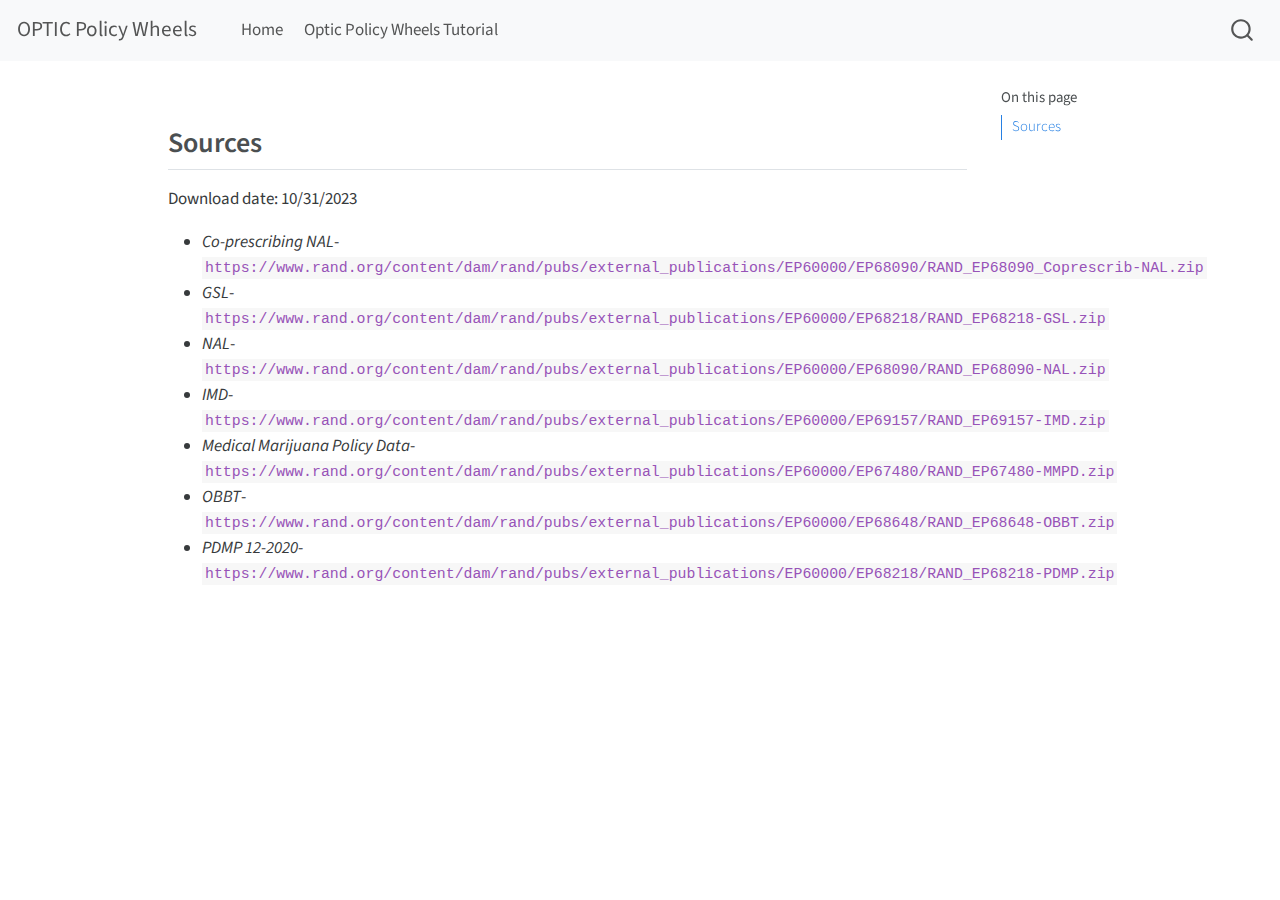
<file: Data/raw/readme.html>
<!DOCTYPE html>
<html xmlns="http://www.w3.org/1999/xhtml" lang="en" xml:lang="en"><head>

<meta charset="utf-8">
<meta name="generator" content="quarto-1.4.37">

<meta name="viewport" content="width=device-width, initial-scale=1.0, user-scalable=yes">


<title>OPTIC Policy Wheels – readme</title>
<style>
code{white-space: pre-wrap;}
span.smallcaps{font-variant: small-caps;}
div.columns{display: flex; gap: min(4vw, 1.5em);}
div.column{flex: auto; overflow-x: auto;}
div.hanging-indent{margin-left: 1.5em; text-indent: -1.5em;}
ul.task-list{list-style: none;}
ul.task-list li input[type="checkbox"] {
  width: 0.8em;
  margin: 0 0.8em 0.2em -1em; /* quarto-specific, see https://github.com/quarto-dev/quarto-cli/issues/4556 */ 
  vertical-align: middle;
}
</style>


<script src="../../site_libs/quarto-nav/quarto-nav.js"></script>
<script src="../../site_libs/quarto-nav/headroom.min.js"></script>
<script src="../../site_libs/clipboard/clipboard.min.js"></script>
<script src="../../site_libs/quarto-search/autocomplete.umd.js"></script>
<script src="../../site_libs/quarto-search/fuse.min.js"></script>
<script src="../../site_libs/quarto-search/quarto-search.js"></script>
<meta name="quarto:offset" content="../../">
<script src="../../site_libs/quarto-html/quarto.js"></script>
<script src="../../site_libs/quarto-html/popper.min.js"></script>
<script src="../../site_libs/quarto-html/tippy.umd.min.js"></script>
<script src="../../site_libs/quarto-html/anchor.min.js"></script>
<link href="../../site_libs/quarto-html/tippy.css" rel="stylesheet">
<link href="../../site_libs/quarto-html/quarto-syntax-highlighting.css" rel="stylesheet" id="quarto-text-highlighting-styles">
<script src="../../site_libs/bootstrap/bootstrap.min.js"></script>
<link href="../../site_libs/bootstrap/bootstrap-icons.css" rel="stylesheet">
<link href="../../site_libs/bootstrap/bootstrap.min.css" rel="stylesheet" id="quarto-bootstrap" data-mode="light">
<script id="quarto-search-options" type="application/json">{
  "location": "navbar",
  "copy-button": false,
  "collapse-after": 3,
  "panel-placement": "end",
  "type": "overlay",
  "limit": 20,
  "language": {
    "search-no-results-text": "No results",
    "search-matching-documents-text": "matching documents",
    "search-copy-link-title": "Copy link to search",
    "search-hide-matches-text": "Hide additional matches",
    "search-more-match-text": "more match in this document",
    "search-more-matches-text": "more matches in this document",
    "search-clear-button-title": "Clear",
    "search-detached-cancel-button-title": "Cancel",
    "search-submit-button-title": "Submit"
  }
}</script>


<link rel="stylesheet" href="../../styles.css">
</head>

<body class="nav-fixed">

<div id="quarto-search-results"></div>
  <header id="quarto-header" class="headroom fixed-top">
    <nav class="navbar navbar-expand-lg navbar-dark ">
      <div class="navbar-container container-fluid">
      <div class="navbar-brand-container">
    <a class="navbar-brand" href="../../index.html">
    <span class="navbar-title">OPTIC Policy Wheels</span>
    </a>
  </div>
            <div id="quarto-search" class="" title="Search"></div>
          <button class="navbar-toggler" type="button" data-bs-toggle="collapse" data-bs-target="#navbarCollapse" aria-controls="navbarCollapse" aria-expanded="false" aria-label="Toggle navigation" onclick="if (window.quartoToggleHeadroom) { window.quartoToggleHeadroom(); }">
  <span class="navbar-toggler-icon"></span>
</button>
          <div class="collapse navbar-collapse" id="navbarCollapse">
            <ul class="navbar-nav navbar-nav-scroll me-auto">
  <li class="nav-item">
    <a class="nav-link" href="../../index.html" rel="" target="">
 <span class="menu-text">Home</span></a>
  </li>  
  <li class="nav-item">
    <a class="nav-link" href="../../tutorial.html" rel="" target="">
 <span class="menu-text">Optic Policy Wheels Tutorial</span></a>
  </li>  
</ul>
            <div class="quarto-navbar-tools ms-auto">
</div>
          </div> <!-- /navcollapse -->
      </div> <!-- /container-fluid -->
    </nav>
</header>
<!-- content -->
<div id="quarto-content" class="quarto-container page-columns page-rows-contents page-layout-article page-navbar">
<!-- sidebar -->
<!-- margin-sidebar -->
    <div id="quarto-margin-sidebar" class="sidebar margin-sidebar">
        <nav id="TOC" role="doc-toc" class="toc-active">
    <h2 id="toc-title">On this page</h2>
   
  <ul>
  <li><a href="#sources" id="toc-sources" class="nav-link active" data-scroll-target="#sources">Sources</a></li>
  </ul>
</nav>
    </div>
<!-- main -->
<main class="content" id="quarto-document-content">



<section id="sources" class="level2">
<h2 class="anchored" data-anchor-id="sources">Sources</h2>
<p>Download date: 10/31/2023</p>
<ul>
<li><em>Co-prescribing NAL</em>- <code>https://www.rand.org/content/dam/rand/pubs/external_publications/EP60000/EP68090/RAND_EP68090_Coprescrib-NAL.zip</code></li>
<li><em>GSL</em>- <code>https://www.rand.org/content/dam/rand/pubs/external_publications/EP60000/EP68218/RAND_EP68218-GSL.zip</code></li>
<li><em>NAL</em>- <code>https://www.rand.org/content/dam/rand/pubs/external_publications/EP60000/EP68090/RAND_EP68090-NAL.zip</code></li>
<li><em>IMD</em>- <code>https://www.rand.org/content/dam/rand/pubs/external_publications/EP60000/EP69157/RAND_EP69157-IMD.zip</code></li>
<li><em>Medical Marijuana Policy Data</em>- <code>https://www.rand.org/content/dam/rand/pubs/external_publications/EP60000/EP67480/RAND_EP67480-MMPD.zip</code></li>
<li><em>OBBT</em>- <code>https://www.rand.org/content/dam/rand/pubs/external_publications/EP60000/EP68648/RAND_EP68648-OBBT.zip</code></li>
<li><em>PDMP 12-2020</em>- <code>https://www.rand.org/content/dam/rand/pubs/external_publications/EP60000/EP68218/RAND_EP68218-PDMP.zip</code></li>
</ul>


</section>

</main> <!-- /main -->
<script id="quarto-html-after-body" type="application/javascript">
window.document.addEventListener("DOMContentLoaded", function (event) {
  const toggleBodyColorMode = (bsSheetEl) => {
    const mode = bsSheetEl.getAttribute("data-mode");
    const bodyEl = window.document.querySelector("body");
    if (mode === "dark") {
      bodyEl.classList.add("quarto-dark");
      bodyEl.classList.remove("quarto-light");
    } else {
      bodyEl.classList.add("quarto-light");
      bodyEl.classList.remove("quarto-dark");
    }
  }
  const toggleBodyColorPrimary = () => {
    const bsSheetEl = window.document.querySelector("link#quarto-bootstrap");
    if (bsSheetEl) {
      toggleBodyColorMode(bsSheetEl);
    }
  }
  toggleBodyColorPrimary();  
  const icon = "";
  const anchorJS = new window.AnchorJS();
  anchorJS.options = {
    placement: 'right',
    icon: icon
  };
  anchorJS.add('.anchored');
  const isCodeAnnotation = (el) => {
    for (const clz of el.classList) {
      if (clz.startsWith('code-annotation-')) {                     
        return true;
      }
    }
    return false;
  }
  const clipboard = new window.ClipboardJS('.code-copy-button', {
    text: function(trigger) {
      const codeEl = trigger.previousElementSibling.cloneNode(true);
      for (const childEl of codeEl.children) {
        if (isCodeAnnotation(childEl)) {
          childEl.remove();
        }
      }
      return codeEl.innerText;
    }
  });
  clipboard.on('success', function(e) {
    // button target
    const button = e.trigger;
    // don't keep focus
    button.blur();
    // flash "checked"
    button.classList.add('code-copy-button-checked');
    var currentTitle = button.getAttribute("title");
    button.setAttribute("title", "Copied!");
    let tooltip;
    if (window.bootstrap) {
      button.setAttribute("data-bs-toggle", "tooltip");
      button.setAttribute("data-bs-placement", "left");
      button.setAttribute("data-bs-title", "Copied!");
      tooltip = new bootstrap.Tooltip(button, 
        { trigger: "manual", 
          customClass: "code-copy-button-tooltip",
          offset: [0, -8]});
      tooltip.show();    
    }
    setTimeout(function() {
      if (tooltip) {
        tooltip.hide();
        button.removeAttribute("data-bs-title");
        button.removeAttribute("data-bs-toggle");
        button.removeAttribute("data-bs-placement");
      }
      button.setAttribute("title", currentTitle);
      button.classList.remove('code-copy-button-checked');
    }, 1000);
    // clear code selection
    e.clearSelection();
  });
  function tippyHover(el, contentFn) {
    const config = {
      allowHTML: true,
      content: contentFn,
      maxWidth: 500,
      delay: 100,
      arrow: false,
      appendTo: function(el) {
          return el.parentElement;
      },
      interactive: true,
      interactiveBorder: 10,
      theme: 'quarto',
      placement: 'bottom-start'
    };
    window.tippy(el, config); 
  }
  const noterefs = window.document.querySelectorAll('a[role="doc-noteref"]');
  for (var i=0; i<noterefs.length; i++) {
    const ref = noterefs[i];
    tippyHover(ref, function() {
      // use id or data attribute instead here
      let href = ref.getAttribute('data-footnote-href') || ref.getAttribute('href');
      try { href = new URL(href).hash; } catch {}
      const id = href.replace(/^#\/?/, "");
      const note = window.document.getElementById(id);
      return note.innerHTML;
    });
  }
  const xrefs = window.document.querySelectorAll('a.quarto-xref');
  for (var i=0; i<xrefs.length; i++) {
    const xref = xrefs[i];
    tippyHover(xref, function() {
      let href = xref.getAttribute('href');
      try { href = new URL(href).hash; } catch {}
      const id = href.replace(/^#\/?/, "");
      const note = window.document.getElementById(id);
      if (id.startsWith('sec-')) {
        // Special case sections, only their first couple elements
        const container = document.createElement("div");
        if (note.children.length > 2) {
          for (let i = 0; i < 2; i++) {
            container.appendChild(note.children[i].cloneNode(true));
          }
          return container.innerHTML
        } else {
          return note.innerHTML;
        }
      } else {
        return note.innerHTML;
      }
    });
  }
      let selectedAnnoteEl;
      const selectorForAnnotation = ( cell, annotation) => {
        let cellAttr = 'data-code-cell="' + cell + '"';
        let lineAttr = 'data-code-annotation="' +  annotation + '"';
        const selector = 'span[' + cellAttr + '][' + lineAttr + ']';
        return selector;
      }
      const selectCodeLines = (annoteEl) => {
        const doc = window.document;
        const targetCell = annoteEl.getAttribute("data-target-cell");
        const targetAnnotation = annoteEl.getAttribute("data-target-annotation");
        const annoteSpan = window.document.querySelector(selectorForAnnotation(targetCell, targetAnnotation));
        const lines = annoteSpan.getAttribute("data-code-lines").split(",");
        const lineIds = lines.map((line) => {
          return targetCell + "-" + line;
        })
        let top = null;
        let height = null;
        let parent = null;
        if (lineIds.length > 0) {
            //compute the position of the single el (top and bottom and make a div)
            const el = window.document.getElementById(lineIds[0]);
            top = el.offsetTop;
            height = el.offsetHeight;
            parent = el.parentElement.parentElement;
          if (lineIds.length > 1) {
            const lastEl = window.document.getElementById(lineIds[lineIds.length - 1]);
            const bottom = lastEl.offsetTop + lastEl.offsetHeight;
            height = bottom - top;
          }
          if (top !== null && height !== null && parent !== null) {
            // cook up a div (if necessary) and position it 
            let div = window.document.getElementById("code-annotation-line-highlight");
            if (div === null) {
              div = window.document.createElement("div");
              div.setAttribute("id", "code-annotation-line-highlight");
              div.style.position = 'absolute';
              parent.appendChild(div);
            }
            div.style.top = top - 2 + "px";
            div.style.height = height + 4 + "px";
            let gutterDiv = window.document.getElementById("code-annotation-line-highlight-gutter");
            if (gutterDiv === null) {
              gutterDiv = window.document.createElement("div");
              gutterDiv.setAttribute("id", "code-annotation-line-highlight-gutter");
              gutterDiv.style.position = 'absolute';
              const codeCell = window.document.getElementById(targetCell);
              const gutter = codeCell.querySelector('.code-annotation-gutter');
              gutter.appendChild(gutterDiv);
            }
            gutterDiv.style.top = top - 2 + "px";
            gutterDiv.style.height = height + 4 + "px";
          }
          selectedAnnoteEl = annoteEl;
        }
      };
      const unselectCodeLines = () => {
        const elementsIds = ["code-annotation-line-highlight", "code-annotation-line-highlight-gutter"];
        elementsIds.forEach((elId) => {
          const div = window.document.getElementById(elId);
          if (div) {
            div.remove();
          }
        });
        selectedAnnoteEl = undefined;
      };
      // Attach click handler to the DT
      const annoteDls = window.document.querySelectorAll('dt[data-target-cell]');
      for (const annoteDlNode of annoteDls) {
        annoteDlNode.addEventListener('click', (event) => {
          const clickedEl = event.target;
          if (clickedEl !== selectedAnnoteEl) {
            unselectCodeLines();
            const activeEl = window.document.querySelector('dt[data-target-cell].code-annotation-active');
            if (activeEl) {
              activeEl.classList.remove('code-annotation-active');
            }
            selectCodeLines(clickedEl);
            clickedEl.classList.add('code-annotation-active');
          } else {
            // Unselect the line
            unselectCodeLines();
            clickedEl.classList.remove('code-annotation-active');
          }
        });
      }
  const findCites = (el) => {
    const parentEl = el.parentElement;
    if (parentEl) {
      const cites = parentEl.dataset.cites;
      if (cites) {
        return {
          el,
          cites: cites.split(' ')
        };
      } else {
        return findCites(el.parentElement)
      }
    } else {
      return undefined;
    }
  };
  var bibliorefs = window.document.querySelectorAll('a[role="doc-biblioref"]');
  for (var i=0; i<bibliorefs.length; i++) {
    const ref = bibliorefs[i];
    const citeInfo = findCites(ref);
    if (citeInfo) {
      tippyHover(citeInfo.el, function() {
        var popup = window.document.createElement('div');
        citeInfo.cites.forEach(function(cite) {
          var citeDiv = window.document.createElement('div');
          citeDiv.classList.add('hanging-indent');
          citeDiv.classList.add('csl-entry');
          var biblioDiv = window.document.getElementById('ref-' + cite);
          if (biblioDiv) {
            citeDiv.innerHTML = biblioDiv.innerHTML;
          }
          popup.appendChild(citeDiv);
        });
        return popup.innerHTML;
      });
    }
  }
});
</script>
</div> <!-- /content -->



</body></html>
</file>
<file: site_libs/quarto-html/tippy.css>
.tippy-box[data-animation=fade][data-state=hidden]{opacity:0}[data-tippy-root]{max-width:calc(100vw - 10px)}.tippy-box{position:relative;background-color:#333;color:#fff;border-radius:4px;font-size:14px;line-height:1.4;white-space:normal;outline:0;transition-property:transform,visibility,opacity}.tippy-box[data-placement^=top]>.tippy-arrow{bottom:0}.tippy-box[data-placement^=top]>.tippy-arrow:before{bottom:-7px;left:0;border-width:8px 8px 0;border-top-color:initial;transform-origin:center top}.tippy-box[data-placement^=bottom]>.tippy-arrow{top:0}.tippy-box[data-placement^=bottom]>.tippy-arrow:before{top:-7px;left:0;border-width:0 8px 8px;border-bottom-color:initial;transform-origin:center bottom}.tippy-box[data-placement^=left]>.tippy-arrow{right:0}.tippy-box[data-placement^=left]>.tippy-arrow:before{border-width:8px 0 8px 8px;border-left-color:initial;right:-7px;transform-origin:center left}.tippy-box[data-placement^=right]>.tippy-arrow{left:0}.tippy-box[data-placement^=right]>.tippy-arrow:before{left:-7px;border-width:8px 8px 8px 0;border-right-color:initial;transform-origin:center right}.tippy-box[data-inertia][data-state=visible]{transition-timing-function:cubic-bezier(.54,1.5,.38,1.11)}.tippy-arrow{width:16px;height:16px;color:#333}.tippy-arrow:before{content:"";position:absolute;border-color:transparent;border-style:solid}.tippy-content{position:relative;padding:5px 9px;z-index:1}
</file>
<file: site_libs/quarto-html/quarto-syntax-highlighting.css>
/* quarto syntax highlight colors */
:root {
  --quarto-hl-ot-color: #003B4F;
  --quarto-hl-at-color: #657422;
  --quarto-hl-ss-color: #20794D;
  --quarto-hl-an-color: #5E5E5E;
  --quarto-hl-fu-color: #4758AB;
  --quarto-hl-st-color: #20794D;
  --quarto-hl-cf-color: #003B4F;
  --quarto-hl-op-color: #5E5E5E;
  --quarto-hl-er-color: #AD0000;
  --quarto-hl-bn-color: #AD0000;
  --quarto-hl-al-color: #AD0000;
  --quarto-hl-va-color: #111111;
  --quarto-hl-bu-color: inherit;
  --quarto-hl-ex-color: inherit;
  --quarto-hl-pp-color: #AD0000;
  --quarto-hl-in-color: #5E5E5E;
  --quarto-hl-vs-color: #20794D;
  --quarto-hl-wa-color: #5E5E5E;
  --quarto-hl-do-color: #5E5E5E;
  --quarto-hl-im-color: #00769E;
  --quarto-hl-ch-color: #20794D;
  --quarto-hl-dt-color: #AD0000;
  --quarto-hl-fl-color: #AD0000;
  --quarto-hl-co-color: #5E5E5E;
  --quarto-hl-cv-color: #5E5E5E;
  --quarto-hl-cn-color: #8f5902;
  --quarto-hl-sc-color: #5E5E5E;
  --quarto-hl-dv-color: #AD0000;
  --quarto-hl-kw-color: #003B4F;
}

/* other quarto variables */
:root {
  --quarto-font-monospace: SFMono-Regular, Menlo, Monaco, Consolas, "Liberation Mono", "Courier New", monospace;
}

pre > code.sourceCode > span {
  color: #003B4F;
}

code span {
  color: #003B4F;
}

code.sourceCode > span {
  color: #003B4F;
}

div.sourceCode,
div.sourceCode pre.sourceCode {
  color: #003B4F;
}

code span.ot {
  color: #003B4F;
  font-style: inherit;
}

code span.at {
  color: #657422;
  font-style: inherit;
}

code span.ss {
  color: #20794D;
  font-style: inherit;
}

code span.an {
  color: #5E5E5E;
  font-style: inherit;
}

code span.fu {
  color: #4758AB;
  font-style: inherit;
}

code span.st {
  color: #20794D;
  font-style: inherit;
}

code span.cf {
  color: #003B4F;
  font-style: inherit;
}

code span.op {
  color: #5E5E5E;
  font-style: inherit;
}

code span.er {
  color: #AD0000;
  font-style: inherit;
}

code span.bn {
  color: #AD0000;
  font-style: inherit;
}

code span.al {
  color: #AD0000;
  font-style: inherit;
}

code span.va {
  color: #111111;
  font-style: inherit;
}

code span.bu {
  font-style: inherit;
}

code span.ex {
  font-style: inherit;
}

code span.pp {
  color: #AD0000;
  font-style: inherit;
}

code span.in {
  color: #5E5E5E;
  font-style: inherit;
}

code span.vs {
  color: #20794D;
  font-style: inherit;
}

code span.wa {
  color: #5E5E5E;
  font-style: italic;
}

code span.do {
  color: #5E5E5E;
  font-style: italic;
}

code span.im {
  color: #00769E;
  font-style: inherit;
}

code span.ch {
  color: #20794D;
  font-style: inherit;
}

code span.dt {
  color: #AD0000;
  font-style: inherit;
}

code span.fl {
  color: #AD0000;
  font-style: inherit;
}

code span.co {
  color: #5E5E5E;
  font-style: inherit;
}

code span.cv {
  color: #5E5E5E;
  font-style: italic;
}

code span.cn {
  color: #8f5902;
  font-style: inherit;
}

code span.sc {
  color: #5E5E5E;
  font-style: inherit;
}

code span.dv {
  color: #AD0000;
  font-style: inherit;
}

code span.kw {
  color: #003B4F;
  font-style: inherit;
}

.prevent-inlining {
  content: "</";
}

/*# sourceMappingURL=debc5d5d77c3f9108843748ff7464032.css.map */
</file>
<file: styles.css>
/* css styles */
</file>
<file: docs/site_libs/quarto-html/tippy.css>
.tippy-box[data-animation=fade][data-state=hidden]{opacity:0}[data-tippy-root]{max-width:calc(100vw - 10px)}.tippy-box{position:relative;background-color:#333;color:#fff;border-radius:4px;font-size:14px;line-height:1.4;white-space:normal;outline:0;transition-property:transform,visibility,opacity}.tippy-box[data-placement^=top]>.tippy-arrow{bottom:0}.tippy-box[data-placement^=top]>.tippy-arrow:before{bottom:-7px;left:0;border-width:8px 8px 0;border-top-color:initial;transform-origin:center top}.tippy-box[data-placement^=bottom]>.tippy-arrow{top:0}.tippy-box[data-placement^=bottom]>.tippy-arrow:before{top:-7px;left:0;border-width:0 8px 8px;border-bottom-color:initial;transform-origin:center bottom}.tippy-box[data-placement^=left]>.tippy-arrow{right:0}.tippy-box[data-placement^=left]>.tippy-arrow:before{border-width:8px 0 8px 8px;border-left-color:initial;right:-7px;transform-origin:center left}.tippy-box[data-placement^=right]>.tippy-arrow{left:0}.tippy-box[data-placement^=right]>.tippy-arrow:before{left:-7px;border-width:8px 8px 8px 0;border-right-color:initial;transform-origin:center right}.tippy-box[data-inertia][data-state=visible]{transition-timing-function:cubic-bezier(.54,1.5,.38,1.11)}.tippy-arrow{width:16px;height:16px;color:#333}.tippy-arrow:before{content:"";position:absolute;border-color:transparent;border-style:solid}.tippy-content{position:relative;padding:5px 9px;z-index:1}
</file>
<file: docs/site_libs/quarto-html/quarto-syntax-highlighting.css>
/* quarto syntax highlight colors */
:root {
  --quarto-hl-ot-color: #003B4F;
  --quarto-hl-at-color: #657422;
  --quarto-hl-ss-color: #20794D;
  --quarto-hl-an-color: #5E5E5E;
  --quarto-hl-fu-color: #4758AB;
  --quarto-hl-st-color: #20794D;
  --quarto-hl-cf-color: #003B4F;
  --quarto-hl-op-color: #5E5E5E;
  --quarto-hl-er-color: #AD0000;
  --quarto-hl-bn-color: #AD0000;
  --quarto-hl-al-color: #AD0000;
  --quarto-hl-va-color: #111111;
  --quarto-hl-bu-color: inherit;
  --quarto-hl-ex-color: inherit;
  --quarto-hl-pp-color: #AD0000;
  --quarto-hl-in-color: #5E5E5E;
  --quarto-hl-vs-color: #20794D;
  --quarto-hl-wa-color: #5E5E5E;
  --quarto-hl-do-color: #5E5E5E;
  --quarto-hl-im-color: #00769E;
  --quarto-hl-ch-color: #20794D;
  --quarto-hl-dt-color: #AD0000;
  --quarto-hl-fl-color: #AD0000;
  --quarto-hl-co-color: #5E5E5E;
  --quarto-hl-cv-color: #5E5E5E;
  --quarto-hl-cn-color: #8f5902;
  --quarto-hl-sc-color: #5E5E5E;
  --quarto-hl-dv-color: #AD0000;
  --quarto-hl-kw-color: #003B4F;
}

/* other quarto variables */
:root {
  --quarto-font-monospace: SFMono-Regular, Menlo, Monaco, Consolas, "Liberation Mono", "Courier New", monospace;
}

pre > code.sourceCode > span {
  color: #003B4F;
}

code span {
  color: #003B4F;
}

code.sourceCode > span {
  color: #003B4F;
}

div.sourceCode,
div.sourceCode pre.sourceCode {
  color: #003B4F;
}

code span.ot {
  color: #003B4F;
  font-style: inherit;
}

code span.at {
  color: #657422;
  font-style: inherit;
}

code span.ss {
  color: #20794D;
  font-style: inherit;
}

code span.an {
  color: #5E5E5E;
  font-style: inherit;
}

code span.fu {
  color: #4758AB;
  font-style: inherit;
}

code span.st {
  color: #20794D;
  font-style: inherit;
}

code span.cf {
  color: #003B4F;
  font-style: inherit;
}

code span.op {
  color: #5E5E5E;
  font-style: inherit;
}

code span.er {
  color: #AD0000;
  font-style: inherit;
}

code span.bn {
  color: #AD0000;
  font-style: inherit;
}

code span.al {
  color: #AD0000;
  font-style: inherit;
}

code span.va {
  color: #111111;
  font-style: inherit;
}

code span.bu {
  font-style: inherit;
}

code span.ex {
  font-style: inherit;
}

code span.pp {
  color: #AD0000;
  font-style: inherit;
}

code span.in {
  color: #5E5E5E;
  font-style: inherit;
}

code span.vs {
  color: #20794D;
  font-style: inherit;
}

code span.wa {
  color: #5E5E5E;
  font-style: italic;
}

code span.do {
  color: #5E5E5E;
  font-style: italic;
}

code span.im {
  color: #00769E;
  font-style: inherit;
}

code span.ch {
  color: #20794D;
  font-style: inherit;
}

code span.dt {
  color: #AD0000;
  font-style: inherit;
}

code span.fl {
  color: #AD0000;
  font-style: inherit;
}

code span.co {
  color: #5E5E5E;
  font-style: inherit;
}

code span.cv {
  color: #5E5E5E;
  font-style: italic;
}

code span.cn {
  color: #8f5902;
  font-style: inherit;
}

code span.sc {
  color: #5E5E5E;
  font-style: inherit;
}

code span.dv {
  color: #AD0000;
  font-style: inherit;
}

code span.kw {
  color: #003B4F;
  font-style: inherit;
}

.prevent-inlining {
  content: "</";
}

/*# sourceMappingURL=debc5d5d77c3f9108843748ff7464032.css.map */
</file>
